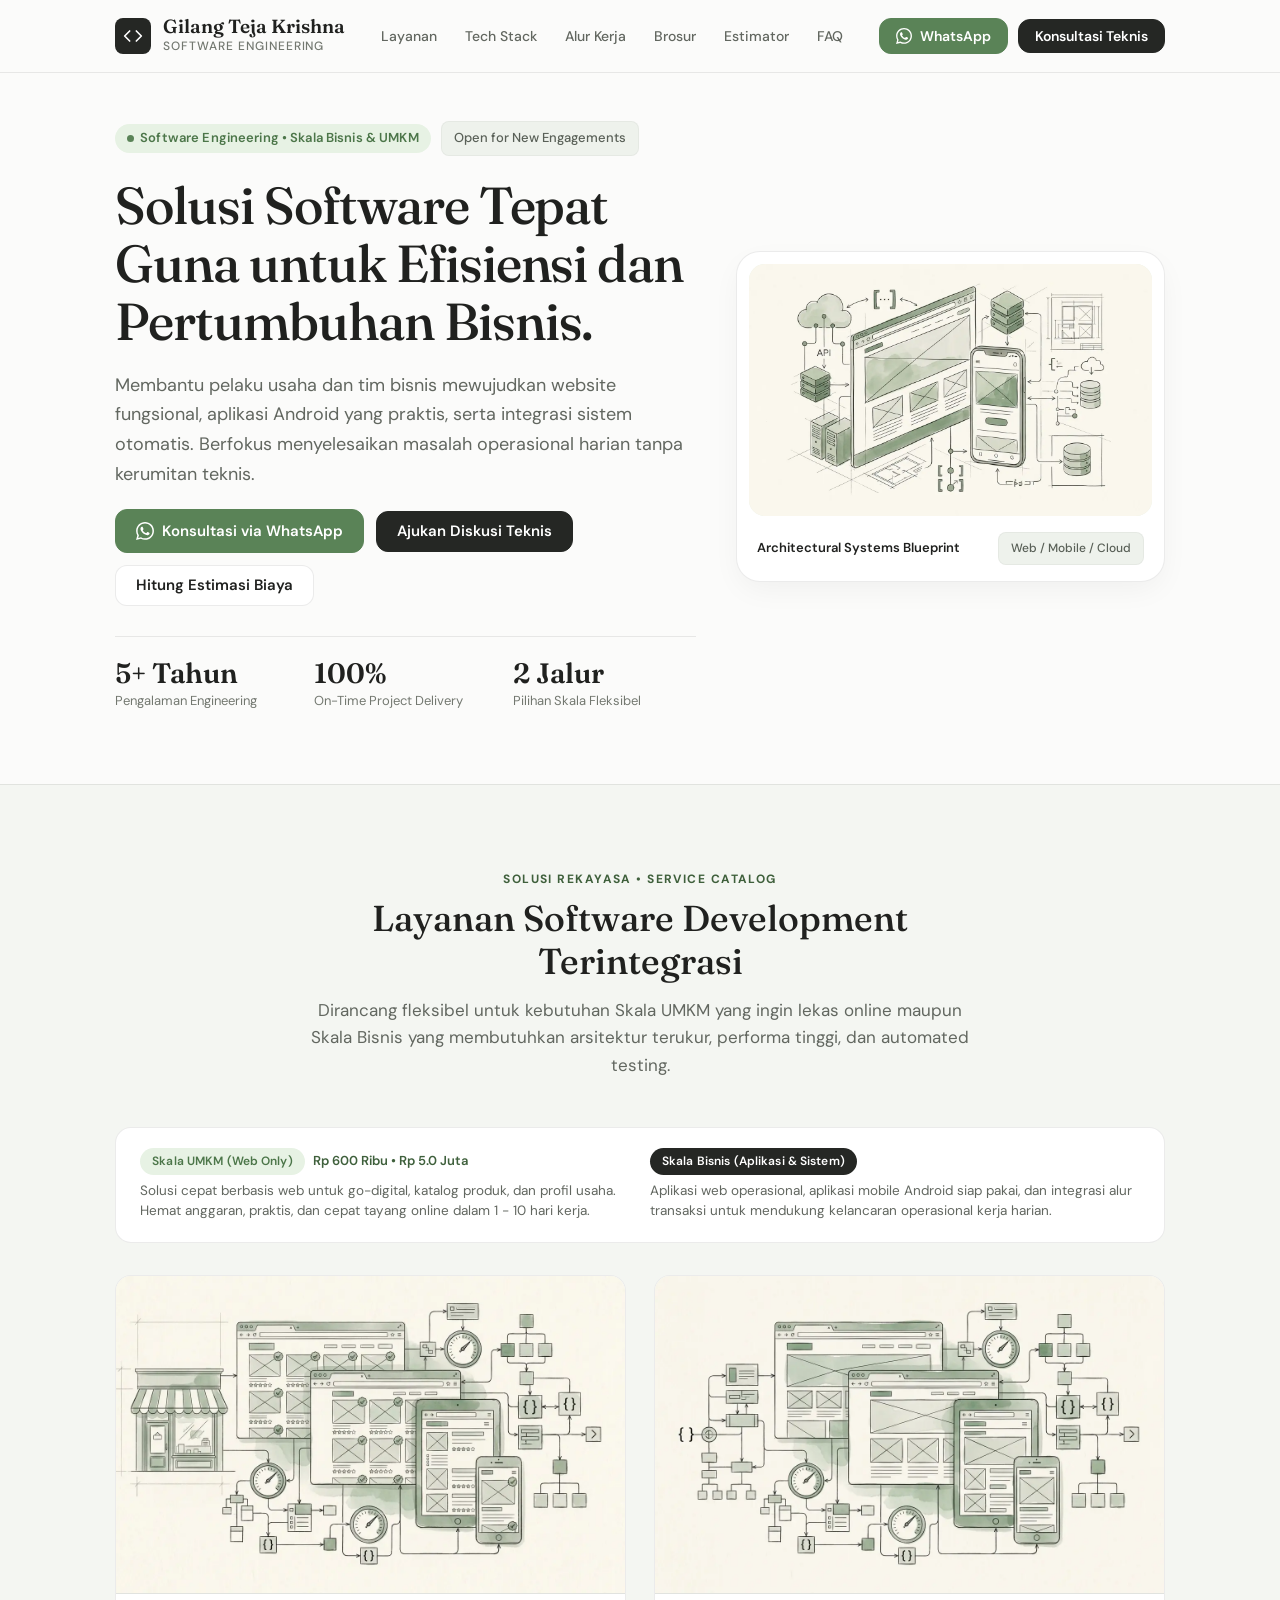
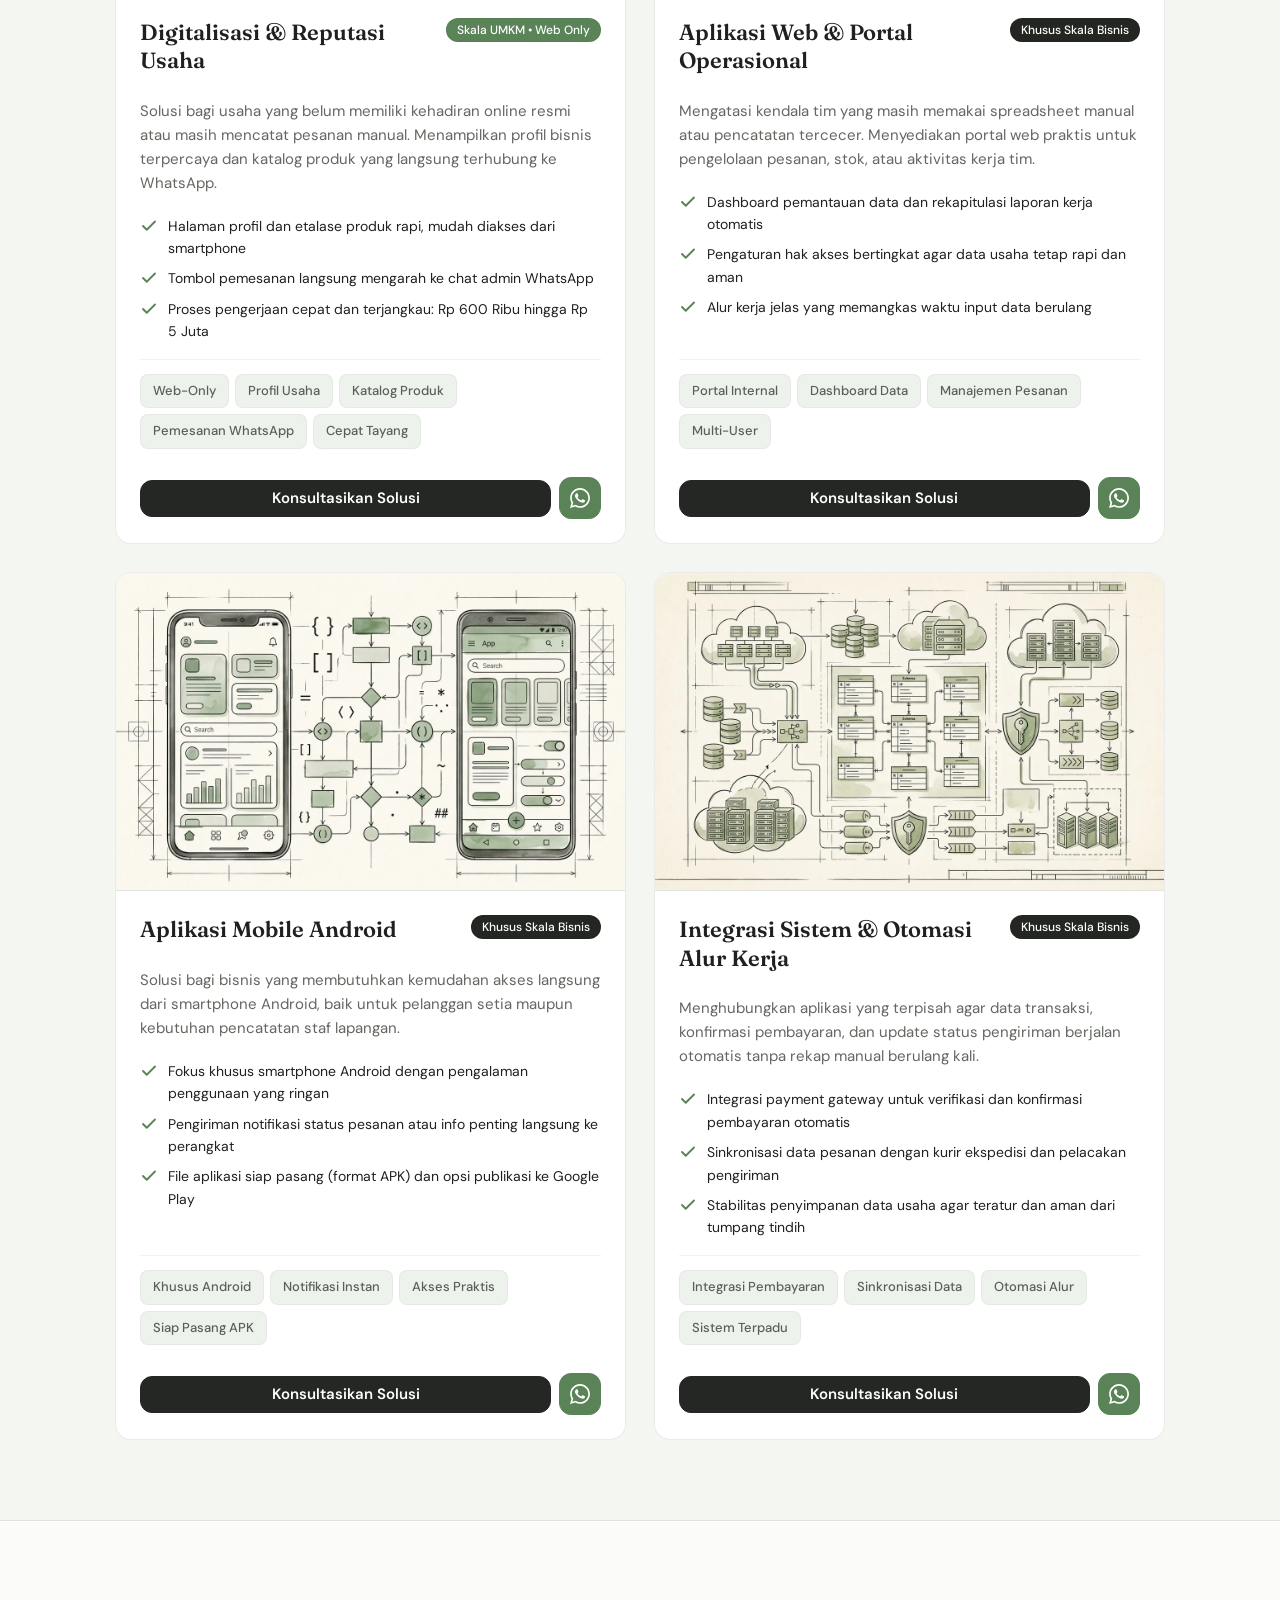
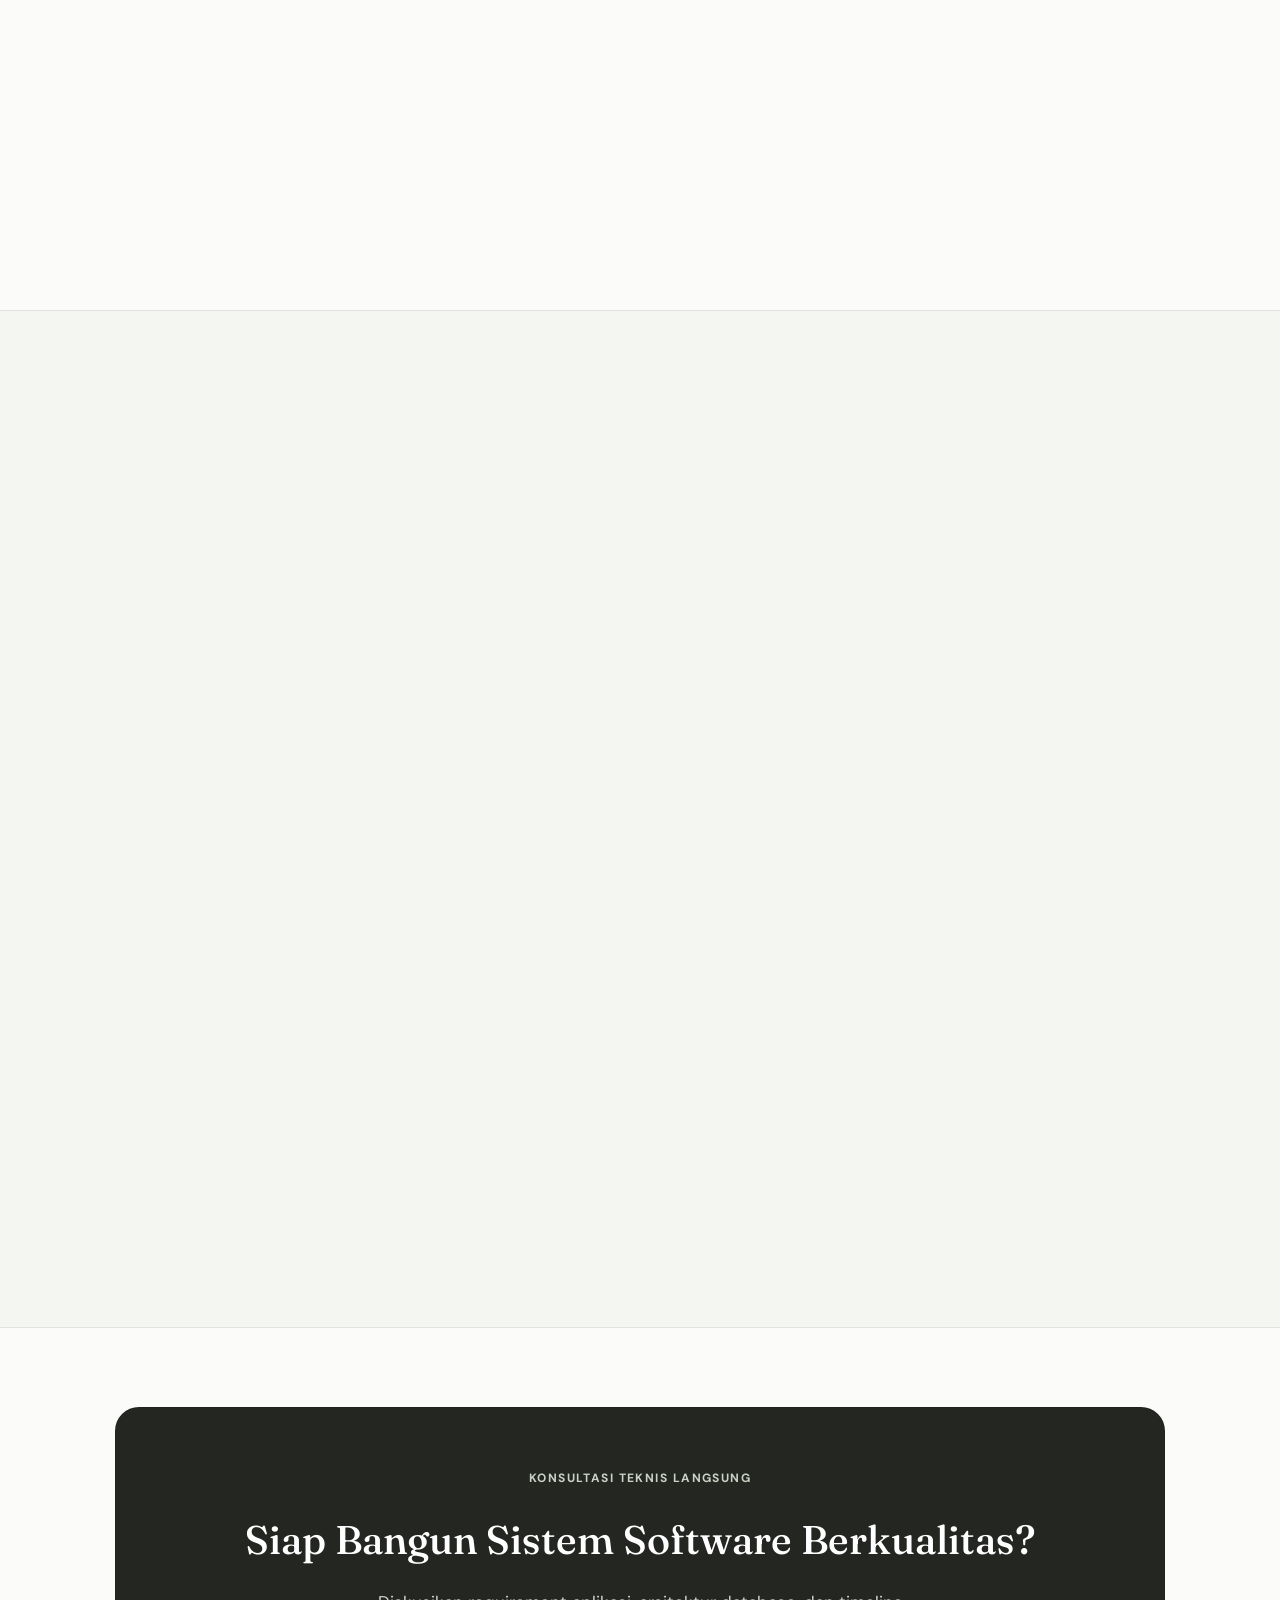
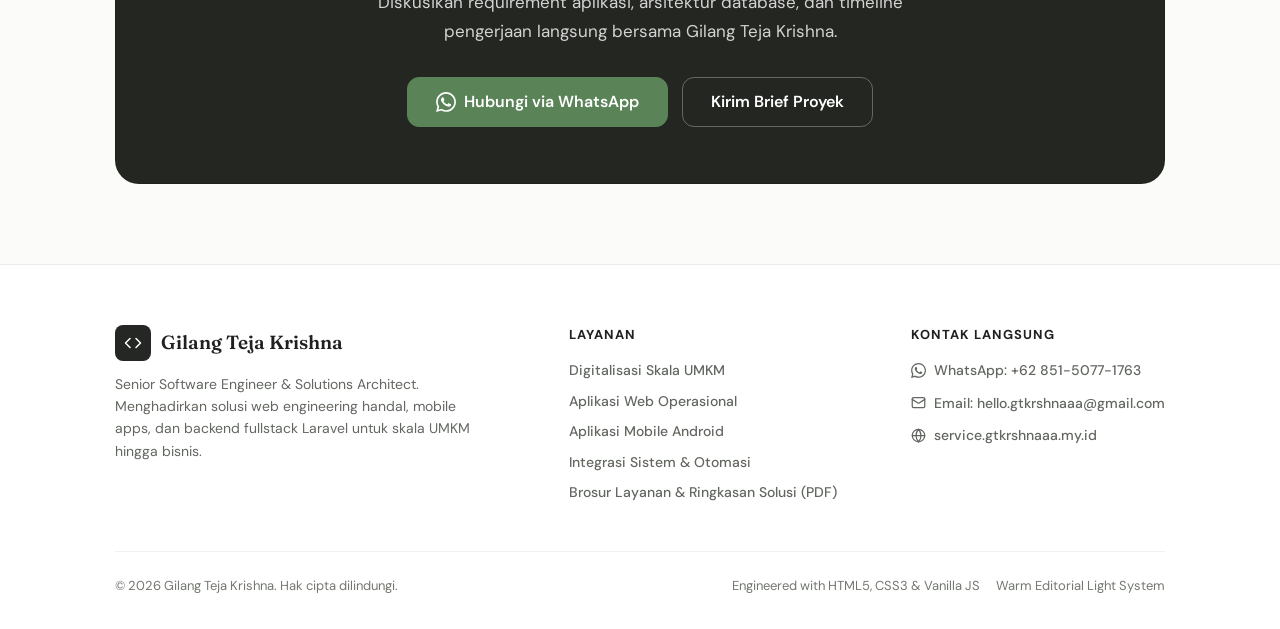
<file: index.html>
<!DOCTYPE html>
<html lang="id">
<head>
  <meta charset="UTF-8">
  <meta name="viewport" content="width=device-width, initial-scale=1.0">
  <title>Gilang Teja Krishna | Software Engineering Services &amp; Solusi Web</title>
  <meta name="description" content="Layanan software engineering profesional oleh Gilang Teja Krishna. Solusi tepat guna untuk Skala UMKM (web-only, landing page hingga sistem web terpadu) dan Skala Bisnis (aplikasi web operasional, mobile app Android, dan integrasi sistem).">

  <!-- Typography: Fraunces & DM Sans -->
  <link rel="preconnect" href="https://fonts.googleapis.com">
  <link rel="preconnect" href="https://fonts.gstatic.com" crossorigin>
  <link href="https://fonts.googleapis.com/css2?family=DM+Sans:ital,opsz,wght@0,9..40,400..700;1,9..40,400..700&family=Fraunces:ital,opsz,wght@0,9..144,400..700;1,9..144,400..700&display=swap" rel="stylesheet">

  <!-- Core Stylesheets -->
  <link rel="stylesheet" href="assets/css/tokens.css">
  <link rel="stylesheet" href="assets/css/components.css">
  <link rel="stylesheet" href="assets/css/layout.css">
  <link rel="stylesheet" href="assets/css/sections.css">
</head>
<body>

  <!-- Site Navigation Header -->
  <header class="site-header">
    <div class="container header-inner">
      <a href="#" class="brand-logo" aria-label="Gilang Teja Krishna Homepage">
        <div class="brand-icon">
          <svg width="20" height="20" viewBox="0 0 24 24" fill="none" stroke="currentColor" stroke-width="2" stroke-linecap="round" stroke-linejoin="round">
            <polyline points="16 18 22 12 16 6"></polyline>
            <polyline points="8 6 2 12 8 18"></polyline>
          </svg>
        </div>
        <div>
          <div class="brand-title">Gilang Teja Krishna</div>
          <div class="brand-subtitle">Software Engineering</div>
        </div>
      </a>

      <nav class="nav-desktop">
        <a href="#services" class="nav-link">Layanan</a>
        <a href="#tech-stack" class="nav-link">Tech Stack</a>
        <a href="#process" class="nav-link">Alur Kerja</a>
        <a href="#brochure" class="nav-link">Brosur</a>
        <a href="#pricing" class="nav-link">Estimator</a>
        <a href="#faq" class="nav-link">FAQ</a>
      </nav>

      <div class="header-actions">
        <a href="https://wa.me/6285150771763?text=Halo%20Gilang%20Teja%20Krishna%2C%20saya%20ingin%20konsultasi%20mengenai%20proyek%20software." target="_blank" rel="noopener noreferrer" class="btn btn-whatsapp header-wa-btn">
          <svg width="16" height="16" viewBox="0 0 24 24" fill="currentColor" aria-hidden="true">
            <path d="M.057 24l1.687-6.163c-1.041-1.804-1.588-3.849-1.587-5.946.003-6.556 5.338-11.891 11.893-11.891 3.181.001 6.167 1.24 8.413 3.488 2.245 2.248 3.481 5.236 3.48 8.414-.003 6.557-5.338 11.892-11.893 11.892-1.99-.001-3.951-.5-5.688-1.448l-6.305 1.654zm6.597-3.807c1.676.995 3.276 1.591 5.392 1.592 5.448 0 9.886-4.434 9.889-9.885.002-5.462-4.415-9.89-9.881-9.892-5.452 0-9.887 4.434-9.889 9.884-.001 2.225.651 3.891 1.746 5.634l-.999 3.648 3.742-.981zm11.387-5.464c-.074-.124-.272-.198-.57-.347-.297-.149-1.758-.868-2.031-.967-.272-.099-.47-.149-.669.149-.198.297-.768.967-.941 1.165-.173.198-.347.223-.644.074-.297-.149-1.255-.462-2.39-1.475-.883-.788-1.48-1.761-1.653-2.059-.173-.297-.018-.458.13-.606.134-.133.297-.347.446-.521.151-.172.2-.296.3-.495.099-.198.05-.372-.025-.521-.075-.148-.669-1.611-.916-2.206-.242-.579-.487-.501-.669-.51l-.57-.01c-.198 0-.52.074-.792.372s-1.04 1.016-1.04 2.479 1.065 2.876 1.213 3.074c.149.198 2.095 3.2 5.076 4.487.709.306 1.263.489 1.694.626.712.226 1.36.194 1.872.118.571-.085 1.758-.719 2.006-1.413.248-.695.248-1.29.173-1.414z"/>
          </svg>
          <span class="header-wa-label">WhatsApp</span>
        </a>

        <button class="btn btn-primary header-consult-btn" data-open-modal>
          Konsultasi Teknis
        </button>

        <button id="mobile-menu-toggle" class="mobile-toggle" aria-label="Toggle Navigation">
          <svg width="20" height="20" viewBox="0 0 24 24" fill="none" stroke="currentColor" stroke-width="2" stroke-linecap="round" stroke-linejoin="round">
            <line x1="3" y1="12" x2="21" y2="12"></line>
            <line x1="3" y1="6" x2="21" y2="6"></line>
            <line x1="3" y1="18" x2="21" y2="18"></line>
          </svg>
        </button>
      </div>
    </div>
  </header>

  <!-- Mobile Drawer Menu -->
  <div id="mobile-drawer-backdrop" class="mobile-drawer-backdrop"></div>
  <aside id="mobile-drawer" class="mobile-drawer" aria-label="Mobile Navigation Drawer">
    <div class="drawer-header">
      <div class="brand-title">Gilang Teja Krishna</div>
      <button id="mobile-drawer-close" class="btn btn-secondary" style="padding: 6px; border-radius: var(--radius-sm);" aria-label="Close Drawer">
        <svg width="18" height="18" viewBox="0 0 24 24" fill="none" stroke="currentColor" stroke-width="2" stroke-linecap="round" stroke-linejoin="round">
          <line x1="18" y1="6" x2="6" y2="18"></line>
          <line x1="6" y1="6" x2="18" y2="18"></line>
        </svg>
      </button>
    </div>
    <nav class="drawer-nav">
      <a href="#services" class="drawer-link">Layanan</a>
      <a href="#tech-stack" class="drawer-link">Tech Stack</a>
      <a href="#process" class="drawer-link">Alur Kerja</a>
      <a href="#brochure" class="drawer-link">Brosur Layanan</a>
      <a href="#pricing" class="drawer-link">Kalkulator Estimasi</a>
      <a href="#faq" class="drawer-link">Tanya Jawab (FAQ)</a>
    </nav>
    <div style="margin-top: auto; display: flex; flex-direction: column; gap: 10px;">
      <a href="https://wa.me/6285150771763?text=Halo%20Gilang%2C%20saya%20ingin%20konsultasi%20mengenai%20proyek%20software." target="_blank" rel="noopener noreferrer" class="btn btn-whatsapp" style="width: 100%;">
        <svg width="18" height="18" viewBox="0 0 24 24" fill="currentColor" aria-hidden="true">
          <path d="M.057 24l1.687-6.163c-1.041-1.804-1.588-3.849-1.587-5.946.003-6.556 5.338-11.891 11.893-11.891 3.181.001 6.167 1.24 8.413 3.488 2.245 2.248 3.481 5.236 3.48 8.414-.003 6.557-5.338 11.892-11.893 11.892-1.99-.001-3.951-.5-5.688-1.448l-6.305 1.654zm6.597-3.807c1.676.995 3.276 1.591 5.392 1.592 5.448 0 9.886-4.434 9.889-9.885.002-5.462-4.415-9.89-9.881-9.892-5.452 0-9.887 4.434-9.889 9.884-.001 2.225.651 3.891 1.746 5.634l-.999 3.648 3.742-.981zm11.387-5.464c-.074-.124-.272-.198-.57-.347-.297-.149-1.758-.868-2.031-.967-.272-.099-.47-.149-.669.149-.198.297-.768.967-.941 1.165-.173.198-.347.223-.644.074-.297-.149-1.255-.462-2.39-1.475-.883-.788-1.48-1.761-1.653-2.059-.173-.297-.018-.458.13-.606.134-.133.297-.347.446-.521.151-.172.2-.296.3-.495.099-.198.05-.372-.025-.521-.075-.148-.669-1.611-.916-2.206-.242-.579-.487-.501-.669-.51l-.57-.01c-.198 0-.52.074-.792.372s-1.04 1.016-1.04 2.479 1.065 2.876 1.213 3.074c.149.198 2.095 3.2 5.076 4.487.709.306 1.263.489 1.694.626.712.226 1.36.194 1.872.118.571-.085 1.758-.719 2.006-1.413.248-.695.248-1.29.173-1.414z"/>
        </svg>
        Hubungi via WhatsApp
      </a>
      <button class="btn btn-primary" data-open-modal style="width: 100%;">
        Ajukan Konsultasi
      </button>
    </div>
  </aside>

  <!-- Hero Section -->
  <section class="section" style="padding-top: 48px; padding-bottom: 72px;">
    <div class="container">
      <div class="hero-grid">
        <div class="hero-content">
          <div style="display: flex; align-items: center; gap: 10px; flex-wrap: wrap;">
            <span class="pill-badge">
              <span class="dot"></span>
              Software Engineering &bull; Skala Bisnis &amp; UMKM
            </span>
            <span class="chip">Open for New Engagements</span>
          </div>

          <h1 class="hero-title">
            Solusi Software Tepat Guna untuk Efisiensi dan Pertumbuhan Bisnis.
          </h1>

          <p class="hero-subtitle">
            Membantu pelaku usaha dan tim bisnis mewujudkan website fungsional, aplikasi Android yang praktis, serta integrasi sistem otomatis. Berfokus menyelesaikan masalah operasional harian tanpa kerumitan teknis.
          </p>

          <div class="hero-actions">
            <a href="https://wa.me/6285150771763?text=Halo%20Gilang%20Teja%20Krishna%2C%20saya%20ingin%20konsultasi%20mengenai%20layanan%20software%20engineering." target="_blank" rel="noopener noreferrer" class="btn btn-whatsapp">
              <svg width="18" height="18" viewBox="0 0 24 24" fill="currentColor" aria-hidden="true">
                <path d="M.057 24l1.687-6.163c-1.041-1.804-1.588-3.849-1.587-5.946.003-6.556 5.338-11.891 11.893-11.891 3.181.001 6.167 1.24 8.413 3.488 2.245 2.248 3.481 5.236 3.48 8.414-.003 6.557-5.338 11.892-11.893 11.892-1.99-.001-3.951-.5-5.688-1.448l-6.305 1.654zm6.597-3.807c1.676.995 3.276 1.591 5.392 1.592 5.448 0 9.886-4.434 9.889-9.885.002-5.462-4.415-9.89-9.881-9.892-5.452 0-9.887 4.434-9.889 9.884-.001 2.225.651 3.891 1.746 5.634l-.999 3.648 3.742-.981zm11.387-5.464c-.074-.124-.272-.198-.57-.347-.297-.149-1.758-.868-2.031-.967-.272-.099-.47-.149-.669.149-.198.297-.768.967-.941 1.165-.173.198-.347.223-.644.074-.297-.149-1.255-.462-2.39-1.475-.883-.788-1.48-1.761-1.653-2.059-.173-.297-.018-.458.13-.606.134-.133.297-.347.446-.521.151-.172.2-.296.3-.495.099-.198.05-.372-.025-.521-.075-.148-.669-1.611-.916-2.206-.242-.579-.487-.501-.669-.51l-.57-.01c-.198 0-.52.074-.792.372s-1.04 1.016-1.04 2.479 1.065 2.876 1.213 3.074c.149.198 2.095 3.2 5.076 4.487.709.306 1.263.489 1.694.626.712.226 1.36.194 1.872.118.571-.085 1.758-.719 2.006-1.413.248-.695.248-1.29.173-1.414z"/>
              </svg>
              <span>Konsultasi via WhatsApp</span>
            </a>

            <button class="btn btn-primary" data-open-modal>
              Ajukan Diskusi Teknis
            </button>

            <a href="#pricing" class="btn btn-secondary">
              Hitung Estimasi Biaya
            </a>
          </div>

          <div class="hero-stats">
            <div class="stat-item">
              <div class="stat-value">5+ Tahun</div>
              <div class="stat-label">Pengalaman Engineering</div>
            </div>
            <div class="stat-item">
              <div class="stat-value">100%</div>
              <div class="stat-label">On-Time Project Delivery</div>
            </div>
            <div class="stat-item">
              <div class="stat-value">2 Jalur</div>
              <div class="stat-label">Pilihan Skala Fleksibel</div>
            </div>
          </div>
        </div>

        <div class="hero-visual-card">
          <div class="hero-image-wrapper">
            <picture>
              <source srcset="assets/images/hero-software-architecture.webp" type="image/webp">
              <img src="assets/images/hero-software-architecture.jpg" alt="Architectural 2D sketch of multi-platform software systems, web applications, and cloud architecture" loading="eager" fetchpriority="high" decoding="async" width="700" height="438">
            </picture>
          </div>
          <div style="padding: 16px 8px 4px; display: flex; align-items: center; justify-content: space-between; flex-wrap: wrap; gap: 8px;">
            <div style="font-size: 0.8125rem; font-weight: 600; color: var(--text-primary);">
              Architectural Systems Blueprint
            </div>
            <span class="chip" style="font-size: 0.75rem;">Web / Mobile / Cloud</span>
          </div>
        </div>
      </div>
    </div>
  </section>

  <!-- Services Catalog Section -->
  <section id="services" class="section section-alt">
    <div class="container">
      <div class="section-header text-center">
        <span class="eyebrow">Solusi Rekayasa &bull; Service Catalog</span>
        <h2 class="section-title">Layanan Software Development Terintegrasi</h2>
        <p class="section-description">
          Dirancang fleksibel untuk kebutuhan Skala UMKM yang ingin lekas online maupun Skala Bisnis yang membutuhkan arsitektur terukur, performa tinggi, dan automated testing.
        </p>
      </div>

      <!-- Scope Tiers Banner -->
      <div class="scope-tiers-banner">
        <div style="flex: 1; min-width: 260px;">
          <div style="display: flex; align-items: center; gap: 8px; margin-bottom: 6px;">
            <span class="pill-badge" style="font-size: 0.75rem;">Skala UMKM (Web Only)</span>
            <span style="font-size: 0.8125rem; font-weight: 600; color: var(--accent-sage-dark);">Rp 600 Ribu &bull; Rp 5.0 Juta</span>
          </div>
          <div style="font-size: 0.84375rem; color: var(--text-secondary); line-height: 1.5;">
            Solusi cepat berbasis web untuk go-digital, katalog produk, dan profil usaha. Hemat anggaran, praktis, dan cepat tayang online dalam 1 - 10 hari kerja.
          </div>
        </div>
        <div style="flex: 1; min-width: 260px;">
          <div style="display: flex; align-items: center; gap: 8px; margin-bottom: 6px;">
            <span class="pill-badge" style="font-size: 0.75rem; background-color: #252724; color: #ffffff;">Skala Bisnis (Aplikasi &amp; Sistem)</span>
          </div>
          <div style="font-size: 0.84375rem; color: var(--text-secondary); line-height: 1.5;">
            Aplikasi web operasional, aplikasi mobile Android siap pakai, dan integrasi alur transaksi untuk mendukung kelancaran operasional kerja harian.
          </div>
        </div>
      </div>

      <div class="grid-2">
        <!-- Service 1: Web Engineering -->
        <article class="card-editorial service-card">
          <div class="service-card-visual">
            <picture>
              <source srcset="assets/images/service-digitalisasi-umkm.webp" type="image/webp">
              <img src="assets/images/service-digitalisasi-umkm.jpg" alt="Ilustrasi sketsa arsitektur 2D toko fisik UMKM terhubung ke web katalog dan etalase digital" loading="lazy" decoding="async" width="600" height="375">
            </picture>
          </div>
          <div class="service-card-body">
            <div class="service-card-header">
              <h3 class="service-title" style="margin-bottom: 0;">Digitalisasi &amp; Reputasi Usaha</h3>
              <span class="chip chip-scope" style="background-color: var(--accent-sage); color: #ffffff;">Skala UMKM &bull; Web Only</span>
            </div>
            <p class="service-desc">
              Solusi bagi usaha yang belum memiliki kehadiran online resmi atau masih mencatat pesanan manual. Menampilkan profil bisnis terpercaya dan katalog produk yang langsung terhubung ke WhatsApp.
            </p>
            <ul class="service-features">
              <li class="service-feature-item">
                <svg viewBox="0 0 24 24" fill="none" stroke="currentColor" stroke-width="2.5" stroke-linecap="round" stroke-linejoin="round">
                  <polyline points="20 6 9 17 4 12"></polyline>
                </svg>
                <span>Halaman profil dan etalase produk rapi, mudah diakses dari smartphone</span>
              </li>
              <li class="service-feature-item">
                <svg viewBox="0 0 24 24" fill="none" stroke="currentColor" stroke-width="2.5" stroke-linecap="round" stroke-linejoin="round">
                  <polyline points="20 6 9 17 4 12"></polyline>
                </svg>
                <span>Tombol pemesanan langsung mengarah ke chat admin WhatsApp</span>
              </li>
              <li class="service-feature-item">
                <svg viewBox="0 0 24 24" fill="none" stroke="currentColor" stroke-width="2.5" stroke-linecap="round" stroke-linejoin="round">
                  <polyline points="20 6 9 17 4 12"></polyline>
                </svg>
                <span>Proses pengerjaan cepat dan terjangkau: Rp 600 Ribu hingga Rp 5 Juta</span>
              </li>
            </ul>
            <div class="service-tech-tags">
              <span class="chip">Web-Only</span>
              <span class="chip">Profil Usaha</span>
              <span class="chip">Katalog Produk</span>
              <span class="chip">Pemesanan WhatsApp</span>
              <span class="chip">Cepat Tayang</span>
            </div>
            <div style="display: flex; gap: 8px; margin-top: 12px; align-items: center;">
              <button class="btn btn-primary" data-open-modal data-service-preselect="UMKM - Landing Page" style="flex: 1; padding: 10px 14px;">
                Konsultasikan Solusi
              </button>
              <a href="https://wa.me/6285150771763?text=Halo%20Gilang%2C%20saya%20tertarik%20dengan%20solusi%20digitalisasi%20usaha%20UMKM." target="_blank" rel="noopener noreferrer" class="btn btn-whatsapp btn-icon-only" aria-label="WhatsApp UMKM Inquiry">
                <svg width="20" height="20" viewBox="0 0 24 24" fill="currentColor" aria-hidden="true">
                  <path d="M.057 24l1.687-6.163c-1.041-1.804-1.588-3.849-1.587-5.946.003-6.556 5.338-11.891 11.893-11.891 3.181.001 6.167 1.24 8.413 3.488 2.245 2.248 3.481 5.236 3.48 8.414-.003 6.557-5.338 11.892-11.893 11.892-1.99-.001-3.951-.5-5.688-1.448l-6.305 1.654zm6.597-3.807c1.676.995 3.276 1.591 5.392 1.592 5.448 0 9.886-4.434 9.889-9.885.002-5.462-4.415-9.89-9.881-9.892-5.452 0-9.887 4.434-9.889 9.884-.001 2.225.651 3.891 1.746 5.634l-.999 3.648 3.742-.981zm11.387-5.464c-.074-.124-.272-.198-.57-.347-.297-.149-1.758-.868-2.031-.967-.272-.099-.47-.149-.669.149-.198.297-.768.967-.941 1.165-.173.198-.347.223-.644.074-.297-.149-1.255-.462-2.39-1.475-.883-.788-1.48-1.761-1.653-2.059-.173-.297-.018-.458.13-.606.134-.133.297-.347.446-.521.151-.172.2-.296.3-.495.099-.198.05-.372-.025-.521-.075-.148-.669-1.611-.916-2.206-.242-.579-.487-.501-.669-.51l-.57-.01c-.198 0-.52.074-.792.372s-1.04 1.016-1.04 2.479 1.065 2.876 1.213 3.074c.149.198 2.095 3.2 5.076 4.487.709.306 1.263.489 1.694.626.712.226 1.36.194 1.872.118.571-.085 1.758-.719 2.006-1.413.248-.695.248-1.29.173-1.414z"/>
                </svg>
              </a>
            </div>
          </div>
        </article>

        <!-- Service 2: Aplikasi Web & Portal Operasional -->
        <article class="card-editorial service-card">
          <div class="service-card-visual">
            <picture>
              <source srcset="assets/images/service-web-engineering.webp" type="image/webp">
              <img src="assets/images/service-web-engineering.jpg" alt="Ilustrasi sketsa arsitektur 2D aplikasi web responsif dan portal manajemen operasional bisnis" loading="lazy" decoding="async" width="600" height="375">
            </picture>
          </div>
          <div class="service-card-body">
            <div class="service-card-header">
              <h3 class="service-title" style="margin-bottom: 0;">Aplikasi Web &amp; Portal Operasional</h3>
              <span class="chip chip-scope" style="background-color: var(--surface-dark); color: #ffffff;">Khusus Skala Bisnis</span>
            </div>
            <p class="service-desc">
              Mengatasi kendala tim yang masih memakai spreadsheet manual atau pencatatan tercecer. Menyediakan portal web praktis untuk pengelolaan pesanan, stok, atau aktivitas kerja tim.
            </p>
            <ul class="service-features">
              <li class="service-feature-item">
                <svg viewBox="0 0 24 24" fill="none" stroke="currentColor" stroke-width="2.5" stroke-linecap="round" stroke-linejoin="round">
                  <polyline points="20 6 9 17 4 12"></polyline>
                </svg>
                <span>Dashboard pemantauan data dan rekapitulasi laporan kerja otomatis</span>
              </li>
              <li class="service-feature-item">
                <svg viewBox="0 0 24 24" fill="none" stroke="currentColor" stroke-width="2.5" stroke-linecap="round" stroke-linejoin="round">
                  <polyline points="20 6 9 17 4 12"></polyline>
                </svg>
                <span>Pengaturan hak akses bertingkat agar data usaha tetap rapi dan aman</span>
              </li>
              <li class="service-feature-item">
                <svg viewBox="0 0 24 24" fill="none" stroke="currentColor" stroke-width="2.5" stroke-linecap="round" stroke-linejoin="round">
                  <polyline points="20 6 9 17 4 12"></polyline>
                </svg>
                <span>Alur kerja jelas yang memangkas waktu input data berulang</span>
              </li>
            </ul>
            <div class="service-tech-tags">
              <span class="chip">Portal Internal</span>
              <span class="chip">Dashboard Data</span>
              <span class="chip">Manajemen Pesanan</span>
              <span class="chip">Multi-User</span>
            </div>
            <div style="display: flex; gap: 8px; margin-top: 12px; align-items: center;">
              <button class="btn btn-primary" data-open-modal data-service-preselect="Web Application" style="flex: 1; padding: 10px 14px;">
                Konsultasikan Solusi
              </button>
              <a href="https://wa.me/6285150771763?text=Halo%20Gilang%2C%20saya%20tertarik%20dengan%20Aplikasi%20Web%20dan%20Portal%20Operasional." target="_blank" rel="noopener noreferrer" class="btn btn-whatsapp btn-icon-only" aria-label="WhatsApp Web Inquiry">
                <svg width="20" height="20" viewBox="0 0 24 24" fill="currentColor" aria-hidden="true">
                  <path d="M.057 24l1.687-6.163c-1.041-1.804-1.588-3.849-1.587-5.946.003-6.556 5.338-11.891 11.893-11.891 3.181.001 6.167 1.24 8.413 3.488 2.245 2.248 3.481 5.236 3.48 8.414-.003 6.557-5.338 11.892-11.893 11.892-1.99-.001-3.951-.5-5.688-1.448l-6.305 1.654zm6.597-3.807c1.676.995 3.276 1.591 5.392 1.592 5.448 0 9.886-4.434 9.889-9.885.002-5.462-4.415-9.89-9.881-9.892-5.452 0-9.887 4.434-9.889 9.884-.001 2.225.651 3.891 1.746 5.634l-.999 3.648 3.742-.981zm11.387-5.464c-.074-.124-.272-.198-.57-.347-.297-.149-1.758-.868-2.031-.967-.272-.099-.47-.149-.669.149-.198.297-.768.967-.941 1.165-.173.198-.347.223-.644.074-.297-.149-1.255-.462-2.39-1.475-.883-.788-1.48-1.761-1.653-2.059-.173-.297-.018-.458.13-.606.134-.133.297-.347.446-.521.151-.172.2-.296.3-.495.099-.198.05-.372-.025-.521-.075-.148-.669-1.611-.916-2.206-.242-.579-.487-.501-.669-.51l-.57-.01c-.198 0-.52.074-.792.372s-1.04 1.016-1.04 2.479 1.065 2.876 1.213 3.074c.149.198 2.095 3.2 5.076 4.487.709.306 1.263.489 1.694.626.712.226 1.36.194 1.872.118.571-.085 1.758-.719 2.006-1.413.248-.695.248-1.29.173-1.414z"/>
                </svg>
              </a>
            </div>
          </div>
        </article>

        <!-- Service 3: Aplikasi Mobile Android -->
        <article class="card-editorial service-card">
          <div class="service-card-visual">
            <picture>
              <source srcset="assets/images/service-mobile-apps.webp" type="image/webp">
              <img src="assets/images/service-mobile-apps.jpg" alt="Ilustrasi pembuatan aplikasi mobile Android untuk kemudahan akses pengguna" loading="lazy" decoding="async" width="600" height="375">
            </picture>
          </div>
          <div class="service-card-body">
            <div class="service-card-header">
              <h3 class="service-title" style="margin-bottom: 0;">Aplikasi Mobile Android</h3>
              <span class="chip chip-scope" style="background-color: var(--surface-dark); color: #ffffff;">Khusus Skala Bisnis</span>
            </div>
            <p class="service-desc">
              Solusi bagi bisnis yang membutuhkan kemudahan akses langsung dari smartphone Android, baik untuk pelanggan setia maupun kebutuhan pencatatan staf lapangan.
            </p>
            <ul class="service-features">
              <li class="service-feature-item">
                <svg viewBox="0 0 24 24" fill="none" stroke="currentColor" stroke-width="2.5" stroke-linecap="round" stroke-linejoin="round">
                  <polyline points="20 6 9 17 4 12"></polyline>
                </svg>
                <span>Fokus khusus smartphone Android dengan pengalaman penggunaan yang ringan</span>
              </li>
              <li class="service-feature-item">
                <svg viewBox="0 0 24 24" fill="none" stroke="currentColor" stroke-width="2.5" stroke-linecap="round" stroke-linejoin="round">
                  <polyline points="20 6 9 17 4 12"></polyline>
                </svg>
                <span>Pengiriman notifikasi status pesanan atau info penting langsung ke perangkat</span>
              </li>
              <li class="service-feature-item">
                <svg viewBox="0 0 24 24" fill="none" stroke="currentColor" stroke-width="2.5" stroke-linecap="round" stroke-linejoin="round">
                  <polyline points="20 6 9 17 4 12"></polyline>
                </svg>
                <span>File aplikasi siap pasang (format APK) dan opsi publikasi ke Google Play</span>
              </li>
            </ul>
            <div class="service-tech-tags">
              <span class="chip">Khusus Android</span>
              <span class="chip">Notifikasi Instan</span>
              <span class="chip">Akses Praktis</span>
              <span class="chip">Siap Pasang APK</span>
            </div>
            <div style="display: flex; gap: 8px; margin-top: 12px; align-items: center;">
              <button class="btn btn-primary" data-open-modal data-service-preselect="Mobile App" style="flex: 1; padding: 10px 14px;">
                Konsultasikan Solusi
              </button>
              <a href="https://wa.me/6285150771763?text=Halo%20Gilang%2C%20saya%20tertarik%20dengan%20pembuatan%20Aplikasi%20Mobile%20Android." target="_blank" rel="noopener noreferrer" class="btn btn-whatsapp btn-icon-only" aria-label="WhatsApp Android Inquiry">
                <svg width="20" height="20" viewBox="0 0 24 24" fill="currentColor" aria-hidden="true">
                  <path d="M.057 24l1.687-6.163c-1.041-1.804-1.588-3.849-1.587-5.946.003-6.556 5.338-11.891 11.893-11.891 3.181.001 6.167 1.24 8.413 3.488 2.245 2.248 3.481 5.236 3.48 8.414-.003 6.557-5.338 11.892-11.893 11.892-1.99-.001-3.951-.5-5.688-1.448l-6.305 1.654zm6.597-3.807c1.676.995 3.276 1.591 5.392 1.592 5.448 0 9.886-4.434 9.889-9.885.002-5.462-4.415-9.89-9.881-9.892-5.452 0-9.887 4.434-9.889 9.884-.001 2.225.651 3.891 1.746 5.634l-.999 3.648 3.742-.981zm11.387-5.464c-.074-.124-.272-.198-.57-.347-.297-.149-1.758-.868-2.031-.967-.272-.099-.47-.149-.669.149-.198.297-.768.967-.941 1.165-.173.198-.347.223-.644.074-.297-.149-1.255-.462-2.39-1.475-.883-.788-1.48-1.761-1.653-2.059-.173-.297-.018-.458.13-.606.134-.133.297-.347.446-.521.151-.172.2-.296.3-.495.099-.198.05-.372-.025-.521-.075-.148-.669-1.611-.916-2.206-.242-.579-.487-.501-.669-.51l-.57-.01c-.198 0-.52.074-.792.372s-1.04 1.016-1.04 2.479 1.065 2.876 1.213 3.074c.149.198 2.095 3.2 5.076 4.487.709.306 1.263.489 1.694.626.712.226 1.36.194 1.872.118.571-.085 1.758-.719 2.006-1.413.248-.695.248-1.29.173-1.414z"/>
                </svg>
              </a>
            </div>
          </div>
        </article>

        <!-- Service 4: Integrasi Sistem & Otomasi Alur Kerja -->
        <article class="card-editorial service-card">
          <div class="service-card-visual">
            <picture>
              <source srcset="assets/images/service-backend-laravel.webp" type="image/webp">
              <img src="assets/images/service-backend-laravel.jpg" alt="Ilustrasi integrasi sistem, pembayaran otomatis, dan database bisnis" loading="lazy" decoding="async" width="600" height="375">
            </picture>
          </div>
          <div class="service-card-body">
            <div class="service-card-header">
              <h3 class="service-title" style="margin-bottom: 0;">Integrasi Sistem &amp; Otomasi Alur Kerja</h3>
              <span class="chip chip-scope" style="background-color: var(--surface-dark); color: #ffffff;">Khusus Skala Bisnis</span>
            </div>
            <p class="service-desc">
              Menghubungkan aplikasi yang terpisah agar data transaksi, konfirmasi pembayaran, dan update status pengiriman berjalan otomatis tanpa rekap manual berulang kali.
            </p>
            <ul class="service-features">
              <li class="service-feature-item">
                <svg viewBox="0 0 24 24" fill="none" stroke="currentColor" stroke-width="2.5" stroke-linecap="round" stroke-linejoin="round">
                  <polyline points="20 6 9 17 4 12"></polyline>
                </svg>
                <span>Integrasi payment gateway untuk verifikasi dan konfirmasi pembayaran otomatis</span>
              </li>
              <li class="service-feature-item">
                <svg viewBox="0 0 24 24" fill="none" stroke="currentColor" stroke-width="2.5" stroke-linecap="round" stroke-linejoin="round">
                  <polyline points="20 6 9 17 4 12"></polyline>
                </svg>
                <span>Sinkronisasi data pesanan dengan kurir ekspedisi dan pelacakan pengiriman</span>
              </li>
              <li class="service-feature-item">
                <svg viewBox="0 0 24 24" fill="none" stroke="currentColor" stroke-width="2.5" stroke-linecap="round" stroke-linejoin="round">
                  <polyline points="20 6 9 17 4 12"></polyline>
                </svg>
                <span>Stabilitas penyimpanan data usaha agar teratur dan aman dari tumpang tindih</span>
              </li>
            </ul>
            <div class="service-tech-tags">
              <span class="chip">Integrasi Pembayaran</span>
              <span class="chip">Sinkronisasi Data</span>
              <span class="chip">Otomasi Alur</span>
              <span class="chip">Sistem Terpadu</span>
            </div>
            <div style="display: flex; gap: 8px; margin-top: 12px; align-items: center;">
              <button class="btn btn-primary" data-open-modal data-service-preselect="Laravel Fullstack" style="flex: 1; padding: 10px 14px;">
                Konsultasikan Solusi
              </button>
              <a href="https://wa.me/6285150771763?text=Halo%20Gilang%2C%20saya%20tertarik%20dengan%20layanan%20Integrasi%20Sistem%20dan%20Otomasi%20Alur%20Kerja." target="_blank" rel="noopener noreferrer" class="btn btn-whatsapp btn-icon-only" aria-label="WhatsApp Integration Inquiry">
                <svg width="20" height="20" viewBox="0 0 24 24" fill="currentColor" aria-hidden="true">
                  <path d="M.057 24l1.687-6.163c-1.041-1.804-1.588-3.849-1.587-5.946.003-6.556 5.338-11.891 11.893-11.891 3.181.001 6.167 1.24 8.413 3.488 2.245 2.248 3.481 5.236 3.48 8.414-.003 6.557-5.338 11.892-11.893 11.892-1.99-.001-3.951-.5-5.688-1.448l-6.305 1.654zm6.597-3.807c1.676.995 3.276 1.591 5.392 1.592 5.448 0 9.886-4.434 9.889-9.885.002-5.462-4.415-9.89-9.881-9.892-5.452 0-9.887 4.434-9.889 9.884-.001 2.225.651 3.891 1.746 5.634l-.999 3.648 3.742-.981zm11.387-5.464c-.074-.124-.272-.198-.57-.347-.297-.149-1.758-.868-2.031-.967-.272-.099-.47-.149-.669.149-.198.297-.768.967-.941 1.165-.173.198-.347.223-.644.074-.297-.149-1.255-.462-2.39-1.475-.883-.788-1.48-1.761-1.653-2.059-.173-.297-.018-.458.13-.606.134-.133.297-.347.446-.521.151-.172.2-.296.3-.495.099-.198.05-.372-.025-.521-.075-.148-.669-1.611-.916-2.206-.242-.579-.487-.501-.669-.51l-.57-.01c-.198 0-.52.074-.792.372s-1.04 1.016-1.04 2.479 1.065 2.876 1.213 3.074c.149.198 2.095 3.2 5.076 4.487.709.306 1.263.489 1.694.626.712.226 1.36.194 1.872.118.571-.085 1.758-.719 2.006-1.413.248-.695.248-1.29.173-1.414z"/>
                </svg>
              </a>
            </div>
          </div>
        </article>
      </div>
    </div>
  </section>

  <!-- Technology Stack Matrix -->
  <section id="tech-stack" class="section">
    <div class="container">
      <div class="section-header">
        <span class="eyebrow">Fondasi Teknologi &bull; Tech Stack</span>
        <h2 class="section-title">Teknologi Modern &amp; Battle-Hardened</h2>
        <p class="section-description">
          Memilih teknologi tepat guna untuk keandalan produksi jangka panjang tanpa dependensi berlebih atau paket usang.
        </p>
      </div>

      <div class="grid-3">
        <!-- Stack Card 1: Frontend & Web -->
        <div class="card-editorial" style="padding: 24px;">
          <div style="display: flex; align-items: center; gap: 12px; margin-bottom: 16px;">
            <div style="width: 40px; height: 40px; border-radius: var(--radius-sm); background-color: var(--hero-wash); color: var(--accent-sage-dark); display: flex; align-items: center; justify-content: center;">
              <svg width="22" height="22" viewBox="0 0 24 24" fill="none" stroke="currentColor" stroke-width="2" stroke-linecap="round" stroke-linejoin="round">
                <rect x="2" y="3" width="20" height="14" rx="2" ry="2"></rect>
                <line x1="8" y1="21" x2="16" y2="21"></line>
                <line x1="12" y1="17" x2="12" y2="21"></line>
              </svg>
            </div>
            <div>
              <h3 style="font-family: var(--font-display); font-size: 1.25rem; font-weight: 600;">Web Ecosystem</h3>
              <div style="font-size: 0.8125rem; color: var(--text-muted);">Frontend &amp; Responsive Web</div>
            </div>
          </div>
          <p style="font-size: 0.875rem; color: var(--text-secondary); margin-bottom: 16px; line-height: 1.6;">
            Building fluid, accessible, and reactive web applications tailored for speed and high conversion rates.
          </p>
          <div style="display: flex; flex-wrap: wrap; gap: 6px;">
            <span class="chip">JavaScript (ESNext)</span>
            <span class="chip">TypeScript</span>
            <span class="chip">React 19</span>
            <span class="chip">Next.js</span>
            <span class="chip">Tailwind CSS</span>
            <span class="chip">REST &amp; GraphQL</span>
          </div>
        </div>

        <!-- Stack Card 2: Mobile Ecosystem -->
        <div class="card-editorial" style="padding: 24px;">
          <div style="display: flex; align-items: center; gap: 12px; margin-bottom: 16px;">
            <div style="width: 40px; height: 40px; border-radius: var(--radius-sm); background-color: var(--hero-wash); color: var(--accent-sage-dark); display: flex; align-items: center; justify-content: center;">
              <svg width="22" height="22" viewBox="0 0 24 24" fill="none" stroke="currentColor" stroke-width="2" stroke-linecap="round" stroke-linejoin="round">
                <rect x="5" y="2" width="14" height="20" rx="2" ry="2"></rect>
                <line x1="12" y1="18" x2="12.01" y2="18"></line>
              </svg>
            </div>
            <div>
              <h3 style="font-family: var(--font-display); font-size: 1.25rem; font-weight: 600;">Mobile Ecosystem</h3>
              <div style="font-size: 0.8125rem; color: var(--text-muted);">Android Applications</div>
            </div>
          </div>
          <p style="font-size: 0.875rem; color: var(--text-secondary); margin-bottom: 16px; line-height: 1.6;">
            Aplikasi Android fungsional dengan antarmuka responsif, database lokal handal, dan notifikasi perangkat instan.
          </p>
          <div style="display: flex; flex-wrap: wrap; gap: 6px;">
            <span class="chip">Flutter</span>
            <span class="chip">Android SDK</span>
            <span class="chip">React Native</span>
            <span class="chip">Dart</span>
            <span class="chip">SQLite</span>
            <span class="chip">Push Notifications</span>
          </div>
        </div>

        <!-- Stack Card 3: Backend & Database -->
        <div class="card-editorial" style="padding: 24px;">
          <div style="display: flex; align-items: center; gap: 12px; margin-bottom: 16px;">
            <div style="width: 40px; height: 40px; border-radius: var(--radius-sm); background-color: var(--hero-wash); color: var(--accent-sage-dark); display: flex; align-items: center; justify-content: center;">
              <svg width="22" height="22" viewBox="0 0 24 24" fill="none" stroke="currentColor" stroke-width="2" stroke-linecap="round" stroke-linejoin="round">
                <ellipse cx="12" cy="5" rx="9" ry="3"></ellipse>
                <path d="M21 12c0 1.66-4 3-9 3s-9-1.34-9-3"></path>
                <path d="M3 5v14c0 1.66 4 3 9 3s9-1.34 9-3V5"></path>
              </svg>
            </div>
            <div>
              <h3 style="font-family: var(--font-display); font-size: 1.25rem; font-weight: 600;">Backend &amp; Cloud</h3>
              <div style="font-size: 0.8125rem; color: var(--text-muted);">Robust APIs &amp; Datastores</div>
            </div>
          </div>
          <p style="font-size: 0.875rem; color: var(--text-secondary); margin-bottom: 16px; line-height: 1.6;">
            Scalable backend architectures built with Laravel and Node.js. Resilient database schemas with ACID compliance.
          </p>
          <div style="display: flex; flex-wrap: wrap; gap: 6px;">
            <span class="chip">Laravel 11</span>
            <span class="chip">PHP 8.3+</span>
            <span class="chip">Node.js</span>
            <span class="chip">PostgreSQL</span>
            <span class="chip">MySQL</span>
            <span class="chip">Redis</span>
            <span class="chip">Docker</span>
          </div>
        </div>
      </div>
    </div>
  </section>

  <!-- Engineering Collaboration Process & Interactive Workflow -->
  <section id="process" class="section section-alt">
    <div class="container">
      <div class="section-header text-center">
        <span class="eyebrow">Alur Kerjasama Transparan &bull; Engineering Lifecycle</span>
        <h2 class="section-title">Alur Kolaborasi &amp; Pengerjaan Proyek</h2>
        <p class="section-description">
          Setiap proyek dikerjakan dengan alur pipeline terstruktur, demo live staging transparan, dan secara default tanpa uang muka (DP): seluruh transaksi diselesaikan di akhir setelah kamu puas menguji sistem.
        </p>
      </div>

      <div class="workflow-interactive-container" id="workflow-interactive">
        <!-- Interactive Stepper Tabs -->
        <div class="wf-stepper-wrapper">
          <div class="wf-stepper-track" role="tablist" aria-label="Alur Kerjasama Pengerjaan">
            <button type="button" class="wf-step-tab active" role="tab" aria-selected="true" data-step="0" id="wf-tab-0" aria-controls="wf-panel">
              <span class="wf-tab-num">01</span>
              <span class="wf-tab-label">Konsultasi &amp; Scope</span>
            </button>
            <button type="button" class="wf-step-tab" role="tab" aria-selected="false" data-step="1" id="wf-tab-1" aria-controls="wf-panel">
              <span class="wf-tab-num">02</span>
              <span class="wf-tab-label">Desain Arsitektur</span>
            </button>
            <button type="button" class="wf-step-tab" role="tab" aria-selected="false" data-step="2" id="wf-tab-2" aria-controls="wf-panel">
              <span class="wf-tab-num">03</span>
              <span class="wf-tab-label">Pengerjaan &amp; Demo</span>
            </button>
            <button type="button" class="wf-step-tab" role="tab" aria-selected="false" data-step="3" id="wf-tab-3" aria-controls="wf-panel">
              <span class="wf-tab-num">04</span>
              <span class="wf-tab-label">Uji Coba Bersama</span>
            </button>
            <button type="button" class="wf-step-tab" role="tab" aria-selected="false" data-step="4" id="wf-tab-4" aria-controls="wf-panel">
              <span class="wf-tab-num">05</span>
              <span class="wf-tab-label">Peluncuran &amp; Rilis</span>
            </button>
          </div>
          <div class="wf-progress-line">
            <div class="wf-progress-fill" id="wf-progress-bar"></div>
          </div>
        </div>

        <!-- Stage Showcase Box -->
        <div class="wf-stage-showcase" id="wf-panel" role="tabpanel" aria-labelledby="wf-tab-0">
          <div class="wf-stage-content">
            <div class="wf-stage-meta">
              <span class="wf-eyebrow-text" id="wf-stage-eyebrow">Tahap 01 &bull; Penjajakan Awal</span>
              <span class="wf-duration-badge">
                <svg width="12" height="12" viewBox="0 0 24 24" fill="none" stroke="currentColor" stroke-width="2.5" stroke-linecap="round" stroke-linejoin="round">
                  <circle cx="12" cy="12" r="10"></circle>
                  <polyline points="12 6 12 12 16 14"></polyline>
                </svg>
                <span id="wf-stage-duration">1-2 Hari</span>
              </span>
              <span class="chip" id="wf-stage-badge" style="font-size: 0.6875rem;">Default Tanpa DP (Bayar di Akhir)</span>
            </div>

            <h3 class="wf-title-text" id="wf-stage-title">Konsultasi &amp; Pemetaan Kebutuhan</h3>

            <p class="wf-summary-text" id="wf-stage-summary">
              Diskusi mendalam via WhatsApp atau Google Meet untuk membedah kendala bisnis kamu. Kita tentukan skala solusi yang tepat (UMKM atau Bisnis). Secara default tanpa uang muka (DP): seluruh transaksi pembayaran jasa dilakukan di akhir setelah proyek selesai dan siap diserahterimakan.
            </p>

            <div>
              <div class="wf-deliverables-title">Hasil Nyata yang Kamu Dapatkan</div>
              <ul class="wf-deliverables-list" id="wf-stage-deliverables">
                <li class="wf-deliverable-item">
                  <svg class="wf-check-icon" viewBox="0 0 24 24" fill="none" stroke="currentColor" stroke-width="2.5" stroke-linecap="round" stroke-linejoin="round">
                    <polyline points="20 6 9 17 4 12"></polyline>
                  </svg>
                  <span>Analisis masalah operasional &amp; spesifikasi kebutuhan sistem</span>
                </li>
                <li class="wf-deliverable-item">
                  <svg class="wf-check-icon" viewBox="0 0 24 24" fill="none" stroke="currentColor" stroke-width="2.5" stroke-linecap="round" stroke-linejoin="round">
                    <polyline points="20 6 9 17 4 12"></polyline>
                  </svg>
                  <span>Rekomendasi solusi &amp; pemilihan skala layanan yang realistis</span>
                </li>
                <li class="wf-deliverable-item">
                  <svg class="wf-check-icon" viewBox="0 0 24 24" fill="none" stroke="currentColor" stroke-width="2.5" stroke-linecap="round" stroke-linejoin="round">
                    <polyline points="20 6 9 17 4 12"></polyline>
                  </svg>
                  <span>Estimasi biaya transparan dan kesepakatan tanpa DP di muka</span>
                </li>
              </ul>
            </div>

            <div class="wf-client-role-box">
              <span class="wf-client-role-label">Peran Kamu di Tahap Ini</span>
              <p class="wf-client-role-text" id="wf-stage-client-role">
                Cukup ceritakan alur bisnis dan kebutuhan fitur. Tidak ada uang muka (DP) di awal, kecuali jika disepakati bersama bahwa klien memodali hal tertentu untuk pengembangan (seperti domain atau hosting).
              </p>
            </div>

            <div class="wf-stage-actions">
              <button class="btn btn-primary" data-open-modal data-service-preselect="Konsultasi Alur Kerjasama" id="wf-cta-btn" style="padding: 10px 18px;">
                Konsultasikan Proyek Sekarang
              </button>
              <button type="button" class="btn btn-secondary" id="wf-next-btn" style="padding: 10px 16px;">
                Tahap Berikutnya
                <svg width="14" height="14" viewBox="0 0 24 24" fill="none" stroke="currentColor" stroke-width="2.5" stroke-linecap="round" stroke-linejoin="round">
                  <polyline points="9 18 15 12 9 6"></polyline>
                </svg>
              </button>
            </div>
          </div>

          <!-- Animated Visual Simulation Display -->
          <div class="wf-stage-visual">
            <div class="wf-visual-wrapper" id="wf-visual-slot">
              <!-- Rendered via JS dynamically -->
            </div>
          </div>
        </div>

        <!-- Controls Toolbar -->
        <div class="wf-controls-bar">
          <div class="wf-controls-left">
            <button type="button" class="wf-autoplay-btn" id="wf-autoplay-toggle" aria-pressed="true">
              <span class="wf-autoplay-icon">
                <svg width="14" height="14" viewBox="0 0 24 24" fill="none" stroke="currentColor" stroke-width="2.5" stroke-linecap="round" stroke-linejoin="round">
                  <rect x="6" y="4" width="4" height="16" rx="1"></rect>
                  <rect x="14" y="4" width="4" height="16" rx="1"></rect>
                </svg>
              </span>
              <span class="wf-autoplay-label">Jeda Otomatis</span>
            </button>
            <span style="font-size: 0.8125rem; color: var(--text-secondary);">
              Animasi alur berganti otomatis per tahap
            </span>
          </div>

          <div class="wf-controls-right">
            <button type="button" class="wf-nav-btn" id="wf-prev-btn" aria-label="Tahap Sebelumnya">
              <svg width="14" height="14" viewBox="0 0 24 24" fill="none" stroke="currentColor" stroke-width="2.5" stroke-linecap="round" stroke-linejoin="round">
                <polyline points="15 18 9 12 15 6"></polyline>
              </svg>
              <span>Sebelumnya</span>
            </button>
            <button type="button" class="wf-nav-btn" id="wf-next-btn-2" aria-label="Tahap Selanjutnya">
              <span>Selanjutnya</span>
              <svg width="14" height="14" viewBox="0 0 24 24" fill="none" stroke="currentColor" stroke-width="2.5" stroke-linecap="round" stroke-linejoin="round">
                <polyline points="9 18 15 12 9 6"></polyline>
              </svg>
            </button>
          </div>
        </div>
      </div>
    </div>
  </section>

  <!-- Capabilities Brochure & Executive Summary Deck -->
  <section id="brochure" class="section" style="background-color: var(--canvas-bg); border-top: 1px solid var(--border-hairline);">
    <div class="container">
      <div class="brochure-preview-card">
        <div class="brochure-preview-grid">
          <div>
            <div class="pill-badge" style="margin-bottom: 16px;">
              <span class="dot"></span>
              Dokumen Kapabilitas Resmi
            </div>
            <h2 style="font-family: var(--font-display); font-size: 2.25rem; font-weight: 500; line-height: 1.2; margin-bottom: 16px; color: var(--text-primary); letter-spacing: -0.02em;">
              Brosur Layanan &amp; Capability Deck
            </h2>
            <p style="font-size: 1rem; color: var(--text-secondary); line-height: 1.65; margin-bottom: 24px;">
              Pelajari ringkasan kapabilitas menyeluruh, matriks teknologi, standar rekayasa, serta pembagian Skala UMKM dan Skala Bisnis dalam satu dokumen rapi. Siap diunduh sebagai file PDF dalam satu klik.
            </p>
            <div class="brochure-card-actions">
              <a href="brochure.html" class="btn btn-primary" style="padding: 13px 22px;">
                <svg width="16" height="16" viewBox="0 0 24 24" fill="none" stroke="currentColor" stroke-width="2" stroke-linecap="round" stroke-linejoin="round">
                  <path d="M14 2H6a2 2 0 0 0-2 2v16a2 2 0 0 0 2 2h12a2 2 0 0 0 2-2V8z"></path>
                  <polyline points="14 2 14 8 20 8"></polyline>
                  <line x1="16" y1="13" x2="8" y2="13"></line>
                  <line x1="16" y1="17" x2="8" y2="17"></line>
                  <polyline points="10 9 9 9 8 9"></polyline>
                </svg>
                Buka Detail Brosur
              </a>
              <a href="brochure.html#btn-export-pdf" class="btn btn-secondary" style="padding: 13px 20px;">
                <svg width="16" height="16" viewBox="0 0 24 24" fill="none" stroke="currentColor" stroke-width="2" stroke-linecap="round" stroke-linejoin="round">
                  <path d="M21 15v4a2 2 0 0 1-2 2H5a2 2 0 0 1-2-2v-4"></path>
                  <polyline points="7 10 12 15 17 10"></polyline>
                  <line x1="12" y1="15" x2="12" y2="3"></line>
                </svg>
                Export ke PDF
              </a>
            </div>
          </div>

          <div style="background-color: var(--surface-alt); border: 1px solid var(--border-hairline-subtle); border-radius: var(--radius-lg); padding: 24px;">
            <div style="font-size: 0.75rem; font-weight: 700; text-transform: uppercase; letter-spacing: 0.05em; color: var(--text-muted); margin-bottom: 14px;">
              Sorotan Dokumen
            </div>
            <div style="display: flex; flex-direction: column; gap: 14px;">
              <div style="display: flex; align-items: flex-start; gap: 10px;">
                <div style="width: 22px; height: 22px; border-radius: 6px; background-color: var(--badge-verified-bg); color: var(--accent-sage-dark); display: flex; align-items: center; justify-content: center; flex-shrink: 0; margin-top: 2px;">
                  <svg width="12" height="12" viewBox="0 0 24 24" fill="none" stroke="currentColor" stroke-width="3"><polyline points="20 6 9 17 4 12"></polyline></svg>
                </div>
                <div>
                  <div style="font-weight: 600; font-size: 0.875rem; color: var(--text-primary);">Pembagian Skala UMKM &amp; Skala Bisnis</div>
                  <div style="font-size: 0.8125rem; color: var(--text-secondary);">Web UMKM (Rp 600 Ribu - Rp 5 Juta) hingga arsitektur multi-platform skala bisnis.</div>
                </div>
              </div>

              <div style="display: flex; align-items: flex-start; gap: 10px;">
                <div style="width: 22px; height: 22px; border-radius: 6px; background-color: var(--badge-verified-bg); color: var(--accent-sage-dark); display: flex; align-items: center; justify-content: center; flex-shrink: 0; margin-top: 2px;">
                  <svg width="12" height="12" viewBox="0 0 24 24" fill="none" stroke="currentColor" stroke-width="3"><polyline points="20 6 9 17 4 12"></polyline></svg>
                </div>
                <div>
                  <div style="font-weight: 600; font-size: 0.875rem; color: var(--text-primary);">Garansi Teknis &amp; 100% Kepemilikan Kode</div>
                  <div style="font-size: 0.8125rem; color: var(--text-secondary);">Garansi 30 hari bugfix pasca rilis dan hak milik penuh repository.</div>
                </div>
              </div>

              <div style="display: flex; align-items: flex-start; gap: 10px;">
                <div style="width: 22px; height: 22px; border-radius: 6px; background-color: var(--badge-verified-bg); color: var(--accent-sage-dark); display: flex; align-items: center; justify-content: center; flex-shrink: 0; margin-top: 2px;">
                  <svg width="12" height="12" viewBox="0 0 24 24" fill="none" stroke="currentColor" stroke-width="3"><polyline points="20 6 9 17 4 12"></polyline></svg>
                </div>
                <div>
                  <div style="font-weight: 600; font-size: 0.875rem; color: var(--text-primary);">Format Siap Cetak A4 Standar</div>
                  <div style="font-size: 0.8125rem; color: var(--text-secondary);">Diformat presisi untuk dicetak atau dibagikan secara digital.</div>
                </div>
              </div>
            </div>
          </div>
        </div>
      </div>
    </div>
  </section>

  <!-- Interactive Project Cost & Timeline Estimator -->
  <section id="pricing" class="section">
    <div class="container">
      <div class="section-header text-center">
        <span class="eyebrow">Kalkulator Instan &bull; Cost Estimator</span>
        <h2 class="section-title">Kalkulator Estimasi Biaya &amp; Waktu Pengerjaan</h2>
        <p class="section-description">
          Pilih skala layanan yang sesuai dengan kebutuhan Anda. Dapatkan gambaran realistis estimasi investasi dan jadwal pengerjaan secara transparan.
        </p>
      </div>

      <div class="estimator-container">
        <!-- Scale Selector Tabs -->
        <div style="margin-bottom: 24px;">
          <label style="display: block; font-weight: 600; font-size: 0.9375rem; margin-bottom: 12px; color: var(--text-primary);">
            1. Pilih Skala Layanan
          </label>
          <div class="scale-selector" role="tablist" aria-label="Pilihan Skala Layanan">
            <button type="button" class="scale-tab-btn active" data-scale="umkm" role="tab" aria-selected="true">
              <span class="scale-tab-title">Skala UMKM (Web Only)</span>
              <span class="scale-tab-desc">Rp 600 Ribu s/d Rp 5.0 Juta &bull; Cepat Online &bull; Ramah Anggaran</span>
            </button>
            <button type="button" class="scale-tab-btn" data-scale="bisnis" role="tab" aria-selected="false">
              <span class="scale-tab-title">Skala Bisnis</span>
              <span class="scale-tab-desc">Aplikasi Mobile, Backend Skala Besar &amp; Custom Suite</span>
            </button>
          </div>
        </div>

        <!-- Platform Options UMKM (Web Only) -->
        <div id="options-umkm-wrapper" style="margin-bottom: 24px;">
          <label style="display: block; font-weight: 600; font-size: 0.9375rem; margin-bottom: 12px; color: var(--text-primary);">
            2. Pilih Paket Solusi Platform
          </label>
          <!-- UMKM Options Grid -->
          <div id="options-umkm" class="estimator-options options-umkm">
            <button type="button" class="option-radio-btn active" data-platform="umkm-landing">
              <span style="font-weight: 600; font-size: 0.9375rem; color: var(--text-primary);">Landing Page</span>
              <span style="font-size: 0.75rem; color: var(--text-muted);">1 Halaman Efektif &bull; Rp 600 Ribu</span>
            </button>
            <button type="button" class="option-radio-btn" data-platform="umkm-multipage">
              <span style="font-weight: 600; font-size: 0.9375rem; color: var(--text-primary);">Web Profil Multi-Halaman</span>
              <span style="font-size: 0.75rem; color: var(--text-muted);">Profil Usaha Lengkap &bull; Rp 1.2 Juta</span>
            </button>
            <button type="button" class="option-radio-btn" data-platform="umkm-catalog">
              <span style="font-weight: 600; font-size: 0.9375rem; color: var(--text-primary);">Web Katalog Bisnis</span>
              <span style="font-size: 0.75rem; color: var(--text-muted);">Katalog Produk &amp; Form WA &bull; Rp 2.5 Juta</span>
            </button>
            <button type="button" class="option-radio-btn" data-platform="umkm-laravel">
              <span style="font-weight: 600; font-size: 0.9375rem; color: var(--text-primary);">Fullstack Laravel UMKM</span>
              <span style="font-size: 0.75rem; color: var(--text-muted);">Panel Admin &amp; Database &bull; Rp 3.8 Juta</span>
            </button>
          </div>

          <!-- Bisnis Options Grid (hidden by default) -->
          <div id="options-bisnis" class="estimator-options" style="display: none;">
            <button type="button" class="option-radio-btn active" data-platform="web">
              <span style="font-weight: 600; font-size: 0.9375rem; color: var(--text-primary);">Aplikasi Web Operasional</span>
              <span style="font-size: 0.75rem; color: var(--text-muted);">Dashboard &amp; Portal Internal</span>
            </button>
            <button type="button" class="option-radio-btn" data-platform="mobile">
              <span style="font-weight: 600; font-size: 0.9375rem; color: var(--text-primary);">Aplikasi Mobile Android</span>
              <span style="font-size: 0.75rem; color: var(--text-muted);">Khusus Smartphone Android</span>
            </button>
            <button type="button" class="option-radio-btn" data-platform="laravel">
              <span style="font-weight: 600; font-size: 0.9375rem; color: var(--text-primary);">Integrasi Sistem Terpusat</span>
              <span style="font-size: 0.75rem; color: var(--text-muted);">Backend &amp; Sinkronisasi Data</span>
            </button>
            <button type="button" class="option-radio-btn" data-platform="custom">
              <span style="font-weight: 600; font-size: 0.9375rem; color: var(--text-primary);">Paket Terpadu Web &amp; Android</span>
              <span style="font-size: 0.75rem; color: var(--text-muted);">Sistem Web + App Android</span>
            </button>
          </div>
        </div>

        <!-- Complexity Tier (Skala Bisnis Only) -->
        <div id="tier-group-bisnis" style="margin-bottom: 24px; display: none;">
          <label id="project-scope-label" style="display: block; font-weight: 600; font-size: 0.9375rem; margin-bottom: 8px; color: var(--text-primary);">
            3. Tingkat Kompleksitas Sistem Bisnis
          </label>
          <div class="custom-select-container" id="project-scope-container">
            <select id="project-scope" class="sr-only" tabindex="-1" aria-hidden="true">
              <option value="starter">Starter MVP (Alur inti, UI responsif, backend esensial)</option>
              <option value="production" selected>Production Business (Fitur lengkap, auth RBAC, payment gateway)</option>
              <option value="enterprise">Enterprise Scaled (Tuning konkurensi tinggi, microservices, caching lanjut)</option>
            </select>

            <button type="button" class="custom-select-trigger" aria-haspopup="listbox" aria-expanded="false" aria-labelledby="project-scope-label">
              <span class="custom-select-label">Production Business (Fitur lengkap, auth RBAC, payment gateway)</span>
              <svg class="custom-select-chevron" width="18" height="18" viewBox="0 0 24 24" fill="none" stroke="currentColor" stroke-width="2" stroke-linecap="round" stroke-linejoin="round">
                <polyline points="6 9 12 15 18 9"></polyline>
              </svg>
            </button>

            <div class="custom-select-dropdown" role="listbox" aria-labelledby="project-scope-label">
              <div class="custom-select-option" role="option" data-value="starter" data-display="Starter MVP (Alur inti, UI responsif, backend esensial)" tabindex="0">
                <div class="custom-select-option-content">
                  <span class="custom-select-option-title">Starter MVP</span>
                  <span class="custom-select-option-subtitle">Alur inti, UI responsif, backend esensial</span>
                </div>
                <span class="custom-select-option-check">
                  <svg width="12" height="12" viewBox="0 0 24 24" fill="none" stroke="currentColor" stroke-width="3" stroke-linecap="round" stroke-linejoin="round">
                    <polyline points="20 6 9 17 4 12"></polyline>
                  </svg>
                </span>
              </div>

              <div class="custom-select-option selected" role="option" data-value="production" data-display="Production Business (Fitur lengkap, auth RBAC, payment gateway)" aria-selected="true" tabindex="0">
                <div class="custom-select-option-content">
                  <span class="custom-select-option-title">Production Business</span>
                  <span class="custom-select-option-subtitle">Fitur lengkap, auth RBAC, payment gateway</span>
                </div>
                <span class="custom-select-option-check">
                  <svg width="12" height="12" viewBox="0 0 24 24" fill="none" stroke="currentColor" stroke-width="3" stroke-linecap="round" stroke-linejoin="round">
                    <polyline points="20 6 9 17 4 12"></polyline>
                  </svg>
                </span>
              </div>

              <div class="custom-select-option" role="option" data-value="enterprise" data-display="Enterprise Scaled (Tuning konkurensi tinggi, microservices, caching lanjut)" tabindex="0">
                <div class="custom-select-option-content">
                  <span class="custom-select-option-title">Enterprise Scaled</span>
                  <span class="custom-select-option-subtitle">Tuning konkurensi tinggi, microservices, caching lanjut</span>
                </div>
                <span class="custom-select-option-check">
                  <svg width="12" height="12" viewBox="0 0 24 24" fill="none" stroke="currentColor" stroke-width="3" stroke-linecap="round" stroke-linejoin="round">
                    <polyline points="20 6 9 17 4 12"></polyline>
                  </svg>
                </span>
              </div>
            </div>
          </div>
        </div>

        <!-- Optional Add-ons -->
        <div>
          <label style="display: block; font-weight: 600; font-size: 0.9375rem; margin-bottom: 12px; color: var(--text-primary);">
            Opsi Fitur &amp; Layanan Tambahan
          </label>

          <!-- Addons UMKM -->
          <div id="addons-umkm" class="estimator-addons">
            <label class="addon-card">
              <div style="display: flex; align-items: flex-start; gap: 12px; width: 100%;">
                <input type="checkbox" class="themed-checkbox addon-checkbox" data-cost="400000" data-name="Domain &amp; Setup Cloud Hosting">
                <div style="flex: 1; min-width: 0;">
                  <div style="font-size: 0.875rem; font-weight: 600; line-height: 1.35; margin-bottom: 2px;">Domain (.com / .id) &amp; Setup Hosting</div>
                  <div style="font-size: 0.75rem; color: var(--text-muted); line-height: 1.45;">Konfigurasi DNS, SSL HTTPS gratis, dan cloud server siap pakai</div>
                  <div style="margin-top: 8px;">
                    <span class="chip" style="font-size: 0.75rem;">+400rb</span>
                  </div>
                </div>
              </div>
            </label>

            <label class="addon-card">
              <div style="display: flex; align-items: flex-start; gap: 12px; width: 100%;">
                <input type="checkbox" class="themed-checkbox addon-checkbox" data-cost="350000" data-name="WhatsApp Order &amp; Form Dinamis">
                <div style="flex: 1; min-width: 0;">
                  <div style="font-size: 0.875rem; font-weight: 600; line-height: 1.35; margin-bottom: 2px;">WhatsApp Order Otomatis</div>
                  <div style="font-size: 0.75rem; color: var(--text-muted); line-height: 1.45;">Form order interaktif langsung terhubung ke chat admin WhatsApp</div>
                  <div style="margin-top: 8px;">
                    <span class="chip" style="font-size: 0.75rem;">+350rb</span>
                  </div>
                </div>
              </div>
            </label>

            <label class="addon-card">
              <div style="display: flex; align-items: flex-start; gap: 12px; width: 100%;">
                <input type="checkbox" class="themed-checkbox addon-checkbox" data-cost="450000" data-name="Garansi Maintenance 1 Bulan">
                <div style="flex: 1; min-width: 0;">
                  <div style="font-size: 0.875rem; font-weight: 600; line-height: 1.35; margin-bottom: 2px;">Pendampingan &amp; Garansi 1 Bulan</div>
                  <div style="font-size: 0.75rem; color: var(--text-muted); line-height: 1.45;">Garansi perbaikan bug dan konsultasi teknis selama 30 hari</div>
                  <div style="margin-top: 8px;">
                    <span class="chip" style="font-size: 0.75rem;">+450rb</span>
                  </div>
                </div>
              </div>
            </label>
          </div>

          <!-- Addons Bisnis (hidden by default) -->
          <div id="addons-bisnis" class="estimator-addons" style="display: none;">
            <label class="addon-card">
              <div style="display: flex; align-items: flex-start; gap: 12px; width: 100%;">
                <input type="checkbox" class="themed-checkbox addon-checkbox" data-cost="2000000" data-name="Optimasi Kecepatan &amp; Kapasitas Akses">
                <div style="flex: 1; min-width: 0;">
                  <div style="font-size: 0.875rem; font-weight: 600; line-height: 1.35; margin-bottom: 2px;">Optimasi Kecepatan &amp; Akses Lancar</div>
                  <div style="font-size: 0.75rem; color: var(--text-muted); line-height: 1.45;">Menjaga sistem tetap responsif dan lancar saat pengguna bersamaan meningkat</div>
                  <div style="margin-top: 8px;">
                    <span class="chip" style="font-size: 0.75rem;">+2.0 Juta</span>
                  </div>
                </div>
              </div>
            </label>

            <label class="addon-card">
              <div style="display: flex; align-items: flex-start; gap: 12px; width: 100%;">
                <input type="checkbox" class="themed-checkbox addon-checkbox" data-cost="2500000" data-name="Notifikasi Instan &amp; Pembaruan Real-Time">
                <div style="flex: 1; min-width: 0;">
                  <div style="font-size: 0.875rem; font-weight: 600; line-height: 1.35; margin-bottom: 2px;">Notifikasi &amp; Pembaruan Real-Time</div>
                  <div style="font-size: 0.75rem; color: var(--text-muted); line-height: 1.45;">Pemberitahuan instan untuk pesanan baru atau perubahan status data</div>
                  <div style="margin-top: 8px;">
                    <span class="chip" style="font-size: 0.75rem;">+2.5 Juta</span>
                  </div>
                </div>
              </div>
            </label>

            <label class="addon-card">
              <div style="display: flex; align-items: flex-start; gap: 12px; width: 100%;">
                <input type="checkbox" class="themed-checkbox addon-checkbox" data-cost="2000000" data-name="Integrasi Pembayaran Otomatis">
                <div style="flex: 1; min-width: 0;">
                  <div style="font-size: 0.875rem; font-weight: 600; line-height: 1.35; margin-bottom: 2px;">Integrasi Payment Gateway Otomatis</div>
                  <div style="font-size: 0.75rem; color: var(--text-muted); line-height: 1.45;">Verifikasi transfer bank, QRIS, atau e-wallet otomatis tanpa cek manual</div>
                  <div style="margin-top: 8px;">
                    <span class="chip" style="font-size: 0.75rem;">+2.0 Juta</span>
                  </div>
                </div>
              </div>
            </label>

            <label class="addon-card">
              <div style="display: flex; align-items: flex-start; gap: 12px; width: 100%;">
                <input type="checkbox" class="themed-checkbox addon-checkbox" data-cost="2000000" data-name="Deployment Otomatis &amp; Server Siap Pakai">
                <div style="flex: 1; min-width: 0;">
                  <div style="font-size: 0.875rem; font-weight: 600; line-height: 1.35; margin-bottom: 2px;">Deployment Otomatis &amp; Server Siap Pakai</div>
                  <div style="font-size: 0.75rem; color: var(--text-muted); line-height: 1.45;">Konfigurasi lingkungan server rapi dan pembaruan sistem tanpa downtime</div>
                  <div style="margin-top: 8px;">
                    <span class="chip" style="font-size: 0.75rem;">+2.0 Juta</span>
                  </div>
                </div>
              </div>
            </label>
          </div>
        </div>

        <div class="estimator-summary">
          <div>
            <div style="font-size: 0.8125rem; text-transform: uppercase; letter-spacing: 0.1em; color: rgba(255, 255, 255, 0.7);">
              Estimasi Investasi
            </div>
            <div id="price-estimate-val" class="estimator-price-val">
              Rp 600.000
            </div>
            <div style="font-size: 0.8125rem; color: rgba(255, 255, 255, 0.7); margin-top: 4px;">
              Estimasi Waktu: <strong id="duration-estimate-val" style="color: #ffffff;">1 - 3 hari kerja</strong>
            </div>
          </div>

          <div class="estimator-summary-actions">
            <a id="wa-estimator-trigger" href="https://wa.me/6285150771763" target="_blank" rel="noopener noreferrer" class="btn btn-whatsapp" style="padding: 14px 24px;">
              <svg width="20" height="20" viewBox="0 0 24 24" fill="currentColor" aria-hidden="true">
                <path d="M.057 24l1.687-6.163c-1.041-1.804-1.588-3.849-1.587-5.946.003-6.556 5.338-11.891 11.893-11.891 3.181.001 6.167 1.24 8.413 3.488 2.245 2.248 3.481 5.236 3.48 8.414-.003 6.557-5.338 11.892-11.893 11.892-1.99-.001-3.951-.5-5.688-1.448l-6.305 1.654zm6.597-3.807c1.676.995 3.276 1.591 5.392 1.592 5.448 0 9.886-4.434 9.889-9.885.002-5.462-4.415-9.89-9.881-9.892-5.452 0-9.887 4.434-9.889 9.884-.001 2.225.651 3.891 1.746 5.634l-.999 3.648 3.742-.981zm11.387-5.464c-.074-.124-.272-.198-.57-.347-.297-.149-1.758-.868-2.031-.967-.272-.099-.47-.149-.669.149-.198.297-.768.967-.941 1.165-.173.198-.347.223-.644.074-.297-.149-1.255-.462-2.39-1.475-.883-.788-1.48-1.761-1.653-2.059-.173-.297-.018-.458.13-.606.134-.133.297-.347.446-.521.151-.172.2-.296.3-.495.099-.198.05-.372-.025-.521-.075-.148-.669-1.611-.916-2.206-.242-.579-.487-.501-.669-.51l-.57-.01c-.198 0-.52.074-.792.372s-1.04 1.016-1.04 2.479 1.065 2.876 1.213 3.074c.149.198 2.095 3.2 5.076 4.487.709.306 1.263.489 1.694.626.712.226 1.36.194 1.872.118.571-.085 1.758-.719 2.006-1.413.248-.695.248-1.29.173-1.414z"/>
              </svg>
              <span>Pesan Paket via WhatsApp</span>
            </a>

            <button class="btn btn-secondary" data-open-modal style="background: transparent; border-color: rgba(255, 255, 255, 0.3); color: #ffffff;">
              Ajukan via Form
            </button>
          </div>
        </div>
      </div>
    </div>
  </section>

  <!-- FAQ Section -->
  <section id="faq" class="section section-alt">
    <div class="container">
      <div class="section-header text-center">
        <span class="eyebrow">Pertanyaan Umum</span>
        <h2 class="section-title">Frequently Asked Questions</h2>
        <p class="section-description">
          Semua hal yang perlu kamu ketahui seputar alur kerja teknis, pembagian skala layanan, dan kepemilikan source code.
        </p>
      </div>

      <div class="faq-list">
        <div class="faq-item open">
          <button class="faq-question">
            <span>Apa perbedaan Skala UMKM dan Skala Bisnis?</span>
            <svg class="faq-icon" viewBox="0 0 24 24" fill="none" stroke="currentColor" stroke-width="2" stroke-linecap="round" stroke-linejoin="round">
              <polyline points="6 9 12 15 18 9"></polyline>
            </svg>
          </button>
          <div class="faq-answer">
            Skala UMKM dikhususkan untuk solusi web-only (landing page promosi 1 halaman, web profil usaha multi-halaman, katalog produk, hingga sistem operasional web) dengan budget terjangkau Rp 600.000 sampai Rp 5.000.000 dan pengerjaan cepat 1 - 10 hari kerja. Sementara itu, Skala Bisnis dirancang untuk kebutuhan yang lebih terstruktur: aplikasi web operasional, aplikasi mobile Android siap pakai, dan integrasi sistem transaksi.
          </div>
        </div>

        <div class="faq-item">
          <button class="faq-question">
            <span>Bagaimana sistem pembayaran dan apakah perlu uang muka (DP)?</span>
            <svg class="faq-icon" viewBox="0 0 24 24" fill="none" stroke="currentColor" stroke-width="2" stroke-linecap="round" stroke-linejoin="round">
              <polyline points="6 9 12 15 18 9"></polyline>
            </svg>
          </button>
          <div class="faq-answer">
            Secara default aku tidak memungut uang muka (DP). Seluruh transaksi pembayaran jasa diselesaikan 100% di akhir setelah aplikasi selesai dikembangkan, diuji coba bersama di link staging, dan kamu sudah puas dengan hasilnya. Uang muka hanya berlaku jika disepakati bersama bahwa klien perlu memodali hal tertentu selama tahap pengembangan (misalnya pembelian domain resmi, sewa server cloud, atau lisensi pihak ketiga), dan hal tersebut selalu disepakati secara transparan di awal.
          </div>
        </div>

        <div class="faq-item">
          <button class="faq-question">
            <span>Apakah saya perlu memiliki pemahaman teknis sebelum konsultasi?</span>
            <svg class="faq-icon" viewBox="0 0 24 24" fill="none" stroke="currentColor" stroke-width="2" stroke-linecap="round" stroke-linejoin="round">
              <polyline points="6 9 12 15 18 9"></polyline>
            </svg>
          </button>
          <div class="faq-answer">
            Sama sekali tidak perlu. Kamu cukup menyampaikan masalah operasional yang dihadapi atau proses kerja apa yang ingin dipermudah. Aku yang akan merancang solusi sistem yang paling tepat guna, praktis digunakan, dan hemat biaya perawatan.
          </div>
        </div>

        <div class="faq-item">
          <button class="faq-question">
            <span>Mengapa layanan aplikasi mobile difokuskan khusus pada Android?</span>
            <svg class="faq-icon" viewBox="0 0 24 24" fill="none" stroke="currentColor" stroke-width="2" stroke-linecap="round" stroke-linejoin="round">
              <polyline points="6 9 12 15 18 9"></polyline>
            </svg>
          </button>
          <div class="faq-answer">
            Mayoritas pengguna smartphone di Indonesia menggunakan sistem operasi Android. Fokus khusus Android membuat biaya pengerjaan jauh lebih efisien, pengujian performa lebih presisi, dan aplikasi bisa langsung didistribusikan dalam bentuk file APK siap pasang maupun dipublikasikan ke Google Play Store.
          </div>
        </div>

        <div class="faq-item">
          <button class="faq-question">
            <span>Siapa yang memegang kepemilikan source code dan repository?</span>
            <svg class="faq-icon" viewBox="0 0 24 24" fill="none" stroke="currentColor" stroke-width="2" stroke-linecap="round" stroke-linejoin="round">
              <polyline points="6 9 12 15 18 9"></polyline>
            </svg>
          </button>
          <div class="faq-answer">
            Kamu memegang 100% hak cipta intelektual, source code, deployment scripts, dan dokumentasi arsitektur setelah serah terima proyek. Seluruh commit dikerjakan langsung pada Git repository milikmu dengan git history yang transparan dan rapi.
          </div>
        </div>

        <div class="faq-item">
          <button class="faq-question">
            <span>Bagaimana alur komunikasi dan pelaporan progress proyek?</span>
            <svg class="faq-icon" viewBox="0 0 24 24" fill="none" stroke="currentColor" stroke-width="2" stroke-linecap="round" stroke-linejoin="round">
              <polyline points="6 9 12 15 18 9"></polyline>
            </svg>
          </button>
          <div class="faq-answer">
            Komunikasi harian berjalan langsung via WhatsApp dan pemantauan sprint terstruktur melalui GitHub issues dan pull requests. Untuk review milestone berkala, kita dapat mengadakan technical walkthrough via Google Meet.
          </div>
        </div>

        <div class="faq-item">
          <button class="faq-question">
            <span>Apakah tersedia garansi dan maintenance pasca-peluncuran?</span>
            <svg class="faq-icon" viewBox="0 0 24 24" fill="none" stroke="currentColor" stroke-width="2" stroke-linecap="round" stroke-linejoin="round">
              <polyline points="6 9 12 15 18 9"></polyline>
            </svg>
          </button>
          <div class="faq-answer">
            Ya, setiap pengerjaan sudah mencakup garansi stabilitas 30 hari pasca-launching untuk penanganan bug fixes. Untuk pemeliharaan berkelanjutan, tersedia opsi SLA maintenance bulanan sesuai kebutuhan operasional bisnismu.
          </div>
        </div>
      </div>
    </div>
  </section>

  <!-- CTA Banner Section -->
  <section id="contact" class="section">
    <div class="container">
      <div style="background-color: var(--surface-dark); color: #ffffff; border-radius: var(--radius-xl); padding: 56px 40px; text-align: center; position: relative; overflow: hidden; border: 1px solid rgba(0, 0, 0, 0.1);">
        <span class="eyebrow" style="color: #cad2c5;">Konsultasi Teknis Langsung</span>
        <h2 style="font-family: var(--font-display); font-size: 2.5rem; font-weight: 500; margin: 12px 0 16px; color: #ffffff;">
          Siap Bangun Sistem Software Berkualitas?
        </h2>
        <p style="font-size: 1.0625rem; color: rgba(255, 255, 255, 0.8); max-width: 600px; margin: 0 auto 32px; line-height: 1.65;">
          Diskusikan requirement aplikasi, arsitektur database, dan timeline pengerjaan langsung bersama Gilang Teja Krishna.
        </p>

        <div style="display: flex; justify-content: center; gap: 14px; flex-wrap: wrap;">
          <a href="https://wa.me/6285150771763?text=Halo%20Gilang%20Teja%20Krishna%2C%20saya%20ingin%20konsultasi%20pembuatan%20software." target="_blank" rel="noopener noreferrer" class="btn btn-whatsapp" style="padding: 14px 28px; font-size: 1rem;">
            <svg width="20" height="20" viewBox="0 0 24 24" fill="currentColor" aria-hidden="true">
              <path d="M.057 24l1.687-6.163c-1.041-1.804-1.588-3.849-1.587-5.946.003-6.556 5.338-11.891 11.893-11.891 3.181.001 6.167 1.24 8.413 3.488 2.245 2.248 3.481 5.236 3.48 8.414-.003 6.557-5.338 11.892-11.893 11.892-1.99-.001-3.951-.5-5.688-1.448l-6.305 1.654zm6.597-3.807c1.676.995 3.276 1.591 5.392 1.592 5.448 0 9.886-4.434 9.889-9.885.002-5.462-4.415-9.89-9.881-9.892-5.452 0-9.887 4.434-9.889 9.884-.001 2.225.651 3.891 1.746 5.634l-.999 3.648 3.742-.981zm11.387-5.464c-.074-.124-.272-.198-.57-.347-.297-.149-1.758-.868-2.031-.967-.272-.099-.47-.149-.669.149-.198.297-.768.967-.941 1.165-.173.198-.347.223-.644.074-.297-.149-1.255-.462-2.39-1.475-.883-.788-1.48-1.761-1.653-2.059-.173-.297-.018-.458.13-.606.134-.133.297-.347.446-.521.151-.172.2-.296.3-.495.099-.198.05-.372-.025-.521-.075-.148-.669-1.611-.916-2.206-.242-.579-.487-.501-.669-.51l-.57-.01c-.198 0-.52.074-.792.372s-1.04 1.016-1.04 2.479 1.065 2.876 1.213 3.074c.149.198 2.095 3.2 5.076 4.487.709.306 1.263.489 1.694.626.712.226 1.36.194 1.872.118.571-.085 1.758-.719 2.006-1.413.248-.695.248-1.29.173-1.414z"/>
            </svg>
            <span>Hubungi via WhatsApp</span>
          </a>

          <button class="btn btn-secondary" data-open-modal style="background: transparent; border-color: rgba(255, 255, 255, 0.3); color: #ffffff; padding: 14px 28px; font-size: 1rem;">
            Kirim Brief Proyek
          </button>
        </div>
      </div>
    </div>
  </section>

  <!-- Site Footer -->
  <footer class="site-footer">
    <div class="container">
      <div class="footer-top">
        <div style="max-width: 380px;">
          <div style="display: flex; align-items: center; gap: 10px; margin-bottom: 12px;">
            <div class="brand-icon">
              <svg width="18" height="18" viewBox="0 0 24 24" fill="none" stroke="currentColor" stroke-width="2" stroke-linecap="round" stroke-linejoin="round">
                <polyline points="16 18 22 12 16 6"></polyline>
                <polyline points="8 6 2 12 8 18"></polyline>
              </svg>
            </div>
            <span class="brand-title">Gilang Teja Krishna</span>
          </div>
          <p style="font-size: 0.875rem; color: var(--text-secondary); line-height: 1.6;">
            Senior Software Engineer &amp; Solutions Architect. Menghadirkan solusi web engineering handal, mobile apps, dan backend fullstack Laravel untuk skala UMKM hingga bisnis.
          </p>
        </div>

        <div>
          <div style="font-size: 0.8125rem; font-weight: 700; text-transform: uppercase; letter-spacing: 0.08em; color: var(--text-primary); margin-bottom: 14px;">
            Layanan
          </div>
          <ul style="list-style: none; display: flex; flex-direction: column; gap: 8px; font-size: 0.875rem; color: var(--text-secondary);">
            <li><a href="#services" class="nav-link">Digitalisasi Skala UMKM</a></li>
            <li><a href="#services" class="nav-link">Aplikasi Web Operasional</a></li>
            <li><a href="#services" class="nav-link">Aplikasi Mobile Android</a></li>
            <li><a href="#services" class="nav-link">Integrasi Sistem &amp; Otomasi</a></li>
            <li><a href="brochure.html" class="nav-link">Brosur Layanan &amp; Ringkasan Solusi (PDF)</a></li>
          </ul>
        </div>

        <div>
          <div style="font-size: 0.8125rem; font-weight: 700; text-transform: uppercase; letter-spacing: 0.08em; color: var(--text-primary); margin-bottom: 14px;">
            Kontak Langsung
          </div>
          <ul style="list-style: none; display: flex; flex-direction: column; gap: 10px; font-size: 0.875rem; color: var(--text-secondary);">
            <li>
              <a href="https://wa.me/6285150771763" target="_blank" rel="noopener noreferrer" class="nav-link" style="display: flex; align-items: center; gap: 8px;">
                <svg width="15" height="15" viewBox="0 0 24 24" fill="currentColor" aria-hidden="true">
                  <path d="M.057 24l1.687-6.163c-1.041-1.804-1.588-3.849-1.587-5.946.003-6.556 5.338-11.891 11.893-11.891 3.181.001 6.167 1.24 8.413 3.488 2.245 2.248 3.481 5.236 3.48 8.414-.003 6.557-5.338 11.892-11.893 11.892-1.99-.001-3.951-.5-5.688-1.448l-6.305 1.654zm6.597-3.807c1.676.995 3.276 1.591 5.392 1.592 5.448 0 9.886-4.434 9.889-9.885.002-5.462-4.415-9.89-9.881-9.892-5.452 0-9.887 4.434-9.889 9.884-.001 2.225.651 3.891 1.746 5.634l-.999 3.648 3.742-.981zm11.387-5.464c-.074-.124-.272-.198-.57-.347-.297-.149-1.758-.868-2.031-.967-.272-.099-.47-.149-.669.149-.198.297-.768.967-.941 1.165-.173.198-.347.223-.644.074-.297-.149-1.255-.462-2.39-1.475-.883-.788-1.48-1.761-1.653-2.059-.173-.297-.018-.458.13-.606.134-.133.297-.347.446-.521.151-.172.2-.296.3-.495.099-.198.05-.372-.025-.521-.075-.148-.669-1.611-.916-2.206-.242-.579-.487-.501-.669-.51l-.57-.01c-.198 0-.52.074-.792.372s-1.04 1.016-1.04 2.479 1.065 2.876 1.213 3.074c.149.198 2.095 3.2 5.076 4.487.709.306 1.263.489 1.694.626.712.226 1.36.194 1.872.118.571-.085 1.758-.719 2.006-1.413.248-.695.248-1.29.173-1.414z"/>
                </svg>
                <span>WhatsApp: +62 851-5077-1763</span>
              </a>
            </li>
            <li>
              <a href="mailto:hello.gtkrshnaaa@gmail.com" class="nav-link" style="display: flex; align-items: center; gap: 8px;">
                <svg width="15" height="15" viewBox="0 0 24 24" fill="none" stroke="currentColor" stroke-width="2" stroke-linecap="round" stroke-linejoin="round">
                  <rect x="2" y="4" width="20" height="16" rx="2"></rect>
                  <path d="m22 7-8.97 5.7a1.94 1.94 0 0 1-2.06 0L2 7"></path>
                </svg>
                <span>Email: hello.gtkrshnaaa@gmail.com</span>
              </a>
            </li>
            <li>
              <a href="https://service.gtkrshnaaa.my.id" class="nav-link" style="display: flex; align-items: center; gap: 8px;">
                <svg width="15" height="15" viewBox="0 0 24 24" fill="none" stroke="currentColor" stroke-width="2" stroke-linecap="round" stroke-linejoin="round">
                  <circle cx="12" cy="12" r="10"></circle>
                  <line x1="2" y1="12" x2="22" y2="12"></line>
                  <path d="M12 2a15.3 15.3 0 0 1 4 10 15.3 15.3 0 0 1-4 10 15.3 15.3 0 0 1-4-10 15.3 15.3 0 0 1 4-10z"></path>
                </svg>
                <span>service.gtkrshnaaa.my.id</span>
              </a>
            </li>
          </ul>
        </div>
      </div>

      <div class="footer-bottom">
        <div>
          &copy; 2026 Gilang Teja Krishna. Hak cipta dilindungi.
        </div>
        <div style="display: flex; gap: 16px;">
          <span>Engineered with HTML5, CSS3 &amp; Vanilla JS</span>
          <span>Warm Editorial Light System</span>
        </div>
      </div>
    </div>
  </footer>

  <!-- Technical Consultation Modal -->
  <div id="consultation-modal" class="modal-backdrop" aria-hidden="true" role="dialog" aria-modal="true" aria-labelledby="modal-title">
    <div class="modal-dialog">
      <div style="display: flex; justify-content: space-between; align-items: flex-start; margin-bottom: 20px;">
        <div>
          <span class="eyebrow">Konsultasi Proyek</span>
          <h2 id="modal-title" style="font-family: var(--font-display); font-size: 1.5rem; font-weight: 600; color: var(--text-primary); margin-top: 4px;">
            Jadwalkan Diskusi Teknis
          </h2>
        </div>
        <button data-close-modal class="btn btn-secondary" style="padding: 6px; border-radius: var(--radius-sm);" aria-label="Close Modal">
          <svg width="18" height="18" viewBox="0 0 24 24" fill="none" stroke="currentColor" stroke-width="2" stroke-linecap="round" stroke-linejoin="round">
            <line x1="18" y1="6" x2="6" y2="18"></line>
            <line x1="6" y1="6" x2="18" y2="18"></line>
          </svg>
        </button>
      </div>

      <form id="consultation-form">
        <div style="margin-bottom: 16px;">
          <label for="client-name" style="display: block; font-size: 0.875rem; font-weight: 600; margin-bottom: 6px;">
            Nama Lengkap / Perusahaan
          </label>
          <input type="text" id="client-name" class="form-input" placeholder="Contoh: Alex Pratama / Studio Kreatif" required>
        </div>

        <div style="margin-bottom: 16px;">
          <label id="modal-service-label" style="display: block; font-size: 0.875rem; font-weight: 600; margin-bottom: 6px;">
            Layanan &amp; Skala yang Dibutuhkan
          </label>
          <div class="custom-select-container" id="modal-service-container">
            <select id="modal-service-select" class="sr-only" tabindex="-1" aria-hidden="true">
              <option value="UMKM - Landing Page">Skala UMKM: Landing Page 1 Halaman (Rp 600 Ribu)</option>
              <option value="UMKM - Web Multi-Halaman">Skala UMKM: Web Profil Multi-Halaman (Rp 1.2 Juta - 2.5 Juta)</option>
              <option value="UMKM - Web Katalog">Skala UMKM: Web Katalog &amp; Showcase (Rp 2.5 Juta - 3.8 Juta)</option>
              <option value="UMKM - Fullstack Laravel">Skala UMKM: Fullstack Laravel Web (Rp 3.8 Juta - 5 Juta)</option>
              <option value="Web Application" selected>Skala Bisnis: Aplikasi Web &amp; Portal Operasional</option>
              <option value="Mobile App">Skala Bisnis: Aplikasi Mobile Android</option>
              <option value="Laravel Fullstack">Skala Bisnis: Integrasi Sistem &amp; Otomasi Alur Kerja</option>
              <option value="Custom Software Architecture">Skala Bisnis: Paket Terpadu Web &amp; Android</option>
            </select>

            <button type="button" class="custom-select-trigger" aria-haspopup="listbox" aria-expanded="false" aria-labelledby="modal-service-label">
              <span class="custom-select-label">Skala Bisnis: Aplikasi Web &amp; Portal Operasional</span>
              <svg class="custom-select-chevron" width="18" height="18" viewBox="0 0 24 24" fill="none" stroke="currentColor" stroke-width="2" stroke-linecap="round" stroke-linejoin="round">
                <polyline points="6 9 12 15 18 9"></polyline>
              </svg>
            </button>

            <div class="custom-select-dropdown" role="listbox" aria-labelledby="modal-service-label">
              <div class="custom-select-option" role="option" data-value="UMKM - Landing Page" data-display="Skala UMKM: Landing Page 1 Halaman (Rp 600 Ribu)" tabindex="0">
                <span class="custom-select-option-title">Skala UMKM: Landing Page 1 Halaman (Rp 600 Ribu)</span>
                <span class="custom-select-option-check">
                  <svg width="12" height="12" viewBox="0 0 24 24" fill="none" stroke="currentColor" stroke-width="3" stroke-linecap="round" stroke-linejoin="round">
                    <polyline points="20 6 9 17 4 12"></polyline>
                  </svg>
                </span>
              </div>
              <div class="custom-select-option" role="option" data-value="UMKM - Web Multi-Halaman" data-display="Skala UMKM: Web Profil Multi-Halaman (Rp 1.2 Juta - 2.5 Juta)" tabindex="0">
                <span class="custom-select-option-title">Skala UMKM: Web Profil Multi-Halaman (Rp 1.2 Juta - 2.5 Juta)</span>
                <span class="custom-select-option-check">
                  <svg width="12" height="12" viewBox="0 0 24 24" fill="none" stroke="currentColor" stroke-width="3" stroke-linecap="round" stroke-linejoin="round">
                    <polyline points="20 6 9 17 4 12"></polyline>
                  </svg>
                </span>
              </div>
              <div class="custom-select-option" role="option" data-value="UMKM - Web Katalog" data-display="Skala UMKM: Web Katalog &amp; Showcase (Rp 2.5 Juta - 3.8 Juta)" tabindex="0">
                <span class="custom-select-option-title">Skala UMKM: Web Katalog &amp; Showcase (Rp 2.5 Juta - 3.8 Juta)</span>
                <span class="custom-select-option-check">
                  <svg width="12" height="12" viewBox="0 0 24 24" fill="none" stroke="currentColor" stroke-width="3" stroke-linecap="round" stroke-linejoin="round">
                    <polyline points="20 6 9 17 4 12"></polyline>
                  </svg>
                </span>
              </div>
              <div class="custom-select-option" role="option" data-value="UMKM - Fullstack Laravel" data-display="Skala UMKM: Fullstack Laravel Web (Rp 3.8 Juta - 5 Juta)" tabindex="0">
                <span class="custom-select-option-title">Skala UMKM: Fullstack Laravel Web (Rp 3.8 Juta - 5 Juta)</span>
                <span class="custom-select-option-check">
                  <svg width="12" height="12" viewBox="0 0 24 24" fill="none" stroke="currentColor" stroke-width="3" stroke-linecap="round" stroke-linejoin="round">
                    <polyline points="20 6 9 17 4 12"></polyline>
                  </svg>
                </span>
              </div>
              <div class="custom-select-option selected" role="option" data-value="Web Application" data-display="Skala Bisnis: Aplikasi Web &amp; Portal Operasional" aria-selected="true" tabindex="0">
                <span class="custom-select-option-title">Skala Bisnis: Aplikasi Web &amp; Portal Operasional</span>
                <span class="custom-select-option-check">
                  <svg width="12" height="12" viewBox="0 0 24 24" fill="none" stroke="currentColor" stroke-width="3" stroke-linecap="round" stroke-linejoin="round">
                    <polyline points="20 6 9 17 4 12"></polyline>
                  </svg>
                </span>
              </div>
              <div class="custom-select-option" role="option" data-value="Mobile App" data-display="Skala Bisnis: Aplikasi Mobile Android" tabindex="0">
                <span class="custom-select-option-title">Skala Bisnis: Aplikasi Mobile Android</span>
                <span class="custom-select-option-check">
                  <svg width="12" height="12" viewBox="0 0 24 24" fill="none" stroke="currentColor" stroke-width="3" stroke-linecap="round" stroke-linejoin="round">
                    <polyline points="20 6 9 17 4 12"></polyline>
                  </svg>
                </span>
              </div>
              <div class="custom-select-option" role="option" data-value="Laravel Fullstack" data-display="Skala Bisnis: Integrasi Sistem &amp; Otomasi Alur Kerja" tabindex="0">
                <span class="custom-select-option-title">Skala Bisnis: Integrasi Sistem &amp; Otomasi Alur Kerja</span>
                <span class="custom-select-option-check">
                  <svg width="12" height="12" viewBox="0 0 24 24" fill="none" stroke="currentColor" stroke-width="3" stroke-linecap="round" stroke-linejoin="round">
                    <polyline points="20 6 9 17 4 12"></polyline>
                  </svg>
                </span>
              </div>
              <div class="custom-select-option" role="option" data-value="Custom Software Architecture" data-display="Skala Bisnis: Paket Terpadu Web &amp; Android" tabindex="0">
                <span class="custom-select-option-title">Skala Bisnis: Paket Terpadu Web &amp; Android</span>
                <span class="custom-select-option-check">
                  <svg width="12" height="12" viewBox="0 0 24 24" fill="none" stroke="currentColor" stroke-width="3" stroke-linecap="round" stroke-linejoin="round">
                    <polyline points="20 6 9 17 4 12"></polyline>
                  </svg>
                </span>
              </div>
            </div>
          </div>
        </div>

        <div style="margin-bottom: 24px;">
          <label for="client-notes" style="display: block; font-size: 0.875rem; font-weight: 600; margin-bottom: 6px;">
            Ringkasan Kebutuhan &amp; Ekspektasi Proyek
          </label>
          <textarea id="client-notes" class="form-input" rows="4" placeholder="Ceritakan tujuan software, fitur utama yang diinginkan, atau kendala sistem yang sedang dihadapi..." style="resize: vertical;"></textarea>
        </div>

        <div style="display: flex; gap: 10px;">
          <button type="submit" class="btn btn-whatsapp" style="flex: 1; padding: 12px;">
            <svg width="18" height="18" viewBox="0 0 24 24" fill="currentColor" aria-hidden="true">
              <path d="M.057 24l1.687-6.163c-1.041-1.804-1.588-3.849-1.587-5.946.003-6.556 5.338-11.891 11.893-11.891 3.181.001 6.167 1.24 8.413 3.488 2.245 2.248 3.481 5.236 3.48 8.414-.003 6.557-5.338 11.892-11.893 11.892-1.99-.001-3.951-.5-5.688-1.448l-6.305 1.654zm6.597-3.807c1.676.995 3.276 1.591 5.392 1.592 5.448 0 9.886-4.434 9.889-9.885.002-5.462-4.415-9.89-9.881-9.892-5.452 0-9.887 4.434-9.889 9.884-.001 2.225.651 3.891 1.746 5.634l-.999 3.648 3.742-.981zm11.387-5.464c-.074-.124-.272-.198-.57-.347-.297-.149-1.758-.868-2.031-.967-.272-.099-.47-.149-.669.149-.198.297-.768.967-.941 1.165-.173.198-.347.223-.644.074-.297-.149-1.255-.462-2.39-1.475-.883-.788-1.48-1.761-1.653-2.059-.173-.297-.018-.458.13-.606.134-.133.297-.347.446-.521.151-.172.2-.296.3-.495.099-.198.05-.372-.025-.521-.075-.148-.669-1.611-.916-2.206-.242-.579-.487-.501-.669-.51l-.57-.01c-.198 0-.52.074-.792.372s-1.04 1.016-1.04 2.479 1.065 2.876 1.213 3.074c.149.198 2.095 3.2 5.076 4.487.709.306 1.263.489 1.694.626.712.226 1.36.194 1.872.118.571-.085 1.758-.719 2.006-1.413.248-.695.248-1.29.173-1.414z"/>
            </svg>
            Kirim Pesan ke WhatsApp
          </button>
          <button type="button" data-close-modal class="btn btn-secondary" style="padding: 12px 18px;">
            Batal
          </button>
        </div>
      </form>
    </div>
  </div>

  <!-- Application Bundle -->
  <script src="assets/js/app.js" defer></script>
</body>
</html>
</file>
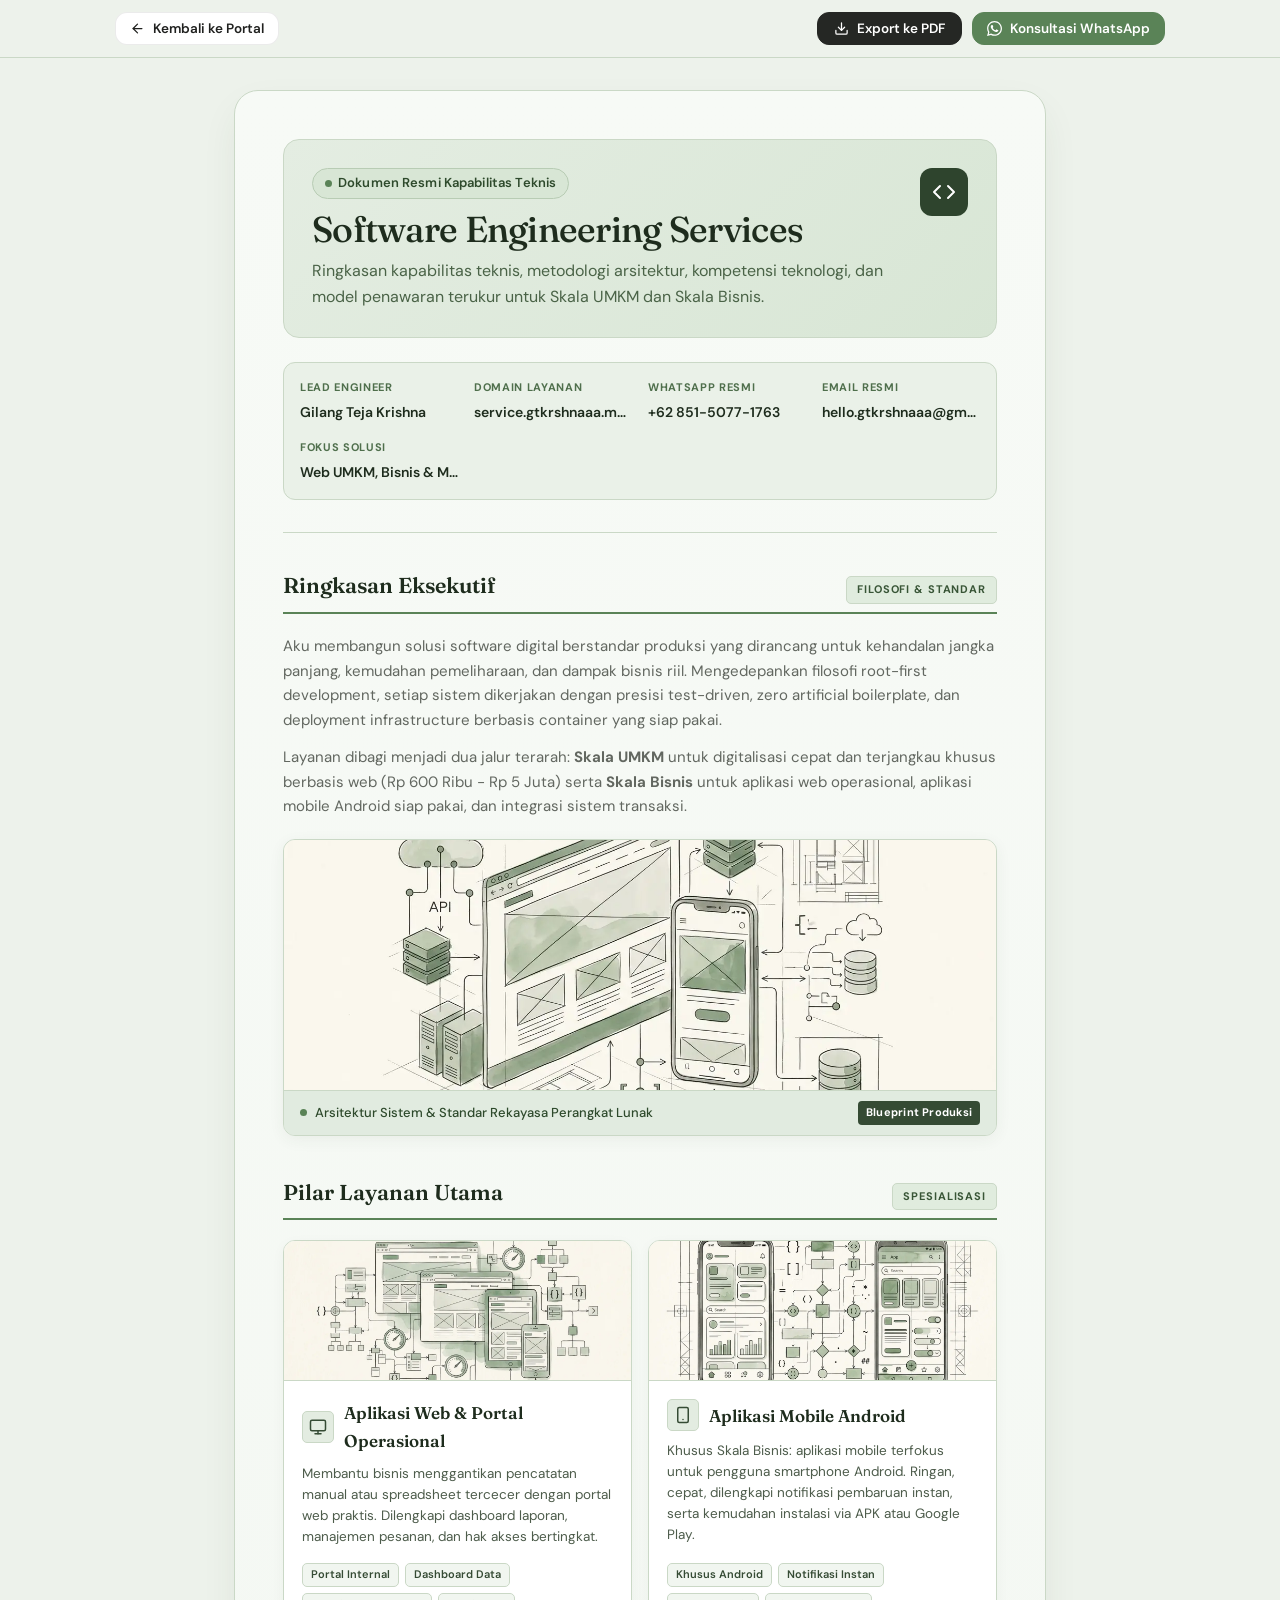
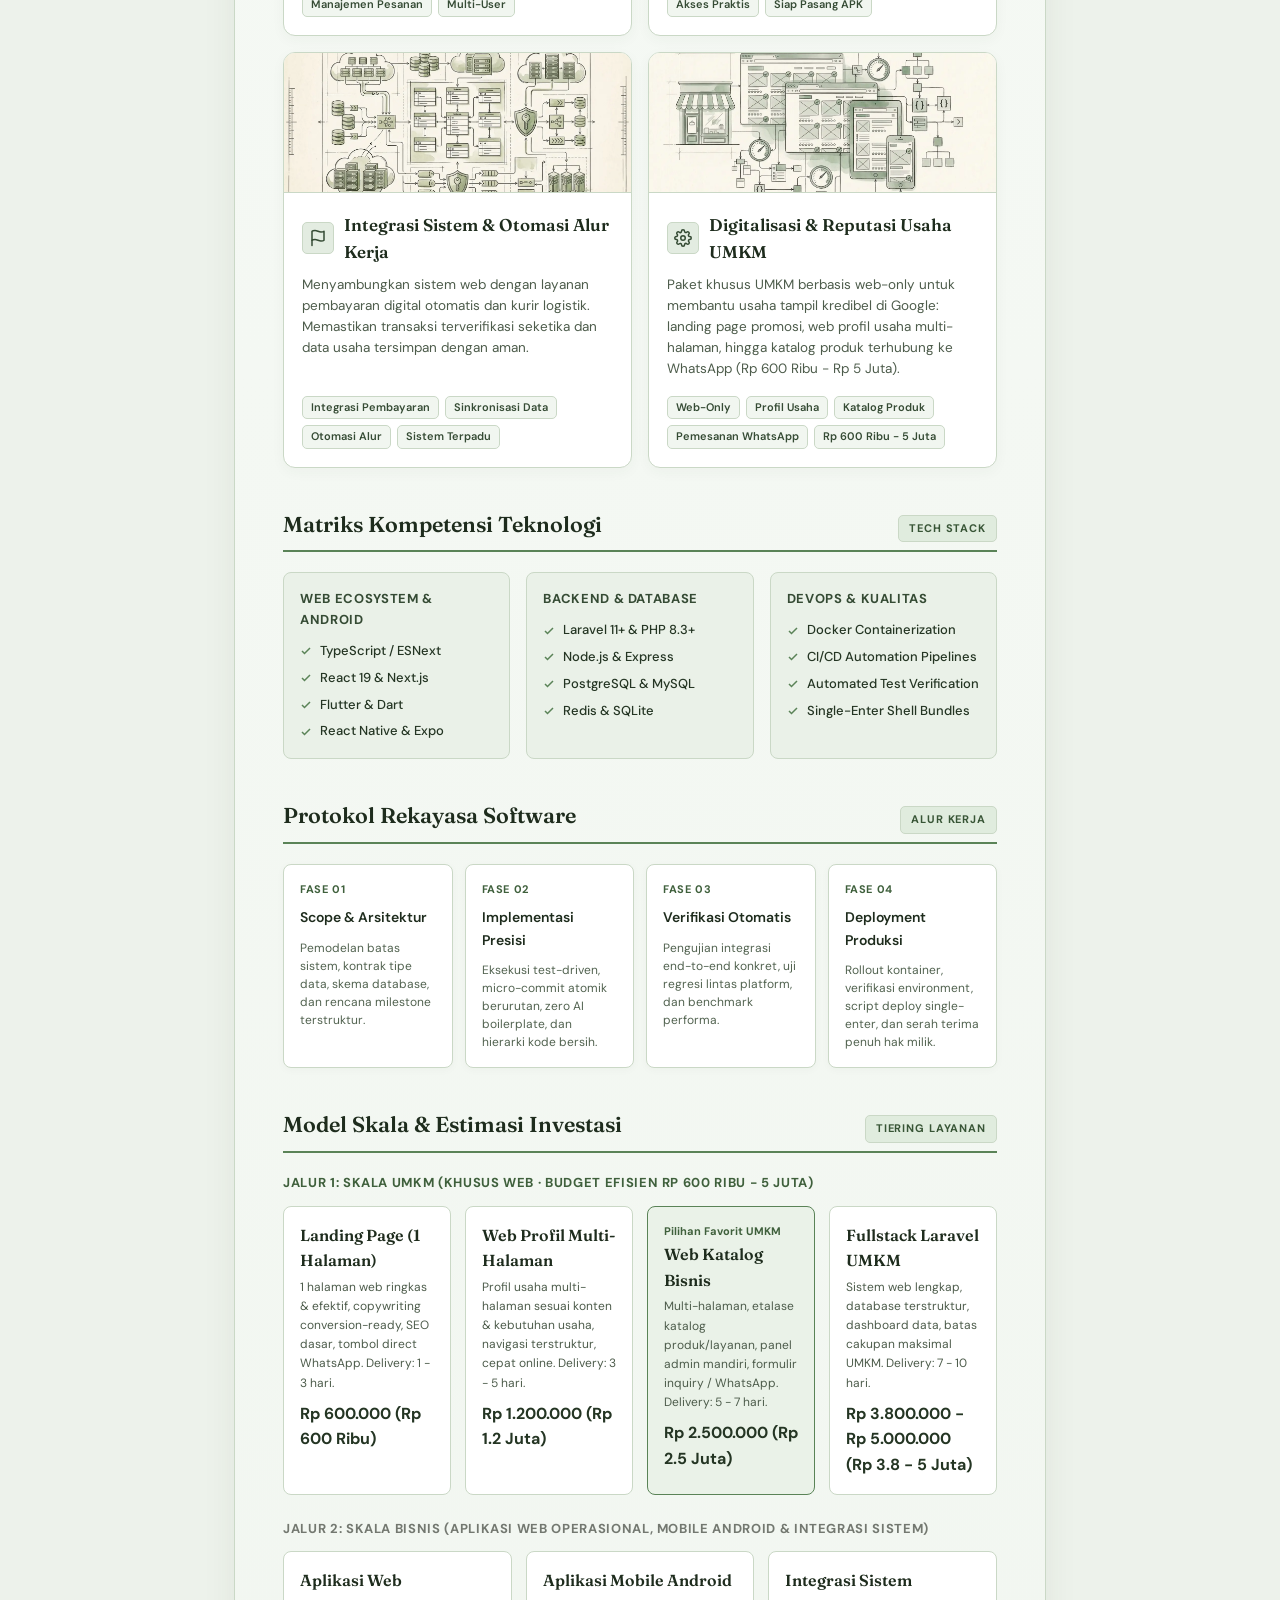
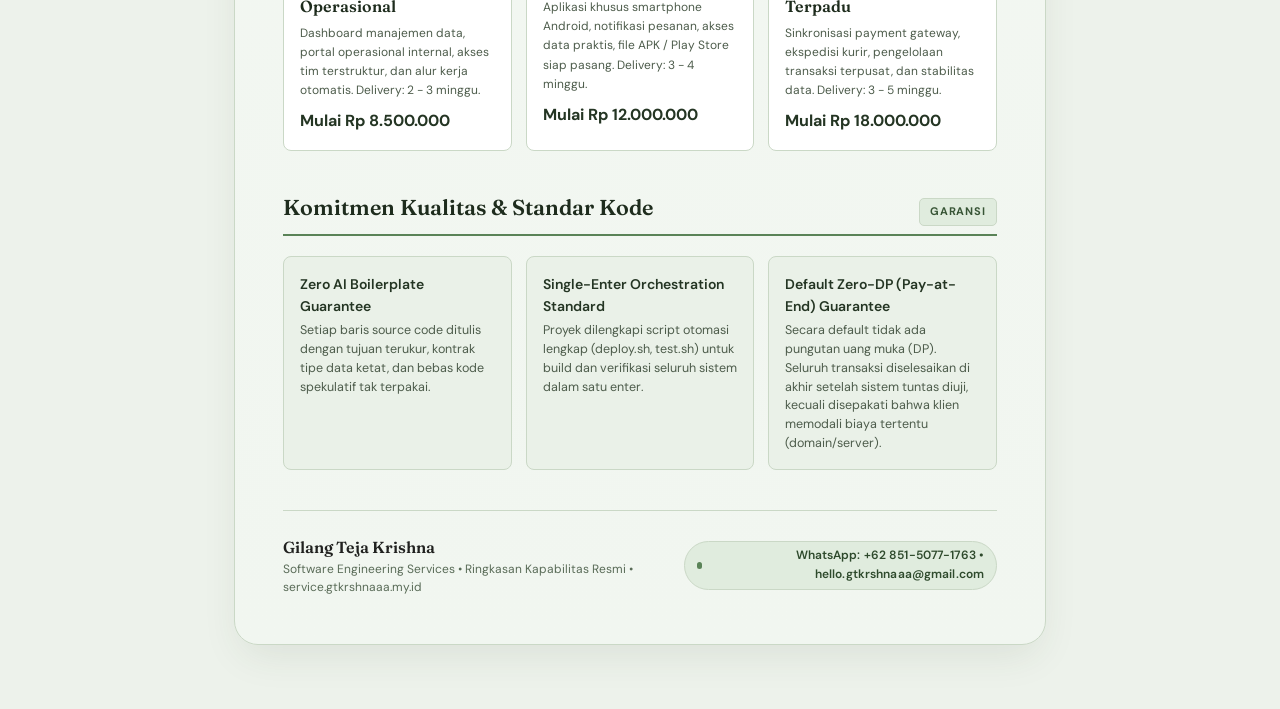
<file: brochure.html>
<!DOCTYPE html>
<html lang="id">
<head>
  <meta charset="UTF-8">
  <meta name="viewport" content="width=device-width, initial-scale=1.0">
  <title>Brosur Layanan &amp; Capability Deck | Gilang Teja Krishna</title>
  <meta name="description" content="Brosur resmi layanan software engineering dan ringkasan solusi oleh Gilang Teja Krishna. Solusi web skala UMKM (Rp 600 Ribu - 5 Juta), aplikasi web operasional bisnis, aplikasi mobile Android, dan integrasi sistem.">

  <!-- Typography: Fraunces & DM Sans -->
  <link rel="preconnect" href="https://fonts.googleapis.com">
  <link rel="preconnect" href="https://fonts.gstatic.com" crossorigin>
  <link href="https://fonts.googleapis.com/css2?family=DM+Sans:ital,opsz,wght@0,9..40,400..700;1,9..40,400..700&family=Fraunces:ital,opsz,wght@0,9..144,400..700;1,9..144,400..700&display=swap" rel="stylesheet">

  <!-- Core Stylesheets -->
  <link rel="stylesheet" href="assets/css/tokens.css">
  <link rel="stylesheet" href="assets/css/components.css">
  <link rel="stylesheet" href="assets/css/layout.css">
  <link rel="stylesheet" href="assets/css/brochure.css">
</head>
<body class="brochure-body">

  <!-- Screen Action Toolbar -->
  <aside class="brochure-toolbar screen-only" aria-label="Brochure Controls">
    <div class="container brochure-toolbar-inner">
      <div class="toolbar-left">
        <a href="index.html" class="btn btn-secondary" style="padding: 8px 14px; font-size: 0.84375rem;">
          <svg width="15" height="15" viewBox="0 0 24 24" fill="none" stroke="currentColor" stroke-width="2" stroke-linecap="round" stroke-linejoin="round">
            <line x1="19" y1="12" x2="5" y2="12"></line>
            <polyline points="12 19 5 12 12 5"></polyline>
          </svg>
          Kembali ke Portal
        </a>
      </div>

      <div class="toolbar-right">
        <button id="btn-export-pdf" class="btn btn-primary" style="padding: 8px 16px; font-size: 0.84375rem;">
          <svg width="15" height="15" viewBox="0 0 24 24" fill="none" stroke="currentColor" stroke-width="2" stroke-linecap="round" stroke-linejoin="round">
            <path d="M21 15v4a2 2 0 0 1-2 2H5a2 2 0 0 1-2-2v-4"></path>
            <polyline points="7 10 12 15 17 10"></polyline>
            <line x1="12" y1="15" x2="12" y2="3"></line>
          </svg>
          Export ke PDF
        </button>

        <a href="https://wa.me/6285150771763?text=Halo%20Gilang%20Teja%20Krishna%2C%20saya%20sudah%20membaca%20brosur%20layanan%20dan%20ingin%20konsultasi%20proyek." target="_blank" rel="noopener noreferrer" class="btn btn-whatsapp" style="padding: 8px 14px; font-size: 0.84375rem;">
          <svg width="15" height="15" viewBox="0 0 24 24" fill="currentColor" aria-hidden="true">
            <path d="M.057 24l1.687-6.163c-1.041-1.804-1.588-3.849-1.587-5.946.003-6.556 5.338-11.891 11.893-11.891 3.181.001 6.167 1.24 8.413 3.488 2.245 2.248 3.481 5.236 3.48 8.414-.003 6.557-5.338 11.892-11.893 11.892-1.99-.001-3.951-.5-5.688-1.448l-6.305 1.654zm6.597-3.807c1.676.995 3.276 1.591 5.392 1.592 5.448 0 9.886-4.434 9.889-9.885.002-5.462-4.415-9.89-9.881-9.892-5.452 0-9.887 4.434-9.889 9.884-.001 2.225.651 3.891 1.746 5.634l-.999 3.648 3.742-.981zm11.387-5.464c-.074-.124-.272-.198-.57-.347-.297-.149-1.758-.868-2.031-.967-.272-.099-.47-.149-.669.149-.198.297-.768.967-.941 1.165-.173.198-.347.223-.644.074-.297-.149-1.255-.462-2.39-1.475-.883-.788-1.48-1.761-1.653-2.059-.173-.297-.018-.458.13-.606.134-.133.297-.347.446-.521.151-.172.2-.296.3-.495.099-.198.05-.372-.025-.521-.075-.148-.669-1.611-.916-2.206-.242-.579-.487-.501-.669-.51l-.57-.01c-.198 0-.52.074-.792.372s-1.04 1.016-1.04 2.479 1.065 2.876 1.213 3.074c.149.198 2.095 3.2 5.076 4.487.709.306 1.263.489 1.694.626.712.226 1.36.194 1.872.118.571-.085 1.758-.719 2.006-1.413.248-.695.248-1.29.173-1.414z"/>
          </svg>
          Konsultasi WhatsApp
        </a>
      </div>
    </div>
  </aside>

  <!-- Document Canvas -->
  <main class="brochure-wrapper">
    <article class="brochure-sheet">

      <!-- Header & Metadata -->
      <header class="brochure-header">
        <div class="brochure-header-top">
          <div>
            <div class="pill-badge">
              <span class="dot"></span>
              Dokumen Resmi Kapabilitas Teknis
            </div>
            <h1 class="brochure-title">Software Engineering Services</h1>
            <p class="brochure-subtitle">
              Ringkasan kapabilitas teknis, metodologi arsitektur, kompetensi teknologi, dan model penawaran terukur untuk Skala UMKM dan Skala Bisnis.
            </p>
          </div>
          <div class="brand-icon" style="width: 48px; height: 48px; border-radius: 12px; background-color: var(--surface-dark); color: #ffffff; display: flex; align-items: center; justify-content: center; flex-shrink: 0;">
            <svg width="24" height="24" viewBox="0 0 24 24" fill="none" stroke="currentColor" stroke-width="2" stroke-linecap="round" stroke-linejoin="round">
              <polyline points="16 18 22 12 16 6"></polyline>
              <polyline points="8 6 2 12 8 18"></polyline>
            </svg>
          </div>
        </div>

        <div class="brochure-meta-grid">
          <div class="brochure-meta-item">
            <div class="meta-label">Lead Engineer</div>
            <div class="meta-value">Gilang Teja Krishna</div>
          </div>
          <div class="brochure-meta-item">
            <div class="meta-label">Domain Layanan</div>
            <div class="meta-value">service.gtkrshnaaa.my.id</div>
          </div>
          <div class="brochure-meta-item">
            <div class="meta-label">WhatsApp Resmi</div>
            <div class="meta-value">+62 851-5077-1763</div>
          </div>
          <div class="brochure-meta-item">
            <div class="meta-label">Email Resmi</div>
            <div class="meta-value">hello.gtkrshnaaa@gmail.com</div>
          </div>
          <div class="brochure-meta-item">
            <div class="meta-label">Fokus Solusi</div>
            <div class="meta-value">Web UMKM, Bisnis &amp; Mobile</div>
          </div>
        </div>
      </header>

      <!-- Executive Overview -->
      <section class="brochure-section">
        <div class="brochure-section-header">
          <h2 class="brochure-section-title">Ringkasan Eksekutif</h2>
          <span class="brochure-section-tag">Filosofi &amp; Standar</span>
        </div>
        <p style="font-size: 0.9375rem; line-height: 1.65; color: var(--text-secondary); margin-bottom: 12px;">
          Aku membangun solusi software digital berstandar produksi yang dirancang untuk kehandalan jangka panjang, kemudahan pemeliharaan, dan dampak bisnis riil. Mengedepankan filosofi root-first development, setiap sistem dikerjakan dengan presisi test-driven, zero artificial boilerplate, dan deployment infrastructure berbasis container yang siap pakai.
        </p>
        <p style="font-size: 0.9375rem; line-height: 1.65; color: var(--text-secondary); margin-bottom: 18px;">
          Layanan dibagi menjadi dua jalur terarah: <strong>Skala UMKM</strong> untuk digitalisasi cepat dan terjangkau khusus berbasis web (Rp 600 Ribu - Rp 5 Juta) serta <strong>Skala Bisnis</strong> untuk aplikasi web operasional, aplikasi mobile Android siap pakai, dan integrasi sistem transaksi.
        </p>

        <!-- Technical Blueprint Graphic -->
        <div class="brochure-hero-visual">
          <picture>
            <source srcset="assets/images/hero-software-architecture.webp" type="image/webp">
            <img src="assets/images/hero-software-architecture.jpg" alt="Technical Blueprint &amp; System Architecture Standard" class="brochure-hero-img" loading="eager" decoding="async">
          </picture>
          <div class="brochure-hero-caption">
            <div style="display: flex; align-items: center; gap: 8px;">
              <span class="dot" style="width: 7px; height: 7px; border-radius: 50%; background-color: var(--accent-sage);"></span>
              <span>Arsitektur Sistem &amp; Standar Rekayasa Perangkat Lunak</span>
            </div>
            <span class="caption-tag">Blueprint Produksi</span>
          </div>
        </div>
      </section>

      <!-- Core Service Pillars -->
      <section class="brochure-section">
        <div class="brochure-section-header">
          <h2 class="brochure-section-title">Pilar Layanan Utama</h2>
          <span class="brochure-section-tag">Spesialisasi</span>
        </div>

        <div class="services-deck-grid">
          <!-- Pillar 1 -->
          <div class="deck-card">
            <div class="deck-card-media">
              <picture>
                <source srcset="assets/images/service-web-engineering.webp" type="image/webp">
                <img src="assets/images/service-web-engineering.jpg" alt="Arsitektur Aplikasi Web" class="deck-card-img" loading="lazy" decoding="async">
              </picture>
            </div>
            <div class="deck-card-content">
              <div class="deck-card-header">
                <div class="deck-card-icon">
                  <svg width="18" height="18" viewBox="0 0 24 24" fill="none" stroke="currentColor" stroke-width="2" stroke-linecap="round" stroke-linejoin="round">
                    <rect x="2" y="3" width="20" height="14" rx="2" ry="2"></rect>
                    <line x1="8" y1="21" x2="16" y2="21"></line>
                    <line x1="12" y1="17" x2="12" y2="21"></line>
                  </svg>
                </div>
                <h3 class="deck-card-title">Aplikasi Web &amp; Portal Operasional</h3>
              </div>
              <p class="deck-card-desc">
                Membantu bisnis menggantikan pencatatan manual atau spreadsheet tercecer dengan portal web praktis. Dilengkapi dashboard laporan, manajemen pesanan, dan hak akses bertingkat.
              </p>
              <div class="deck-card-tags">
                <span class="deck-tag">Portal Internal</span>
                <span class="deck-tag">Dashboard Data</span>
                <span class="deck-tag">Manajemen Pesanan</span>
                <span class="deck-tag">Multi-User</span>
              </div>
            </div>
          </div>

          <!-- Pillar 2 -->
          <div class="deck-card">
            <div class="deck-card-media">
              <picture>
                <source srcset="assets/images/service-mobile-apps.webp" type="image/webp">
                <img src="assets/images/service-mobile-apps.jpg" alt="Arsitektur Aplikasi Mobile Android" class="deck-card-img" loading="lazy" decoding="async">
              </picture>
            </div>
            <div class="deck-card-content">
              <div class="deck-card-header">
                <div class="deck-card-icon">
                  <svg width="18" height="18" viewBox="0 0 24 24" fill="none" stroke="currentColor" stroke-width="2" stroke-linecap="round" stroke-linejoin="round">
                    <rect x="5" y="2" width="14" height="20" rx="2" ry="2"></rect>
                    <line x1="12" y1="18" x2="12.01" y2="18"></line>
                  </svg>
                </div>
                <h3 class="deck-card-title">Aplikasi Mobile Android</h3>
              </div>
              <p class="deck-card-desc">
                Khusus Skala Bisnis: aplikasi mobile terfokus untuk pengguna smartphone Android. Ringan, cepat, dilengkapi notifikasi pembaruan instan, serta kemudahan instalasi via APK atau Google Play.
              </p>
              <div class="deck-card-tags">
                <span class="deck-tag">Khusus Android</span>
                <span class="deck-tag">Notifikasi Instan</span>
                <span class="deck-tag">Akses Praktis</span>
                <span class="deck-tag">Siap Pasang APK</span>
              </div>
            </div>
          </div>

          <!-- Pillar 3 -->
          <div class="deck-card">
            <div class="deck-card-media">
              <picture>
                <source srcset="assets/images/service-backend-laravel.webp" type="image/webp">
                <img src="assets/images/service-backend-laravel.jpg" alt="Integrasi Sistem &amp; Otomasi Alur Kerja" class="deck-card-img" loading="lazy" decoding="async">
              </picture>
            </div>
            <div class="deck-card-content">
              <div class="deck-card-header">
                <div class="deck-card-icon">
                  <svg width="18" height="18" viewBox="0 0 24 24" fill="none" stroke="currentColor" stroke-width="2" stroke-linecap="round" stroke-linejoin="round">
                    <path d="M4 15s1-1 4-1 5 2 8 2 4-1 4-1V3s-1 1-4 1-5-2-8-2-4 1-4 1z"></path>
                    <line x1="4" y1="22" x2="4" y2="15"></line>
                  </svg>
                </div>
                <h3 class="deck-card-title">Integrasi Sistem &amp; Otomasi Alur Kerja</h3>
              </div>
              <p class="deck-card-desc">
                Menyambungkan sistem web dengan layanan pembayaran digital otomatis dan kurir logistik. Memastikan transaksi terverifikasi seketika dan data usaha tersimpan dengan aman.
              </p>
              <div class="deck-card-tags">
                <span class="deck-tag">Integrasi Pembayaran</span>
                <span class="deck-tag">Sinkronisasi Data</span>
                <span class="deck-tag">Otomasi Alur</span>
                <span class="deck-tag">Sistem Terpadu</span>
              </div>
            </div>
          </div>

          <!-- Pillar 4 -->
          <div class="deck-card">
            <div class="deck-card-media">
              <picture>
                <source srcset="assets/images/service-digitalisasi-umkm.webp" type="image/webp">
                <img src="assets/images/service-digitalisasi-umkm.jpg" alt="Digitalisasi &amp; Reputasi Usaha UMKM" class="deck-card-img" loading="lazy" decoding="async">
              </picture>
            </div>
            <div class="deck-card-content">
              <div class="deck-card-header">
                <div class="deck-card-icon">
                  <svg width="18" height="18" viewBox="0 0 24 24" fill="none" stroke="currentColor" stroke-width="2" stroke-linecap="round" stroke-linejoin="round">
                    <circle cx="12" cy="12" r="3"></circle>
                    <path d="M19.4 15a1.65 1.65 0 0 0 .33 1.82l.06.06a2 2 0 0 1 0 2.83 2 2 0 0 1-2.83 0l-.06-.06a1.65 1.65 0 0 0-1.82-.33 1.65 1.65 0 0 0-1 1.51V21a2 2 0 0 1-2 2 2 2 0 0 1-2-2v-.09A1.65 1.65 0 0 0 9 19.4a1.65 1.65 0 0 0-1.82.33l-.06.06a2 2 0 0 1-2.83 0 2 2 0 0 1 0-2.83l.06-.06a1.65 1.65 0 0 0 .33-1.82 1.65 1.65 0 0 0-1.51-1H3a2 2 0 0 1-2-2 2 2 0 0 1 2-2h.09A1.65 1.65 0 0 0 4.6 9a1.65 1.65 0 0 0-.33-1.82l-.06-.06a2 2 0 0 1 0-2.83 2 2 0 0 1 2.83 0l.06.06a1.65 1.65 0 0 0 1.82.33H9a1.65 1.65 0 0 0 1-1.51V3a2 2 0 0 1 2-2 2 2 0 0 1 2 2v.09a1.65 1.65 0 0 0 1 1.51 1.65 1.65 0 0 0 1.82-.33l.06-.06a2 2 0 0 1 2.83 0 2 2 0 0 1 0 2.83l-.06.06a1.65 1.65 0 0 0-.33 1.82V9a1.65 1.65 0 0 0 1.51 1H21a2 2 0 0 1 2 2 2 2 0 0 1-2 2h-.09a1.65 1.65 0 0 0-1.51 1z"></path>
                  </svg>
                </div>
                <h3 class="deck-card-title">Digitalisasi &amp; Reputasi Usaha UMKM</h3>
              </div>
              <p class="deck-card-desc">
                Paket khusus UMKM berbasis web-only untuk membantu usaha tampil kredibel di Google: landing page promosi, web profil usaha multi-halaman, hingga katalog produk terhubung ke WhatsApp (Rp 600 Ribu - Rp 5 Juta).
              </p>
              <div class="deck-card-tags">
                <span class="deck-tag">Web-Only</span>
                <span class="deck-tag">Profil Usaha</span>
                <span class="deck-tag">Katalog Produk</span>
                <span class="deck-tag">Pemesanan WhatsApp</span>
                <span class="deck-tag">Rp 600 Ribu - 5 Juta</span>
              </div>
            </div>
          </div>
        </div>
      </section>

      <!-- Competency Matrix -->
      <section class="brochure-section">
        <div class="brochure-section-header">
          <h2 class="brochure-section-title">Matriks Kompetensi Teknologi</h2>
          <span class="brochure-section-tag">Tech Stack</span>
        </div>

        <div class="matrix-grid">
          <div class="matrix-card">
            <h3 class="matrix-title">Web Ecosystem &amp; Android</h3>
            <ul class="matrix-list">
              <li class="matrix-item">
                <svg width="12" height="12" viewBox="0 0 24 24" fill="none" stroke="currentColor" stroke-width="3"><polyline points="20 6 9 17 4 12"></polyline></svg>
                TypeScript / ESNext
              </li>
              <li class="matrix-item">
                <svg width="12" height="12" viewBox="0 0 24 24" fill="none" stroke="currentColor" stroke-width="3"><polyline points="20 6 9 17 4 12"></polyline></svg>
                React 19 &amp; Next.js
              </li>
              <li class="matrix-item">
                <svg width="12" height="12" viewBox="0 0 24 24" fill="none" stroke="currentColor" stroke-width="3"><polyline points="20 6 9 17 4 12"></polyline></svg>
                Flutter &amp; Dart
              </li>
              <li class="matrix-item">
                <svg width="12" height="12" viewBox="0 0 24 24" fill="none" stroke="currentColor" stroke-width="3"><polyline points="20 6 9 17 4 12"></polyline></svg>
                React Native &amp; Expo
              </li>
            </ul>
          </div>

          <div class="matrix-card">
            <h3 class="matrix-title">Backend &amp; Database</h3>
            <ul class="matrix-list">
              <li class="matrix-item">
                <svg width="12" height="12" viewBox="0 0 24 24" fill="none" stroke="currentColor" stroke-width="3"><polyline points="20 6 9 17 4 12"></polyline></svg>
                Laravel 11+ &amp; PHP 8.3+
              </li>
              <li class="matrix-item">
                <svg width="12" height="12" viewBox="0 0 24 24" fill="none" stroke="currentColor" stroke-width="3"><polyline points="20 6 9 17 4 12"></polyline></svg>
                Node.js &amp; Express
              </li>
              <li class="matrix-item">
                <svg width="12" height="12" viewBox="0 0 24 24" fill="none" stroke="currentColor" stroke-width="3"><polyline points="20 6 9 17 4 12"></polyline></svg>
                PostgreSQL &amp; MySQL
              </li>
              <li class="matrix-item">
                <svg width="12" height="12" viewBox="0 0 24 24" fill="none" stroke="currentColor" stroke-width="3"><polyline points="20 6 9 17 4 12"></polyline></svg>
                Redis &amp; SQLite
              </li>
            </ul>
          </div>

          <div class="matrix-card">
            <h3 class="matrix-title">DevOps &amp; Kualitas</h3>
            <ul class="matrix-list">
              <li class="matrix-item">
                <svg width="12" height="12" viewBox="0 0 24 24" fill="none" stroke="currentColor" stroke-width="3"><polyline points="20 6 9 17 4 12"></polyline></svg>
                Docker Containerization
              </li>
              <li class="matrix-item">
                <svg width="12" height="12" viewBox="0 0 24 24" fill="none" stroke="currentColor" stroke-width="3"><polyline points="20 6 9 17 4 12"></polyline></svg>
                CI/CD Automation Pipelines
              </li>
              <li class="matrix-item">
                <svg width="12" height="12" viewBox="0 0 24 24" fill="none" stroke="currentColor" stroke-width="3"><polyline points="20 6 9 17 4 12"></polyline></svg>
                Automated Test Verification
              </li>
              <li class="matrix-item">
                <svg width="12" height="12" viewBox="0 0 24 24" fill="none" stroke="currentColor" stroke-width="3"><polyline points="20 6 9 17 4 12"></polyline></svg>
                Single-Enter Shell Bundles
              </li>
            </ul>
          </div>
        </div>
      </section>

      <!-- Engineering Workflow -->
      <section class="brochure-section">
        <div class="brochure-section-header">
          <h2 class="brochure-section-title">Protokol Rekayasa Software</h2>
          <span class="brochure-section-tag">Alur Kerja</span>
        </div>

        <div class="process-deck-grid">
          <div class="process-deck-step">
            <div class="step-badge">Fase 01</div>
            <div class="step-name">Scope &amp; Arsitektur</div>
            <div class="step-desc">Pemodelan batas sistem, kontrak tipe data, skema database, dan rencana milestone terstruktur.</div>
          </div>
          <div class="process-deck-step">
            <div class="step-badge">Fase 02</div>
            <div class="step-name">Implementasi Presisi</div>
            <div class="step-desc">Eksekusi test-driven, micro-commit atomik berurutan, zero AI boilerplate, dan hierarki kode bersih.</div>
          </div>
          <div class="process-deck-step">
            <div class="step-badge">Fase 03</div>
            <div class="step-name">Verifikasi Otomatis</div>
            <div class="step-desc">Pengujian integrasi end-to-end konkret, uji regresi lintas platform, dan benchmark performa.</div>
          </div>
          <div class="process-deck-step">
            <div class="step-badge">Fase 04</div>
            <div class="step-name">Deployment Produksi</div>
            <div class="step-desc">Rollout kontainer, verifikasi environment, script deploy single-enter, dan serah terima penuh hak milik.</div>
          </div>
        </div>
      </section>

      <!-- Engagement & Pricing Tiers -->
      <section class="brochure-section">
        <div class="brochure-section-header">
          <h2 class="brochure-section-title">Model Skala &amp; Estimasi Investasi</h2>
          <span class="brochure-section-tag">Tiering Layanan</span>
        </div>

        <div style="margin-bottom: 12px; font-size: 0.8125rem; font-weight: 700; text-transform: uppercase; letter-spacing: 0.05em; color: var(--accent-sage-dark);">
          Jalur 1: Skala UMKM (Khusus Web · Budget Efisien Rp 600 Ribu - 5 Juta)
        </div>
        <div class="tiers-deck-grid tiers-4" style="margin-bottom: 24px;">
          <div class="tier-deck-card">
            <h3 class="tier-deck-title">Landing Page (1 Halaman)</h3>
            <div class="tier-deck-scope">1 halaman web ringkas &amp; efektif, copywriting conversion-ready, SEO dasar, tombol direct WhatsApp. Delivery: 1 - 3 hari.</div>
            <div class="tier-deck-price">Rp 600.000 (Rp 600 Ribu)</div>
          </div>
          <div class="tier-deck-card">
            <h3 class="tier-deck-title">Web Profil Multi-Halaman</h3>
            <div class="tier-deck-scope">Profil usaha multi-halaman sesuai konten &amp; kebutuhan usaha, navigasi terstruktur, cepat online. Delivery: 3 - 5 hari.</div>
            <div class="tier-deck-price">Rp 1.200.000 (Rp 1.2 Juta)</div>
          </div>
          <div class="tier-deck-card highlight">
            <div style="font-size: 0.6875rem; font-weight: 700; color: var(--accent-sage-dark); margin-bottom: 2px;">Pilihan Favorit UMKM</div>
            <h3 class="tier-deck-title">Web Katalog Bisnis</h3>
            <div class="tier-deck-scope">Multi-halaman, etalase katalog produk/layanan, panel admin mandiri, formulir inquiry / WhatsApp. Delivery: 5 - 7 hari.</div>
            <div class="tier-deck-price">Rp 2.500.000 (Rp 2.5 Juta)</div>
          </div>
          <div class="tier-deck-card">
            <h3 class="tier-deck-title">Fullstack Laravel UMKM</h3>
            <div class="tier-deck-scope">Sistem web lengkap, database terstruktur, dashboard data, batas cakupan maksimal UMKM. Delivery: 7 - 10 hari.</div>
            <div class="tier-deck-price">Rp 3.800.000 - Rp 5.000.000 (Rp 3.8 - 5 Juta)</div>
          </div>
        </div>

        <div style="margin-bottom: 12px; font-size: 0.8125rem; font-weight: 700; text-transform: uppercase; letter-spacing: 0.05em; color: var(--text-muted);">
          Jalur 2: Skala Bisnis (Aplikasi Web Operasional, Mobile Android &amp; Integrasi Sistem)
        </div>
        <div class="tiers-deck-grid">
          <div class="tier-deck-card">
            <h3 class="tier-deck-title">Aplikasi Web Operasional</h3>
            <div class="tier-deck-scope">Dashboard manajemen data, portal operasional internal, akses tim terstruktur, dan alur kerja otomatis. Delivery: 2 - 3 minggu.</div>
            <div class="tier-deck-price">Mulai Rp 8.500.000</div>
          </div>
          <div class="tier-deck-card">
            <h3 class="tier-deck-title">Aplikasi Mobile Android</h3>
            <div class="tier-deck-scope">Aplikasi khusus smartphone Android, notifikasi pesanan, akses data praktis, file APK / Play Store siap pasang. Delivery: 3 - 4 minggu.</div>
            <div class="tier-deck-price">Mulai Rp 12.000.000</div>
          </div>
          <div class="tier-deck-card">
            <h3 class="tier-deck-title">Integrasi Sistem Terpadu</h3>
            <div class="tier-deck-scope">Sinkronisasi payment gateway, ekspedisi kurir, pengelolaan transaksi terpusat, dan stabilitas data. Delivery: 3 - 5 minggu.</div>
            <div class="tier-deck-price">Mulai Rp 18.000.000</div>
          </div>
        </div>
      </section>

      <!-- Guarantees & Code Discipline -->
      <section class="brochure-section">
        <div class="brochure-section-header">
          <h2 class="brochure-section-title">Komitmen Kualitas &amp; Standar Kode</h2>
          <span class="brochure-section-tag">Garansi</span>
        </div>
        <div class="guarantees-grid">
          <div class="guarantee-card">
            <div class="guarantee-card-title">Zero AI Boilerplate Guarantee</div>
            <div class="guarantee-card-desc">Setiap baris source code ditulis dengan tujuan terukur, kontrak tipe data ketat, dan bebas kode spekulatif tak terpakai.</div>
          </div>
          <div class="guarantee-card">
            <div class="guarantee-card-title">Single-Enter Orchestration Standard</div>
            <div class="guarantee-card-desc">Proyek dilengkapi script otomasi lengkap (deploy.sh, test.sh) untuk build dan verifikasi seluruh sistem dalam satu enter.</div>
          </div>
          <div class="guarantee-card">
            <div class="guarantee-card-title">Default Zero-DP (Pay-at-End) Guarantee</div>
            <div class="guarantee-card-desc">Secara default tidak ada pungutan uang muka (DP). Seluruh transaksi diselesaikan di akhir setelah sistem tuntas diuji, kecuali disepakati bahwa klien memodali biaya tertentu (domain/server).</div>
          </div>
        </div>
      </section>

      <!-- Document Stamp & Footer -->
      <footer class="brochure-footer">
        <div>
          <div style="font-family: var(--font-display); font-size: 1rem; font-weight: 600; color: var(--text-primary);">
            Gilang Teja Krishna
          </div>
          <div class="brochure-footer-text">
            Software Engineering Services &bull; Ringkasan Kapabilitas Resmi &bull; service.gtkrshnaaa.my.id
          </div>
        </div>
        <div style="text-align: right;">
          <div class="pill-badge" style="font-size: 0.75rem;">
            <span class="dot"></span>
            WhatsApp: +62 851-5077-1763 &bull; hello.gtkrshnaaa@gmail.com
          </div>
        </div>
      </footer>

    </article>
  </main>

  <!-- PDF Export Controller Script -->
  <script src="assets/js/brochure.js" defer></script>
</body>
</html>
</file>
<file: assets/css/tokens.css>
:root {
  --canvas-bg: #fbfbfa;
  --surface-card: #ffffff;
  --surface-alt: #f4f6f2;
  --surface-dark: #242622;
  --hero-wash: #e9f2e6;
  --border-hairline: rgba(0, 0, 0, 0.08);
  --border-hairline-subtle: rgba(0, 0, 0, 0.05);
  --border-hairline-hover: rgba(0, 0, 0, 0.16);

  --text-primary: #20211f;
  --text-secondary: #626760;
  --text-muted: #737870;

  --btn-primary-bg: #252724;
  --btn-primary-hover: #3b3e39;
  --btn-primary-text: #ffffff;

  --badge-verified-bg: #e7f2e4;
  --badge-verified-text: #4c7649;
  --badge-dot-bg: #5a8357;

  --chip-bg: #eef2ec;
  --chip-text: #596057;

  --accent-sage: #5a8357;
  --accent-sage-dark: #3f603c;
  --accent-focus: #668c63;

  --font-display: 'Fraunces', Georgia, serif;
  --font-sans: 'DM Sans', -apple-system, BlinkMacSystemFont, 'Segoe UI', sans-serif;

  --radius-xs: 5px;
  --radius-sm: 8px;
  --radius-md: 12px;
  --radius-lg: 16px;
  --radius-xl: 24px;
  --radius-full: 9999px;

  --shadow-subtle: 0 4px 20px -2px rgba(0, 0, 0, 0.04);
  --shadow-card: 0 10px 30px -4px rgba(0, 0, 0, 0.05);
  --shadow-elevated: 0 20px 40px -8px rgba(0, 0, 0, 0.08);

  --transition-fast: 150ms cubic-bezier(0.4, 0, 0.2, 1);
  --transition-normal: 250ms cubic-bezier(0.4, 0, 0.2, 1);
}

*, *::before, *::after {
  box-sizing: border-box;
  margin: 0;
  padding: 0;
}

html {
  font-family: var(--font-sans);
  background-color: var(--canvas-bg);
  color: var(--text-primary);
  scroll-behavior: smooth;
  text-rendering: optimizeLegibility;
  -webkit-font-smoothing: antialiased;
  overflow-x: hidden;
  width: 100%;
}

body {
  min-height: 100vh;
  background-color: var(--canvas-bg);
  color: var(--text-primary);
  line-height: 1.6;
  overflow-x: hidden;
  width: 100%;
}

img, svg {
  display: block;
  max-width: 100%;
}

a {
  color: inherit;
  text-decoration: none;
}

button, input, select, textarea {
  font-family: inherit;
  font-size: inherit;
}

/* Custom Themed Text Selection */
::selection {
  background-color: var(--accent-sage);
  color: #ffffff;
}

::-moz-selection {
  background-color: var(--accent-sage);
  color: #ffffff;
}

/* Mobile Touch Tap Highlight */
html, body, button, a, input, select, textarea, [role="button"], [tabindex] {
  -webkit-tap-highlight-color: rgba(90, 131, 87, 0.18);
}

/* Custom Themed Scrollbar */
html {
  scrollbar-width: thin;
  scrollbar-color: #cad2c5 #f4f3ef;
}

::-webkit-scrollbar {
  width: 8px;
  height: 8px;
}

::-webkit-scrollbar-track {
  background: #f4f3ef;
}

::-webkit-scrollbar-thumb {
  background: #cad2c5;
  border-radius: var(--radius-xs);
  border: 1px solid #f4f3ef;
}

::-webkit-scrollbar-thumb:hover {
  background: #84a98c;
}
</file>
<file: assets/css/components.css>
.btn {
  display: inline-flex;
  align-items: center;
  justify-content: center;
  gap: 8px;
  padding: 12px 20px;
  border-radius: var(--radius-md);
  font-weight: 600;
  font-size: 0.9375rem;
  line-height: 1;
  cursor: pointer;
  border: 1px solid transparent;
  transition: all var(--transition-fast);
  white-space: nowrap;
}

.btn-primary {
  background-color: var(--btn-primary-bg);
  color: var(--btn-primary-text);
  border-color: var(--btn-primary-bg);
}

.btn-primary:hover {
  background-color: var(--btn-primary-hover);
  border-color: var(--btn-primary-hover);
  transform: translateY(-1px);
}

.btn-secondary {
  background-color: var(--surface-card);
  color: var(--text-primary);
  border-color: var(--border-hairline);
}

.btn-secondary:hover {
  border-color: var(--border-hairline-hover);
  background-color: var(--surface-alt);
}

.btn-whatsapp {
  background-color: var(--accent-sage);
  color: #ffffff;
  border-color: var(--accent-sage);
}

.btn-whatsapp:hover {
  background-color: var(--accent-sage-dark);
  border-color: var(--accent-sage-dark);
  transform: translateY(-1px);
}

.btn-icon-only {
  width: 42px;
  height: 42px;
  min-width: 42px;
  min-height: 42px;
  padding: 0 !important;
  flex: 0 0 42px;
  display: inline-flex;
  align-items: center;
  justify-content: center;
  border-radius: var(--radius-md);
}

.btn-icon-only svg {
  width: 20px;
  height: 20px;
  flex-shrink: 0;
}

.service-card-header {
  display: flex;
  justify-content: space-between;
  align-items: flex-start;
  gap: 12px;
  margin-bottom: 8px;
}

.service-card-header .chip-scope {
  white-space: nowrap;
  flex-shrink: 0;
  font-size: 0.75rem;
  line-height: 1;
  padding: 5px 10px;
  border-radius: var(--radius-full);
}

@media (max-width: 480px) {
  .service-card-header {
    flex-wrap: wrap;
    gap: 8px;
  }
}

.pill-badge {
  display: inline-flex;
  align-items: center;
  gap: 6px;
  padding: 4px 12px;
  border-radius: var(--radius-full);
  background-color: var(--badge-verified-bg);
  color: var(--badge-verified-text);
  font-size: 0.8125rem;
  font-weight: 600;
  letter-spacing: 0.01em;
}

.pill-badge .dot {
  width: 7px;
  height: 7px;
  border-radius: var(--radius-full);
  background-color: var(--badge-dot-bg);
}

.chip {
  display: inline-flex;
  align-items: center;
  gap: 6px;
  padding: 6px 12px;
  border-radius: var(--radius-sm);
  background-color: var(--chip-bg);
  color: var(--chip-text);
  font-size: 0.8125rem;
  font-weight: 500;
  border: 1px solid rgba(0, 0, 0, 0.04);
}

.card-editorial {
  background-color: var(--surface-card);
  border: 1px solid var(--border-hairline);
  border-radius: var(--radius-lg);
  transition: border-color var(--transition-normal), box-shadow var(--transition-normal), transform var(--transition-normal);
  overflow: hidden;
}

.card-editorial:hover {
  border-color: var(--border-hairline-hover);
  box-shadow: var(--shadow-card);
}

.themed-checkbox {
  appearance: none;
  -webkit-appearance: none;
  box-sizing: border-box;
  width: 18px;
  height: 18px;
  min-width: 18px;
  min-height: 18px;
  max-width: 18px;
  max-height: 18px;
  flex: 0 0 18px;
  flex-shrink: 0;
  margin: 0;
  border: 1.5px solid rgba(0, 0, 0, 0.25);
  border-radius: var(--radius-xs);
  background-color: #ffffff;
  display: inline-grid;
  place-content: center;
  cursor: pointer;
  transition: all var(--transition-fast);
}

.themed-checkbox:checked {
  background-color: var(--btn-primary-bg);
  border-color: var(--btn-primary-bg);
}

.themed-checkbox:checked::before {
  content: "";
  width: 10px;
  height: 6px;
  border-left: 2px solid #ffffff;
  border-bottom: 2px solid #ffffff;
  transform: rotate(-45deg) translate(1px, -1px);
}

.themed-checkbox:focus-visible {
  outline: 2px solid var(--accent-focus);
  outline-offset: 2px;
}

.form-input, .form-select {
  width: 100%;
  padding: 12px 16px;
  border-radius: var(--radius-md);
  border: 1px solid var(--border-hairline);
  background-color: var(--surface-card);
  color: var(--text-primary);
  outline: none;
  transition: border-color var(--transition-fast), box-shadow var(--transition-fast);
}

.form-select {
  appearance: none;
  -webkit-appearance: none;
  -moz-appearance: none;
  padding-right: 38px;
  cursor: pointer;
}

.form-input:focus, .form-select:focus {
  border-color: var(--accent-focus);
  box-shadow: 0 0 0 3px rgba(102, 140, 99, 0.15);
}

.form-select-wrapper {
  position: relative;
}

.form-select-wrapper svg {
  position: absolute;
  right: 14px;
  top: 50%;
  transform: translateY(-50%);
  pointer-events: none;
  color: var(--text-muted);
}

.sr-only {
  position: absolute;
  width: 1px;
  height: 1px;
  padding: 0;
  margin: -1px;
  overflow: hidden;
  clip: rect(0, 0, 0, 0);
  white-space: nowrap;
  border-width: 0;
}

/* Custom Themed Select Component */
.custom-select-container {
  position: relative;
  width: 100%;
}

.custom-select-trigger {
  width: 100%;
  padding: 13px 16px;
  border-radius: var(--radius-md);
  border: 1px solid var(--border-hairline);
  background-color: var(--surface-card);
  color: var(--text-primary);
  display: flex;
  align-items: center;
  justify-content: space-between;
  gap: 12px;
  cursor: pointer;
  text-align: left;
  font-size: 0.9375rem;
  font-weight: 500;
  transition: all var(--transition-fast);
}

.custom-select-trigger:hover {
  border-color: var(--border-hairline-hover);
}

.custom-select-container.open .custom-select-trigger,
.custom-select-trigger:focus-visible {
  outline: none;
  border-color: var(--accent-focus);
  box-shadow: 0 0 0 3px rgba(102, 140, 99, 0.15);
}

.custom-select-label {
  overflow: hidden;
  text-overflow: ellipsis;
  white-space: nowrap;
  flex: 1;
}

.custom-select-chevron {
  flex-shrink: 0;
  color: var(--text-muted);
  transition: transform 200ms ease;
  pointer-events: none;
}

.custom-select-container.open .custom-select-chevron {
  transform: rotate(180deg);
}

.custom-select-dropdown {
  position: absolute;
  top: calc(100% + 6px);
  left: 0;
  right: 0;
  z-index: 80;
  background-color: var(--surface-card);
  border: 1px solid var(--border-hairline);
  border-radius: var(--radius-lg);
  padding: 6px;
  box-shadow: 0 16px 36px -4px rgba(32, 33, 31, 0.12), 0 4px 12px rgba(0, 0, 0, 0.04);
  display: none;
  max-height: 280px;
  overflow-y: auto;
}

.custom-select-container.open .custom-select-dropdown {
  display: block;
  animation: selectFadeIn 150ms ease forwards;
}

@keyframes selectFadeIn {
  from {
    opacity: 0;
    transform: translateY(-4px);
  }
  to {
    opacity: 1;
    transform: translateY(0);
  }
}

.custom-select-option {
  padding: 10px 14px;
  border-radius: var(--radius-sm);
  cursor: pointer;
  display: flex;
  align-items: center;
  justify-content: space-between;
  gap: 12px;
  font-size: 0.9375rem;
  color: var(--text-primary);
  transition: background-color var(--transition-fast);
}

.custom-select-option:hover,
.custom-select-option:focus {
  background-color: var(--surface-alt);
  outline: none;
}

.custom-select-option.selected {
  background-color: #f0f4ee;
  color: var(--text-primary);
  font-weight: 600;
}

.custom-select-option-content {
  display: flex;
  flex-direction: column;
  gap: 2px;
  flex: 1;
}

.custom-select-option-title {
  font-size: 0.9375rem;
  font-weight: 600;
  color: var(--text-primary);
}

.custom-select-option-subtitle {
  font-size: 0.8125rem;
  color: var(--text-secondary);
}

.custom-select-option-check {
  display: none;
  width: 18px;
  height: 18px;
  border-radius: var(--radius-full);
  background-color: var(--accent-sage);
  color: #ffffff;
  align-items: center;
  justify-content: center;
  flex-shrink: 0;
}

.custom-select-option.selected .custom-select-option-check {
  display: inline-flex;
}
</file>
<file: assets/css/layout.css>
.container {
  width: 82%;
  max-width: 82vw;
  margin-left: auto;
  margin-right: auto;
  padding-left: 0;
  padding-right: 0;
}

/* Header */
.site-header {
  position: sticky;
  top: 0;
  z-index: 100;
  background-color: rgba(251, 251, 250, 0.88);
  backdrop-filter: blur(12px);
  -webkit-backdrop-filter: blur(12px);
  border-bottom: 1px solid var(--border-hairline);
  padding: 16px 0;
}

.header-inner {
  display: flex;
  align-items: center;
  justify-content: space-between;
  gap: 16px;
}

.brand-logo {
  display: flex;
  align-items: center;
  gap: 12px;
}

.brand-icon {
  width: 36px;
  height: 36px;
  border-radius: var(--radius-sm);
  background-color: var(--btn-primary-bg);
  color: #ffffff;
  display: flex;
  align-items: center;
  justify-content: center;
}

.brand-title {
  font-family: var(--font-display);
  font-size: 1.1875rem;
  font-weight: 600;
  color: var(--text-primary);
  line-height: 1.1;
}

.brand-subtitle {
  font-size: 0.75rem;
  font-weight: 500;
  color: var(--text-muted);
  text-transform: uppercase;
  letter-spacing: 0.08em;
}

.nav-desktop {
  display: flex;
  align-items: center;
  gap: 28px;
}

.nav-link {
  font-size: 0.875rem;
  font-weight: 500;
  color: var(--text-secondary);
  transition: color var(--transition-fast);
}

.nav-link:hover {
  color: var(--text-primary);
}

.mobile-toggle {
  display: none;
  background: transparent;
  border: 1px solid var(--border-hairline);
  border-radius: var(--radius-sm);
  padding: 8px;
  cursor: pointer;
  color: var(--text-primary);
}

.header-actions {
  display: flex;
  align-items: center;
  gap: 10px;
}

.header-wa-btn {
  padding: 9px 16px;
  font-size: 0.875rem;
}

.header-consult-btn {
  padding: 9px 16px;
  font-size: 0.875rem;
}

/* Section styling */
.section {
  padding: 80px 0;
}

.section-alt {
  background-color: var(--surface-alt);
  border-top: 1px solid var(--border-hairline);
  border-bottom: 1px solid var(--border-hairline);
}

.section-header {
  max-width: 680px;
  margin-bottom: 48px;
}

.section-header.text-center {
  margin-left: auto;
  margin-right: auto;
  text-align: center;
}

.eyebrow {
  display: inline-block;
  font-size: 0.75rem;
  font-weight: 700;
  text-transform: uppercase;
  letter-spacing: 0.12em;
  color: var(--accent-sage-dark);
  margin-bottom: 8px;
}

.section-title {
  font-family: var(--font-display);
  font-size: 2.25rem;
  font-weight: 500;
  line-height: 1.2;
  color: var(--text-primary);
  margin-bottom: 14px;
}

.section-description {
  font-size: 1.0625rem;
  line-height: 1.6;
  color: var(--text-secondary);
}

/* Grid systems */
.grid-2 {
  display: grid;
  grid-template-columns: repeat(2, 1fr);
  gap: 28px;
}

.grid-3 {
  display: grid;
  grid-template-columns: repeat(3, 1fr);
  gap: 24px;
}

.grid-4 {
  display: grid;
  grid-template-columns: repeat(4, 1fr);
  gap: 20px;
}

@media (max-width: 992px) {
  .grid-3, .grid-4 {
    grid-template-columns: repeat(2, 1fr);
  }
  .nav-desktop {
    display: none;
  }
  .mobile-toggle {
    display: flex;
    align-items: center;
    justify-content: center;
  }
  .header-consult-btn {
    display: none;
  }
}

@media (max-width: 768px) {
  .section {
    padding: 56px 0;
  }
  .section-title {
    font-size: 1.875rem;
  }
  .header-wa-btn {
    padding: 8px 12px;
  }
  .header-wa-btn .header-wa-label {
    display: none;
  }
  .brand-title {
    font-size: 1.0625rem;
  }
  .brand-subtitle {
    font-size: 0.6875rem;
  }
  .grid-2, .grid-3, .grid-4 {
    grid-template-columns: 1fr;
  }
}

@media (max-width: 480px) {
  .brand-title {
    font-size: 0.9375rem;
    white-space: nowrap;
  }
  .brand-logo {
    gap: 8px;
  }
  .header-inner {
    gap: 8px;
  }
}

/* Mobile Drawer */
.mobile-drawer-backdrop {
  position: fixed;
  inset: 0;
  background-color: rgba(0, 0, 0, 0.4);
  z-index: 200;
  opacity: 0;
  pointer-events: none;
  transition: opacity var(--transition-normal);
}

.mobile-drawer-backdrop.active {
  opacity: 1;
  pointer-events: auto;
}

.mobile-drawer {
  position: fixed;
  top: 0;
  right: 0;
  bottom: 0;
  width: 85%;
  max-width: 320px;
  background-color: var(--surface-card);
  z-index: 201;
  transform: translateX(100%);
  visibility: hidden;
  pointer-events: none;
  transition: transform var(--transition-normal), visibility var(--transition-normal);
  padding: 24px;
  display: flex;
  flex-direction: column;
  gap: 24px;
  border-left: 1px solid var(--border-hairline);
  box-shadow: var(--shadow-elevated);
}

.mobile-drawer.open {
  transform: translateX(0);
  visibility: visible;
  pointer-events: auto;
}

.mobile-toggle svg,
#mobile-drawer-close svg {
  pointer-events: none;
}

.drawer-header {
  display: flex;
  align-items: center;
  justify-content: space-between;
}

.drawer-nav {
  display: flex;
  flex-direction: column;
  gap: 16px;
}

.drawer-link {
  font-size: 1.0625rem;
  font-weight: 500;
  color: var(--text-primary);
  padding: 8px 0;
  border-bottom: 1px solid var(--border-hairline-subtle);
}

/* Footer */
.site-footer {
  background-color: var(--surface-card);
  border-top: 1px solid var(--border-hairline);
  padding: 60px 0 32px;
}

.footer-top {
  display: flex;
  justify-content: space-between;
  align-items: flex-start;
  flex-wrap: wrap;
  gap: 36px;
  margin-bottom: 48px;
}

.footer-bottom {
  display: flex;
  justify-content: space-between;
  align-items: center;
  flex-wrap: wrap;
  gap: 16px;
  padding-top: 24px;
  border-top: 1px solid var(--border-hairline-subtle);
  font-size: 0.8125rem;
  color: var(--text-muted);
}
</file>
<file: assets/css/sections.css>
/* Hero Section */
.hero-grid {
  display: grid;
  grid-template-columns: 1.15fr 0.85fr;
  gap: 40px;
  align-items: center;
}

.hero-content {
  display: flex;
  flex-direction: column;
  gap: 20px;
}

.hero-title {
  font-family: var(--font-display);
  font-size: 3.25rem;
  font-weight: 500;
  line-height: 1.12;
  letter-spacing: -0.02em;
  color: var(--text-primary);
}

.hero-subtitle {
  font-size: 1.125rem;
  line-height: 1.65;
  color: var(--text-secondary);
  max-width: 580px;
}

.hero-actions {
  display: flex;
  flex-wrap: wrap;
  gap: 12px;
  align-items: center;
}

.hero-stats {
  display: grid;
  grid-template-columns: repeat(3, 1fr);
  gap: 16px;
  padding-top: 20px;
  border-top: 1px solid var(--border-hairline);
  margin-top: 10px;
}

.stat-item .stat-value {
  font-family: var(--font-display);
  font-size: 1.75rem;
  font-weight: 600;
  color: var(--text-primary);
  line-height: 1.2;
}

.stat-item .stat-label {
  font-size: 0.8125rem;
  color: var(--text-muted);
}

.hero-visual-card {
  position: relative;
  background-color: var(--surface-card);
  border: 1px solid var(--border-hairline);
  border-radius: var(--radius-xl);
  padding: 12px;
  box-shadow: var(--shadow-card);
}

.hero-image-wrapper {
  position: relative;
  border-radius: var(--radius-lg);
  overflow: hidden;
  background-color: var(--hero-wash);
  aspect-ratio: 16 / 10;
}

.hero-image-wrapper img {
  width: 100%;
  height: 100%;
  object-fit: cover;
  transition: transform var(--transition-normal);
}

/* Service Card */
.service-card {
  display: flex;
  flex-direction: column;
  height: 100%;
}

.service-card-visual {
  position: relative;
  aspect-ratio: 16 / 10;
  background-color: var(--surface-alt);
  border-bottom: 1px solid var(--border-hairline);
  overflow: hidden;
}

.service-card-visual img {
  width: 100%;
  height: 100%;
  object-fit: cover;
  transition: transform 300ms ease;
}

.service-card:hover .service-card-visual img {
  transform: scale(1.03);
}

.service-card-body {
  padding: 24px;
  display: flex;
  flex-direction: column;
  flex-grow: 1;
  gap: 16px;
}

.service-title {
  font-family: var(--font-display);
  font-size: 1.375rem;
  font-weight: 600;
  color: var(--text-primary);
  line-height: 1.3;
}

.service-desc {
  font-size: 0.9375rem;
  color: var(--text-secondary);
  line-height: 1.6;
}

.service-features {
  list-style: none;
  display: flex;
  flex-direction: column;
  gap: 8px;
  margin-top: 4px;
}

.service-feature-item {
  display: flex;
  align-items: flex-start;
  gap: 10px;
  font-size: 0.875rem;
  color: var(--text-primary);
}

.service-feature-item svg {
  flex-shrink: 0;
  width: 18px;
  height: 18px;
  color: var(--accent-sage);
  margin-top: 2px;
}

.service-tech-tags {
  display: flex;
  flex-wrap: wrap;
  gap: 6px;
  margin-top: auto;
  padding-top: 14px;
  border-top: 1px solid var(--border-hairline-subtle);
}

/* Estimator Card */
.estimator-container {
  background-color: var(--surface-card);
  border: 1px solid var(--border-hairline);
  border-radius: var(--radius-xl);
  padding: 36px;
  box-shadow: var(--shadow-card);
}

.scale-selector {
  display: flex;
  background-color: var(--canvas-bg);
  border: 1px solid var(--border-hairline);
  border-radius: var(--radius-lg);
  padding: 4px;
  gap: 6px;
  margin-bottom: 28px;
}

.scale-tab-btn {
  flex: 1;
  padding: 12px 16px;
  border: 1px solid transparent;
  background: transparent;
  color: var(--text-secondary);
  font-family: var(--font-body);
  border-radius: var(--radius-md);
  cursor: pointer;
  transition: all var(--transition-fast);
  text-align: left;
  display: flex;
  flex-direction: column;
  gap: 3px;
}

.scale-tab-btn:hover {
  color: var(--text-primary);
  background-color: rgba(0, 0, 0, 0.02);
}

.scale-tab-btn.active {
  background-color: var(--surface-card);
  border-color: var(--border-hairline);
  color: var(--text-primary);
  box-shadow: 0 1px 3px rgba(0, 0, 0, 0.06);
}

.scale-tab-title {
  font-weight: 600;
  font-size: 0.9375rem;
  color: var(--text-primary);
}

.scale-tab-desc {
  font-size: 0.75rem;
  color: var(--text-muted);
}

.estimator-options {
  display: grid;
  grid-template-columns: repeat(4, 1fr);
  gap: 12px;
  margin-bottom: 28px;
}

.estimator-options.options-umkm {
  grid-template-columns: repeat(4, 1fr);
}

.option-radio-btn {
  border: 1px solid var(--border-hairline);
  border-radius: var(--radius-md);
  padding: 16px 12px;
  cursor: pointer;
  background-color: var(--canvas-bg);
  text-align: center;
  transition: all var(--transition-fast);
  display: flex;
  flex-direction: column;
  align-items: center;
  gap: 8px;
}

.option-radio-btn input {
  display: none;
}

.option-radio-btn.active, .option-radio-btn:hover {
  border-color: var(--btn-primary-bg);
  background-color: var(--surface-card);
}

.option-radio-btn.active {
  box-shadow: 0 0 0 1px var(--btn-primary-bg);
}

.estimator-addons {
  display: grid;
  grid-template-columns: repeat(2, 1fr);
  gap: 14px;
  margin: 24px 0;
}

.addon-card {
  display: flex;
  align-items: flex-start;
  gap: 12px;
  padding: 14px 18px;
  border-radius: var(--radius-md);
  border: 1px solid var(--border-hairline);
  background-color: var(--canvas-bg);
  cursor: pointer;
  transition: border-color var(--transition-fast);
}

.addon-card > div:first-child {
  display: flex;
  align-items: flex-start;
  gap: 12px;
  min-width: 0;
  flex: 1;
  width: 100%;
}

.addon-card .themed-checkbox {
  margin-top: 1px;
}

.addon-card .chip {
  display: inline-flex;
  font-size: 0.75rem;
  padding: 3px 8px;
  margin-top: 8px;
  width: fit-content;
  flex-shrink: 0;
}

.addon-card:hover {
  border-color: var(--border-hairline-hover);
}

.estimator-summary {
  display: flex;
  align-items: center;
  justify-content: space-between;
  padding: 24px;
  background-color: var(--surface-dark);
  color: #ffffff;
  border-radius: var(--radius-lg);
  margin-top: 24px;
  flex-wrap: wrap;
  gap: 20px;
}

.estimator-price-val {
  font-family: var(--font-display);
  font-size: 2rem;
  font-weight: 600;
  line-height: 1.1;
  color: #ffffff;
}

/* Workflow Step Card (Fallback & Base) */
.workflow-card {
  padding: 28px;
  background-color: var(--surface-card);
  border: 1px solid var(--border-hairline);
  border-radius: var(--radius-lg);
  display: flex;
  flex-direction: column;
  gap: 12px;
  position: relative;
}

.workflow-step-num {
  font-family: var(--font-display);
  font-size: 1.5rem;
  font-weight: 700;
  color: var(--accent-sage);
}

/* Interactive Collaboration Workflow Pipeline */
.workflow-interactive-container {
  display: flex;
  flex-direction: column;
  gap: 24px;
  margin-top: 36px;
}

/* Stepper Tabs Bar */
.wf-stepper-wrapper {
  position: relative;
  background-color: var(--surface-card);
  border: 1px solid var(--border-hairline);
  border-radius: var(--radius-lg);
  padding: 8px;
  overflow: hidden;
}

.wf-stepper-track {
  display: grid;
  grid-template-columns: repeat(5, 1fr);
  gap: 8px;
}

.wf-step-tab {
  display: flex;
  align-items: center;
  gap: 10px;
  padding: 12px 14px;
  background: transparent;
  border: 1px solid transparent;
  border-radius: var(--radius-md);
  cursor: pointer;
  text-align: left;
  transition: all var(--transition-fast);
  color: var(--text-secondary);
  font-family: var(--font-body);
}

.wf-step-tab:hover {
  background-color: var(--canvas-bg);
  color: var(--text-primary);
}

.wf-step-tab.active {
  background-color: var(--surface-dark);
  color: #ffffff;
  border-color: var(--surface-dark);
  box-shadow: 0 2px 8px rgba(0, 0, 0, 0.08);
}

.wf-tab-num {
  font-family: var(--font-display);
  font-weight: 700;
  font-size: 1.125rem;
  line-height: 1;
  color: var(--accent-sage);
  flex-shrink: 0;
}

.wf-step-tab.active .wf-tab-num {
  color: var(--accent-sage-light);
}

.wf-tab-label {
  font-size: 0.8125rem;
  font-weight: 600;
  line-height: 1.3;
  white-space: nowrap;
  overflow: hidden;
  text-overflow: ellipsis;
}

.wf-progress-line {
  position: absolute;
  bottom: 0;
  left: 0;
  height: 3px;
  width: 100%;
  background-color: var(--border-hairline);
}

.wf-progress-fill {
  height: 100%;
  width: 100%;
  transform-origin: left;
  transform: scaleX(0);
  background-color: var(--accent-sage);
  will-change: transform;
}

/* Workflow Stage Showcase Box */
.wf-stage-showcase {
  background-color: var(--surface-card);
  border: 1px solid var(--border-hairline);
  border-radius: var(--radius-xl);
  display: grid;
  grid-template-columns: 1.15fr 0.85fr;
  gap: 32px;
  padding: 36px;
  align-items: center;
  box-shadow: 0 4px 20px rgba(0, 0, 0, 0.02);
}

.wf-stage-content {
  display: flex;
  flex-direction: column;
  gap: 18px;
}

.wf-stage-meta {
  display: flex;
  align-items: center;
  gap: 12px;
  flex-wrap: wrap;
}

.wf-eyebrow-text {
  font-size: 0.8125rem;
  font-weight: 700;
  text-transform: uppercase;
  letter-spacing: 0.05em;
  color: var(--accent-sage);
}

.wf-duration-badge {
  display: inline-flex;
  align-items: center;
  gap: 6px;
  padding: 4px 10px;
  border-radius: 9999px;
  font-size: 0.75rem;
  font-weight: 600;
  background-color: var(--canvas-bg);
  border: 1px solid var(--border-hairline);
  color: var(--text-secondary);
}

.wf-title-text {
  font-family: var(--font-display);
  font-size: 1.75rem;
  font-weight: 500;
  line-height: 1.25;
  color: var(--text-primary);
  letter-spacing: -0.02em;
  margin: 0;
}

.wf-summary-text {
  font-size: 0.9375rem;
  color: var(--text-secondary);
  line-height: 1.65;
  margin: 0;
}

.wf-deliverables-title {
  font-size: 0.8125rem;
  font-weight: 700;
  text-transform: uppercase;
  letter-spacing: 0.05em;
  color: var(--text-primary);
  margin-bottom: 8px;
}

.wf-deliverables-list {
  list-style: none;
  padding: 0;
  margin: 0;
  display: flex;
  flex-direction: column;
  gap: 8px;
}

.wf-deliverable-item {
  display: flex;
  align-items: flex-start;
  gap: 10px;
  font-size: 0.875rem;
  color: var(--text-secondary);
  line-height: 1.5;
}

.wf-check-icon {
  width: 16px;
  height: 16px;
  color: var(--accent-sage);
  flex-shrink: 0;
  margin-top: 3px;
}

.wf-client-role-box {
  background-color: var(--canvas-bg);
  border: 1px solid var(--border-hairline);
  border-radius: var(--radius-md);
  padding: 14px 18px;
  display: flex;
  flex-direction: column;
  gap: 4px;
}

.wf-client-role-label {
  font-size: 0.75rem;
  font-weight: 700;
  text-transform: uppercase;
  letter-spacing: 0.05em;
  color: var(--accent-sage);
}

.wf-client-role-text {
  font-size: 0.875rem;
  color: var(--text-primary);
  line-height: 1.5;
  margin: 0;
}

/* Stage Actions Toolbar */
.wf-stage-actions {
  display: flex;
  align-items: center;
  gap: 12px;
  flex-wrap: wrap;
  margin-top: 6px;
}

/* Visual Canvas Slot */
.wf-stage-visual {
  width: 100%;
  display: flex;
  align-items: center;
  justify-content: center;
}

.wf-visual-wrapper {
  width: 100%;
  max-width: 480px;
  border-radius: var(--radius-lg);
  overflow: hidden;
  border: 1px solid var(--border-hairline);
  background-color: var(--canvas-bg);
  box-shadow: 0 4px 16px rgba(0, 0, 0, 0.03);
}

.wf-svg {
  width: 100%;
  height: auto;
  display: block;
}

/* Controls Navigation Bar */
.wf-controls-bar {
  display: flex;
  align-items: center;
  justify-content: space-between;
  padding: 14px 20px;
  background-color: var(--surface-card);
  border: 1px solid var(--border-hairline);
  border-radius: var(--radius-lg);
  gap: 16px;
  flex-wrap: wrap;
}

.wf-controls-left {
  display: flex;
  align-items: center;
  gap: 10px;
}

.wf-autoplay-btn {
  display: inline-flex;
  align-items: center;
  gap: 8px;
  padding: 8px 14px;
  border-radius: var(--radius-md);
  border: 1px solid var(--border-hairline);
  background-color: var(--canvas-bg);
  color: var(--text-primary);
  font-size: 0.8125rem;
  font-weight: 600;
  cursor: pointer;
  transition: all var(--transition-fast);
}

.wf-autoplay-btn:hover {
  background-color: var(--border-hairline);
}

.wf-autoplay-icon {
  width: 14px;
  height: 14px;
  display: flex;
  align-items: center;
  justify-content: center;
  flex-shrink: 0;
}

.wf-controls-right {
  display: flex;
  align-items: center;
  gap: 8px;
}

.wf-nav-btn {
  display: inline-flex;
  align-items: center;
  gap: 6px;
  padding: 8px 14px;
  border-radius: var(--radius-md);
  border: 1px solid var(--border-hairline);
  background-color: var(--canvas-bg);
  color: var(--text-primary);
  font-size: 0.8125rem;
  font-weight: 600;
  cursor: pointer;
  transition: all var(--transition-fast);
}

.wf-nav-btn:hover {
  background-color: var(--surface-dark);
  color: #ffffff;
  border-color: var(--surface-dark);
}

/* SVG Keyframe Animations */
@keyframes wfPulseDotAnim {
  0% { transform: scale(0.9); opacity: 0.6; }
  50% { transform: scale(1.4); opacity: 1; }
  100% { transform: scale(0.9); opacity: 0.6; }
}

@keyframes wfBeamFlow {
  0% { stroke-dashoffset: 24; }
  100% { stroke-dashoffset: 0; }
}

@keyframes wfBlinkAnim {
  0%, 100% { opacity: 1; }
  50% { opacity: 0.3; }
}

@keyframes wfCardPopAnim {
  0% { transform: translateY(0); }
  50% { transform: translateY(-4px); }
  100% { transform: translateY(0); }
}

.wf-anim-pulse-dot,
.wf-anim-pulse-h1,
.wf-anim-pulse-h2 {
  transform-origin: center;
  animation: wfPulseDotAnim 2s infinite ease-in-out;
}

.wf-anim-beam,
.wf-anim-line-1,
.wf-anim-line-2 {
  animation: wfBeamFlow 1.5s linear infinite;
}

.wf-anim-blink {
  animation: wfBlinkAnim 1.2s ease-in-out infinite;
}

.wf-anim-card-pop1 {
  animation: wfCardPopAnim 3s ease-in-out infinite;
}

.wf-anim-card-pop2 {
  animation: wfCardPopAnim 3s ease-in-out infinite 1.5s;
}

@media (prefers-reduced-motion: reduce) {
  .wf-anim-pulse-dot,
  .wf-anim-pulse-h1,
  .wf-anim-pulse-h2,
  .wf-anim-beam,
  .wf-anim-line-1,
  .wf-anim-line-2,
  .wf-anim-blink,
  .wf-anim-card-pop1,
  .wf-anim-card-pop2 {
    animation: none !important;
  }
}

/* Responsive Overrides for Workflow Component */
@media (max-width: 1024px) {
  .wf-stage-showcase {
    grid-template-columns: 1fr;
    gap: 28px;
    padding: 28px;
  }
  .wf-stage-visual {
    order: -1;
  }
}

@media (max-width: 768px) {
  .wf-stepper-track {
    display: flex;
    overflow-x: auto;
    -webkit-overflow-scrolling: touch;
    scrollbar-width: none;
    padding-bottom: 4px;
  }
  .wf-stepper-track::-webkit-scrollbar {
    display: none;
  }
  .wf-step-tab {
    flex-shrink: 0;
    min-width: 140px;
  }
  .wf-stage-showcase {
    padding: 20px;
  }
  .wf-title-text {
    font-size: 1.375rem;
  }
  .wf-controls-bar {
    flex-direction: column;
    align-items: stretch;
    gap: 12px;
  }
  .wf-controls-left {
    flex-direction: column;
    align-items: center;
    text-align: center;
    gap: 8px;
    width: 100%;
  }
  .wf-controls-right {
    display: grid;
    grid-template-columns: 1fr 1fr;
    gap: 8px;
    width: 100%;
  }
  .wf-nav-btn {
    width: 100%;
    justify-content: center;
  }
}

/* FAQ Accordion */
.faq-list {
  display: flex;
  flex-direction: column;
  gap: 12px;
  max-width: 800px;
  margin: 0 auto;
}

.faq-item {
  background-color: var(--surface-card);
  border: 1px solid var(--border-hairline);
  border-radius: var(--radius-md);
  overflow: hidden;
  transition: border-color var(--transition-fast);
}

.faq-item:hover {
  border-color: var(--border-hairline-hover);
}

.faq-question {
  width: 100%;
  text-align: left;
  padding: 20px 24px;
  background: transparent;
  border: none;
  font-size: 1.0625rem;
  font-weight: 600;
  color: var(--text-primary);
  display: flex;
  justify-content: space-between;
  align-items: center;
  cursor: pointer;
}

.faq-icon {
  width: 20px;
  height: 20px;
  color: var(--text-muted);
  transition: transform var(--transition-fast);
}

.faq-item.open .faq-icon {
  transform: rotate(180deg);
}

.faq-answer {
  max-height: 0;
  overflow: hidden;
  visibility: hidden;
  opacity: 0;
  transition: max-height 300ms ease, padding 300ms ease, opacity 200ms ease;
  padding: 0 24px;
  font-size: 0.9375rem;
  color: var(--text-secondary);
  line-height: 1.65;
}

.faq-item.open .faq-answer {
  max-height: 500px;
  visibility: visible;
  opacity: 1;
  padding: 0 24px 20px 24px;
}

/* Modal */
.modal-backdrop {
  position: fixed;
  inset: 0;
  z-index: 1000;
  background-color: rgba(20, 22, 20, 0.6);
  backdrop-filter: blur(4px);
  display: flex;
  align-items: center;
  justify-content: center;
  padding: 20px;
  opacity: 0;
  pointer-events: none;
  transition: opacity var(--transition-normal);
}

.modal-backdrop.active {
  opacity: 1;
  pointer-events: auto;
}

.modal-dialog {
  background-color: var(--surface-card);
  border: 1px solid var(--border-hairline);
  border-radius: var(--radius-xl);
  max-width: 560px;
  width: 100%;
  padding: 32px;
  box-shadow: var(--shadow-elevated);
  transform: translateY(20px);
  transition: transform var(--transition-normal);
  max-height: 90vh;
  overflow-y: auto;
}

.modal-backdrop.active .modal-dialog {
  transform: translateY(0);
}

/* Scope Tiers Banner */
.scope-tiers-banner {
  background-color: var(--surface-card);
  border: 1px solid var(--border-hairline);
  border-radius: var(--radius-lg);
  padding: 20px 24px;
  margin-bottom: 32px;
  display: flex;
  flex-wrap: wrap;
  gap: 20px;
  align-items: center;
  justify-content: space-between;
}

/* Brochure Preview Section */
.brochure-preview-card {
  background-color: var(--surface-card);
  border: 1px solid var(--border-hairline);
  border-radius: var(--radius-xl);
  padding: 48px;
  box-shadow: var(--shadow-subtle);
}

.brochure-preview-grid {
  display: grid;
  grid-template-columns: 1.15fr 0.85fr;
  gap: 40px;
  align-items: center;
}

.brochure-card-actions {
  display: flex;
  flex-wrap: wrap;
  gap: 12px;
  align-items: center;
}

.estimator-summary-actions {
  display: flex;
  gap: 12px;
  flex-wrap: wrap;
}

/* Responsive adjustments */
@media (max-width: 992px) {
  .hero-grid {
    grid-template-columns: 1fr;
    gap: 32px;
  }
  .estimator-options,
  .estimator-options.options-umkm {
    grid-template-columns: repeat(2, 1fr);
  }
  .brochure-preview-grid {
    grid-template-columns: 1fr;
    gap: 32px;
  }
  .brochure-preview-card {
    padding: 36px 28px;
  }
}

@media (max-width: 768px) {
  .hero-title {
    font-size: 2.125rem;
  }
  .hero-actions {
    flex-direction: column;
    align-items: stretch;
  }
  .hero-actions .btn {
    width: 100%;
  }
  .hero-stats {
    grid-template-columns: repeat(3, 1fr);
    gap: 8px;
  }
  .stat-item .stat-value {
    font-size: 1.35rem;
  }
  .stat-item .stat-label {
    font-size: 0.6875rem;
    line-height: 1.25;
  }
  .scope-tiers-banner {
    padding: 16px 18px;
    gap: 16px;
  }
  .estimator-container {
    padding: 24px 18px;
  }
  .scale-selector {
    flex-direction: column;
    gap: 8px;
    padding: 6px;
  }
  .scale-tab-btn {
    width: 100%;
  }
  .estimator-addons {
    grid-template-columns: 1fr;
  }
  .estimator-summary {
    flex-direction: column;
    align-items: stretch;
    gap: 16px;
  }
  .estimator-summary-actions {
    flex-direction: column;
    width: 100%;
    gap: 10px;
  }
  .estimator-summary-actions .btn,
  .estimator-summary-actions a {
    width: 100%;
    justify-content: center;
  }
  .brochure-preview-card {
    padding: 24px 18px;
  }
  .brochure-preview-grid {
    grid-template-columns: 1fr;
    gap: 24px;
  }
  .brochure-card-actions {
    flex-direction: column;
    width: 100%;
    gap: 10px;
  }
  .brochure-card-actions .btn {
    width: 100%;
    justify-content: center;
  }
}

@media (max-width: 540px) {
  .hero-title {
    font-size: 1.875rem;
  }
  .estimator-options,
  .estimator-options.options-umkm {
    grid-template-columns: 1fr;
    gap: 10px;
  }
  .option-radio-btn {
    padding: 14px 12px;
  }
  .modal-dialog {
    padding: 24px 16px;
    width: calc(100% - 24px);
    max-width: calc(100% - 24px);
    margin: 12px auto;
  }
  .service-title {
    font-size: 1.25rem;
  }
  .faq-question {
    padding: 16px 14px;
    font-size: 0.9375rem;
  }
  .faq-answer {
    padding: 0 14px;
    font-size: 0.84375rem;
  }
  .faq-item.open .faq-answer {
    padding: 0 14px 16px 14px;
  }
  .scope-tiers-banner {
    padding: 14px;
    gap: 12px;
  }
}

/* Offscreen section rendering optimization for low-end mobile devices */
#tech-stack,
#process,
#brochure,
#pricing,
#faq {
  content-visibility: auto;
  contain-intrinsic-size: 1px 700px;
}
</file>
<file: assets/css/brochure.css>
/* Brochure Stylesheet: Gilang Teja Krishna Services */
/* Sage Editorial Design System & Print Layout */

.brochure-body {
  background-color: #edf2eb;
  color: var(--text-primary);
  min-height: 100vh;
}

/* Screen Action Toolbar */
.brochure-toolbar {
  position: sticky;
  top: 0;
  z-index: 100;
  background-color: rgba(237, 242, 235, 0.94);
  backdrop-filter: blur(12px);
  -webkit-backdrop-filter: blur(12px);
  border-bottom: 1px solid #cad8c6;
  padding: 12px 0;
}

.brochure-toolbar-inner {
  display: flex;
  align-items: center;
  justify-content: space-between;
  gap: 16px;
}

.toolbar-left, .toolbar-right {
  display: flex;
  align-items: center;
  gap: 10px;
}

/* Document Container */
.brochure-wrapper {
  max-width: 860px;
  margin: 32px auto 64px auto;
  padding: 0 24px;
}

.brochure-sheet {
  background: linear-gradient(180deg, #f7faf6 0%, #f1f6f0 100%);
  border: 1px solid #cad8c6;
  border-radius: var(--radius-xl);
  padding: 48px;
  box-shadow: 0 16px 40px -8px rgba(45, 65, 43, 0.10);
}

/* Header & Meta Lockup */
.brochure-header {
  border-bottom: 1px solid #cad8c6;
  padding-bottom: 32px;
  margin-bottom: 36px;
}

.brochure-header-top {
  display: flex;
  align-items: flex-start;
  justify-content: space-between;
  gap: 20px;
  margin-bottom: 24px;
  background: linear-gradient(135deg, #e4ede2 0%, #d8e6d5 100%);
  border: 1px solid #cad8c6;
  border-radius: var(--radius-lg);
  padding: 28px;
}

.brochure-title {
  font-family: var(--font-display);
  font-size: 2.25rem;
  font-weight: 500;
  line-height: 1.15;
  letter-spacing: -0.02em;
  color: #1e2c1d;
  margin-top: 10px;
}

.brochure-subtitle {
  font-size: 1rem;
  color: #4a6347;
  line-height: 1.6;
  margin-top: 8px;
}

.brochure-header .pill-badge {
  background-color: #d8e6d5;
  color: #2e4a2c;
  border: 1px solid #b8ccb4;
}

.brochure-header .brand-icon {
  background-color: #2e442d !important;
  color: #ffffff;
}

.brochure-meta-grid {
  display: grid;
  grid-template-columns: repeat(auto-fit, minmax(130px, 1fr));
  gap: 16px;
  background-color: #eaf1e8;
  border: 1px solid #cad8c6;
  border-radius: var(--radius-md);
  padding: 16px;
}

.brochure-meta-item .meta-label {
  font-size: 0.6875rem;
  text-transform: uppercase;
  letter-spacing: 0.06em;
  color: #4f6f4c;
  font-weight: 700;
  margin-bottom: 4px;
}

.brochure-meta-item .meta-value {
  font-size: 0.875rem;
  font-weight: 600;
  color: #1e2c1d;
  white-space: nowrap;
  overflow: hidden;
  text-overflow: ellipsis;
}

/* Section Architecture */
.brochure-section {
  margin-bottom: 40px;
}

.brochure-section:last-child {
  margin-bottom: 0;
}

.brochure-section-header {
  display: flex;
  align-items: baseline;
  justify-content: space-between;
  border-bottom: 2px solid #5a8357;
  padding-bottom: 8px;
  margin-bottom: 20px;
}

.brochure-section-title {
  font-family: var(--font-display);
  font-size: 1.35rem;
  font-weight: 600;
  color: #1e2c1d;
}

.brochure-section-tag {
  font-size: 0.6875rem;
  text-transform: uppercase;
  letter-spacing: 0.08em;
  color: #385536;
  background-color: #e0ecde;
  border: 1px solid #cad8c6;
  padding: 4px 10px;
  border-radius: var(--radius-xs);
  font-weight: 700;
}

/* Hero Architectural Visual */
.brochure-hero-visual {
  border: 1px solid #cad8c6;
  border-radius: var(--radius-md);
  overflow: hidden;
  background-color: #eef4ed;
  margin: 20px 0;
  box-shadow: 0 4px 16px rgba(45, 65, 43, 0.06);
}

.brochure-hero-img {
  width: 100%;
  height: 250px;
  object-fit: cover;
  display: block;
}

.brochure-hero-caption {
  display: flex;
  justify-content: space-between;
  align-items: center;
  padding: 10px 16px;
  background-color: #e1ebe0;
  border-top: 1px solid #cad8c6;
  font-size: 0.8125rem;
  color: #2e4a2c;
  font-weight: 500;
}

.brochure-hero-caption .caption-tag {
  background-color: #354b34;
  color: #ffffff;
  padding: 3px 8px;
  border-radius: 4px;
  font-size: 0.6875rem;
  font-weight: 700;
  letter-spacing: 0.02em;
}

/* Content Grids */
.services-deck-grid {
  display: grid;
  grid-template-columns: repeat(2, 1fr);
  gap: 16px;
}

.deck-card {
  background-color: #ffffff;
  border: 1px solid #cad8c6;
  border-radius: var(--radius-md);
  overflow: hidden;
  display: flex;
  flex-direction: column;
  box-shadow: 0 4px 14px rgba(45, 65, 43, 0.04);
  transition: transform var(--transition-fast), border-color var(--transition-fast);
}

.deck-card:hover {
  border-color: #5a8357;
  transform: translateY(-2px);
}

.deck-card-media {
  width: 100%;
  height: 140px;
  overflow: hidden;
  background-color: #eef4ed;
  border-bottom: 1px solid #cad8c6;
}

.deck-card-img {
  width: 100%;
  height: 100%;
  object-fit: cover;
  display: block;
  transition: transform var(--transition-normal);
}

.deck-card:hover .deck-card-img {
  transform: scale(1.03);
}

.deck-card-content {
  padding: 18px;
  display: flex;
  flex-direction: column;
  gap: 10px;
  flex: 1;
}

.deck-card-header {
  display: flex;
  align-items: center;
  gap: 10px;
}

.deck-card-icon {
  width: 32px;
  height: 32px;
  border-radius: var(--radius-xs);
  background-color: #e3ece1;
  color: #354b34;
  border: 1px solid #cad8c6;
  display: flex;
  align-items: center;
  justify-content: center;
  flex-shrink: 0;
}

.deck-card-title {
  font-family: var(--font-display);
  font-size: 1.0625rem;
  font-weight: 600;
  color: #1e2c1d;
}

.deck-card-desc {
  font-size: 0.84375rem;
  line-height: 1.55;
  color: #4d5c4b;
}

.deck-card-tags {
  display: flex;
  flex-wrap: wrap;
  gap: 6px;
  margin-top: auto;
  padding-top: 6px;
}

.deck-tag {
  display: inline-block;
  padding: 2px 8px;
  border-radius: var(--radius-xs);
  background-color: #f1f6f0;
  border: 1px solid #cad8c6;
  font-size: 0.6875rem;
  font-weight: 600;
  color: #354b34;
}

/* Capabilities Matrix */
.matrix-grid {
  display: grid;
  grid-template-columns: repeat(3, 1fr);
  gap: 16px;
}

.matrix-card {
  background-color: #eaf1e8;
  border: 1px solid #cad8c6;
  border-radius: var(--radius-sm);
  padding: 16px;
}

.matrix-title {
  font-size: 0.8125rem;
  font-weight: 700;
  text-transform: uppercase;
  letter-spacing: 0.05em;
  color: #354b34;
  margin-bottom: 10px;
}

.matrix-list {
  list-style: none;
  display: flex;
  flex-direction: column;
  gap: 6px;
}

.matrix-item {
  display: flex;
  align-items: center;
  gap: 8px;
  font-size: 0.8125rem;
  color: #243523;
  font-weight: 500;
}

.matrix-item svg {
  color: #5a8357;
  flex-shrink: 0;
}

/* Process & Engagements */
.process-deck-grid {
  display: grid;
  grid-template-columns: repeat(4, 1fr);
  gap: 12px;
}

.process-deck-step {
  background-color: #ffffff;
  border: 1px solid #cad8c6;
  border-radius: var(--radius-sm);
  padding: 16px;
  display: flex;
  flex-direction: column;
  gap: 6px;
  box-shadow: 0 2px 8px rgba(45, 65, 43, 0.03);
}

.step-badge {
  font-size: 0.6875rem;
  font-weight: 700;
  text-transform: uppercase;
  letter-spacing: 0.06em;
  color: #3f603c;
  margin-bottom: 2px;
}

.step-name {
  font-weight: 600;
  font-size: 0.875rem;
  margin-bottom: 4px;
  color: #1e2c1d;
}

.step-desc {
  font-size: 0.75rem;
  color: #526350;
  line-height: 1.5;
}

/* Tier Models */
.tiers-deck-grid {
  display: grid;
  grid-template-columns: repeat(3, 1fr);
  gap: 14px;
}

.tiers-deck-grid.tiers-4 {
  grid-template-columns: repeat(4, 1fr);
}

.tier-deck-card {
  border: 1px solid #cad8c6;
  border-radius: var(--radius-sm);
  padding: 16px;
  background-color: #ffffff;
}

.tier-deck-card.highlight {
  border-color: #5a8357;
  background-color: #eaf2e8;
}

.tier-deck-title {
  font-family: var(--font-display);
  font-size: 1rem;
  font-weight: 600;
  color: #1e2c1d;
  margin-bottom: 4px;
}

.tier-deck-scope {
  font-size: 0.75rem;
  color: #4d5c4b;
  margin-bottom: 8px;
}

.tier-deck-price {
  font-size: 1rem;
  font-weight: 700;
  color: #243523;
}

/* Footer Stamp */
.brochure-footer {
  border-top: 1.5px solid #cad8c6;
  padding-top: 24px;
  margin-top: 36px;
  display: flex;
  align-items: center;
  justify-content: space-between;
  gap: 16px;
}

.brochure-footer-text {
  font-size: 0.75rem;
  color: #596b57;
  line-height: 1.5;
}

.brochure-footer .pill-badge {
  background-color: #e0ecde;
  color: #2e4a2c;
  border: 1px solid #cad8c6;
}

/* Print Styles */
@media print {
  @page {
    size: A4 portrait;
    margin: 12mm 14mm 12mm 14mm;
  }

  body, .brochure-body {
    background-color: #ffffff !important;
    color: #1a1a1a !important;
    font-size: 9.5pt;
  }

  .brochure-toolbar,
  .screen-only {
    display: none !important;
  }

  .brochure-wrapper {
    max-width: 100% !important;
    margin: 0 !important;
    padding: 0 !important;
  }

  .brochure-sheet {
    border: none !important;
    border-radius: 0 !important;
    box-shadow: none !important;
    padding: 0 !important;
    background: transparent !important;
  }

  .brochure-header {
    margin-bottom: 18px !important;
    padding-bottom: 16px !important;
  }

  .brochure-title {
    font-size: 1.75rem !important;
  }

  .brochure-meta-grid {
    padding: 10px !important;
    gap: 8px !important;
    background-color: #f7f7f6 !important;
    -webkit-print-color-adjust: exact;
    print-color-adjust: exact;
  }

  .brochure-section {
    margin-bottom: 20px !important;
    break-inside: avoid;
    page-break-inside: avoid;
  }

  .deck-card, .matrix-card, .process-deck-step, .tier-deck-card {
    border-color: #dcdcd8 !important;
    background-color: #fafaf9 !important;
    -webkit-print-color-adjust: exact;
    print-color-adjust: exact;
    break-inside: avoid;
    page-break-inside: avoid;
  }

  .deck-tag {
    border-color: #dcdcd8 !important;
    background-color: #ffffff !important;
  }

  .brochure-footer {
    margin-top: 20px !important;
    padding-top: 14px !important;
    break-inside: avoid;
  }
}

/* Guarantees Grid */
.guarantees-grid {
  display: grid;
  grid-template-columns: repeat(3, 1fr);
  gap: 14px;
}

.guarantee-card {
  background-color: #eaf1e8;
  border: 1px solid #cad8c6;
  border-radius: var(--radius-sm);
  padding: 16px;
}

.guarantee-card-title {
  font-weight: 600;
  font-size: 0.875rem;
  margin-bottom: 4px;
  color: #243523;
}

.guarantee-card-desc {
  font-size: 0.78125rem;
  color: #4d5c4b;
  line-height: 1.5;
}

/* Mobile Responsiveness */
@media (max-width: 768px) {
  .brochure-toolbar-inner {
    flex-wrap: wrap;
    gap: 10px;
  }
  .toolbar-left,
  .toolbar-right {
    width: 100%;
    justify-content: space-between;
  }
  .toolbar-right {
    gap: 8px;
  }
  .toolbar-right .btn {
    flex: 1;
    justify-content: center;
    padding: 8px 10px;
    font-size: 0.8125rem;
  }
  .brochure-wrapper {
    padding: 0 12px;
    margin: 20px auto 40px auto;
  }
  .brochure-sheet {
    padding: 24px 16px;
  }
  .brochure-header-top {
    flex-direction: column;
    align-items: flex-start;
  }
  .brochure-meta-grid {
    grid-template-columns: repeat(2, 1fr);
  }
  .services-deck-grid,
  .matrix-grid,
  .process-deck-grid,
  .tiers-deck-grid,
  .tiers-deck-grid.tiers-4,
  .guarantees-grid {
    grid-template-columns: 1fr;
  }
  .brochure-footer {
    flex-direction: column;
    align-items: flex-start;
    gap: 12px;
  }
  .brochure-footer div:last-child {
    text-align: left !important;
  }
}

@media (max-width: 480px) {
  .brochure-meta-grid {
    grid-template-columns: 1fr;
  }
}
</file>
